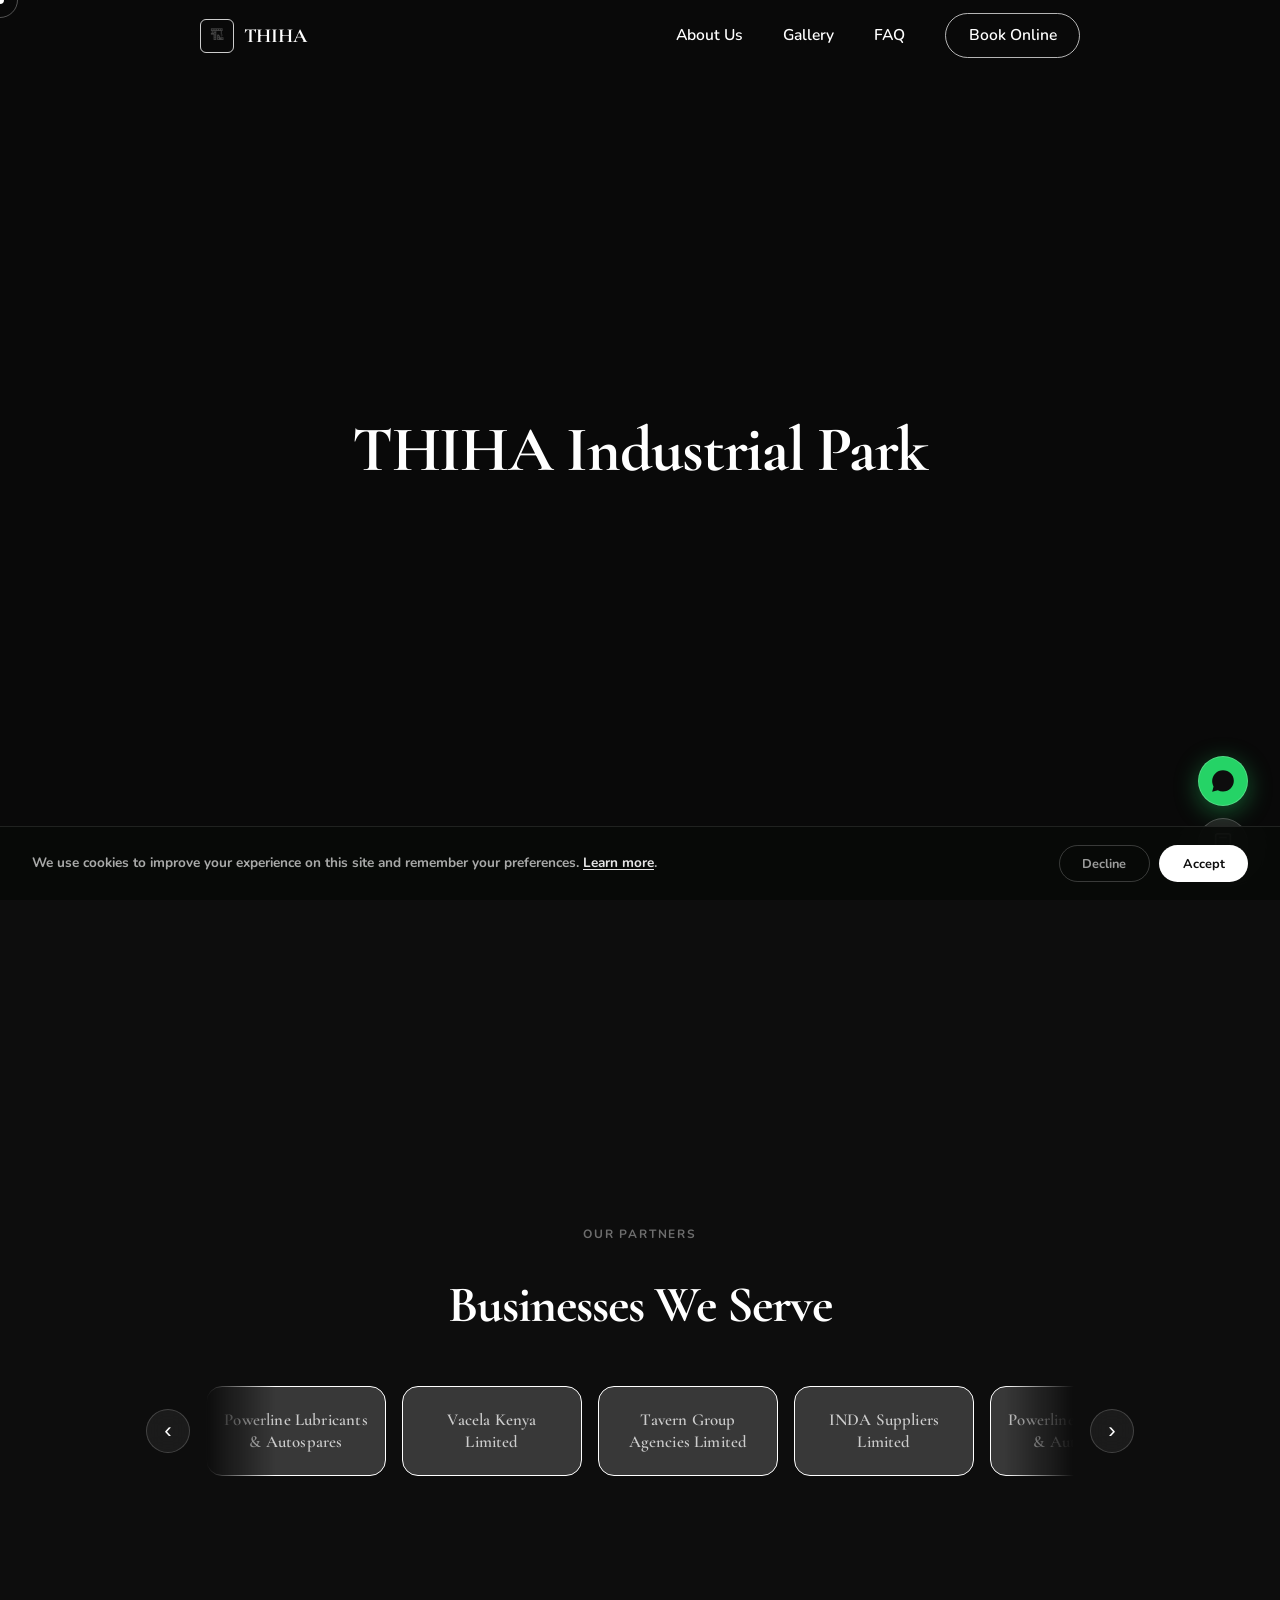
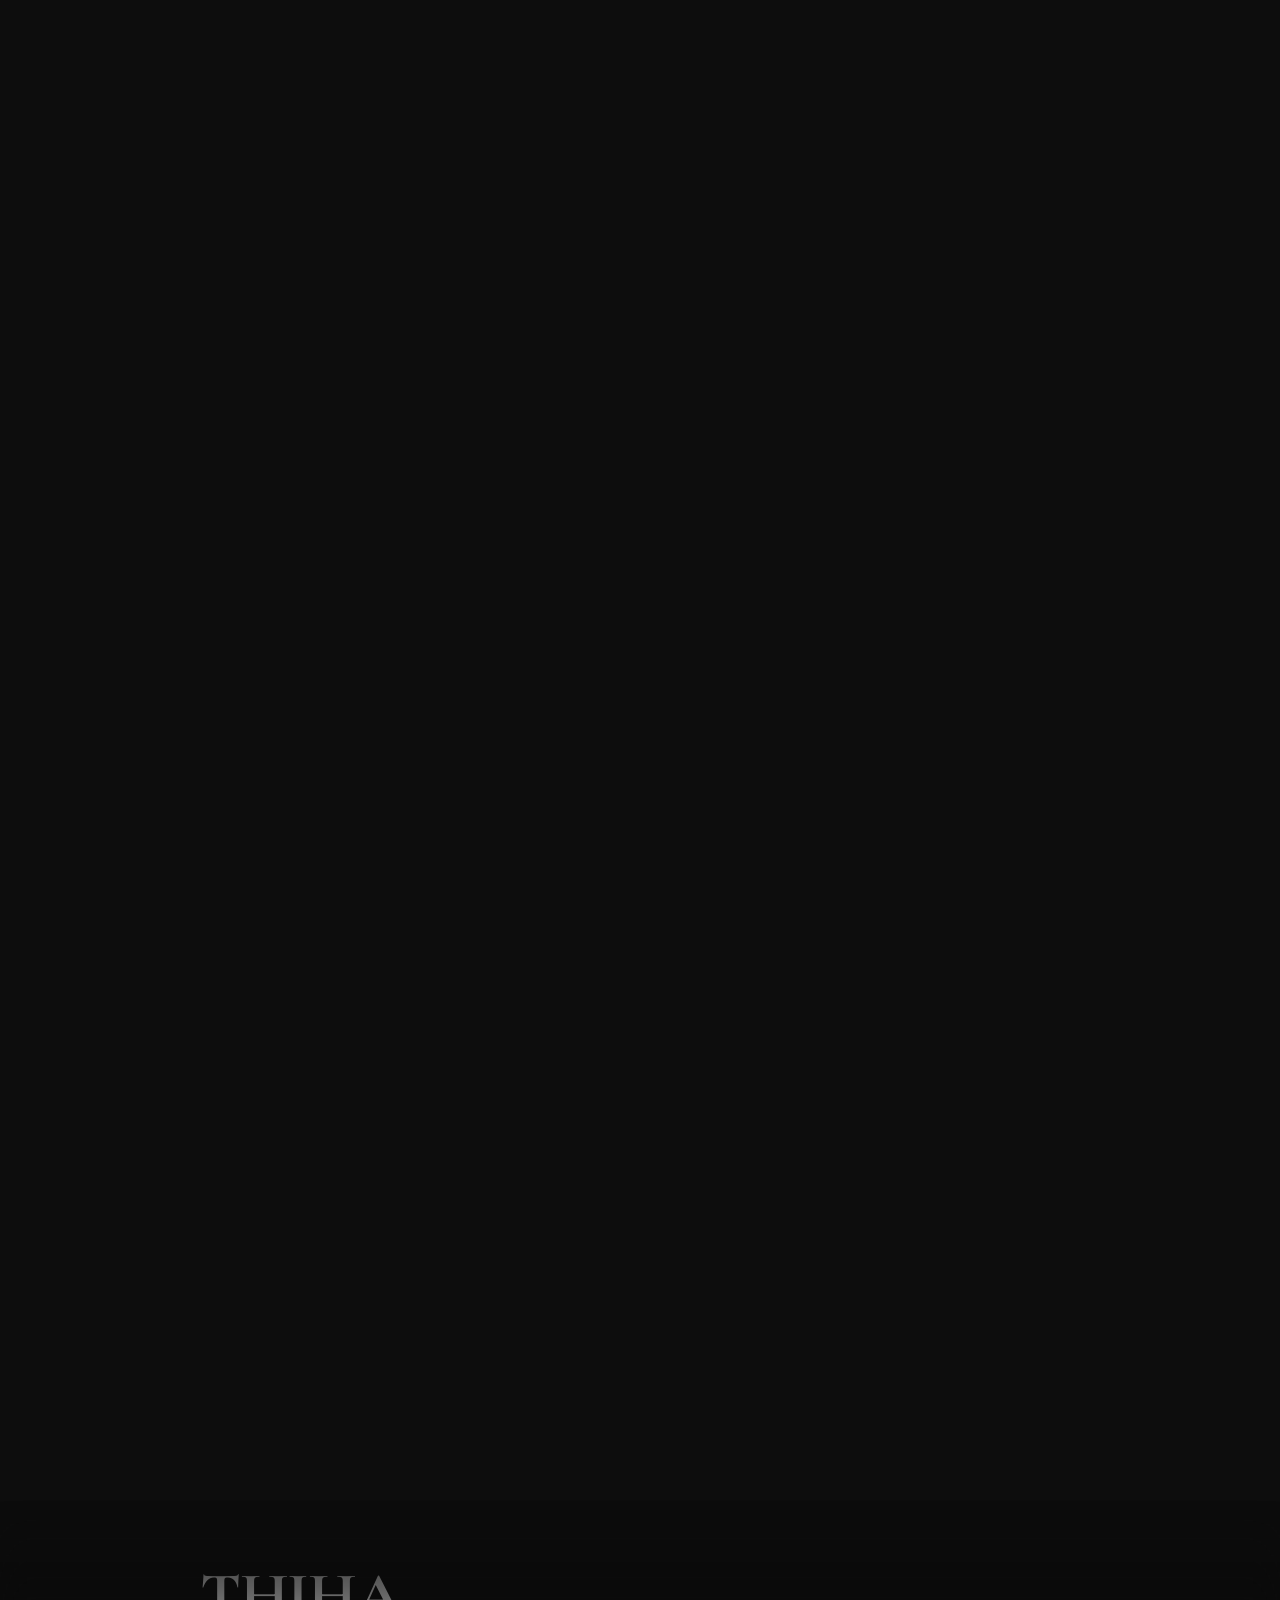
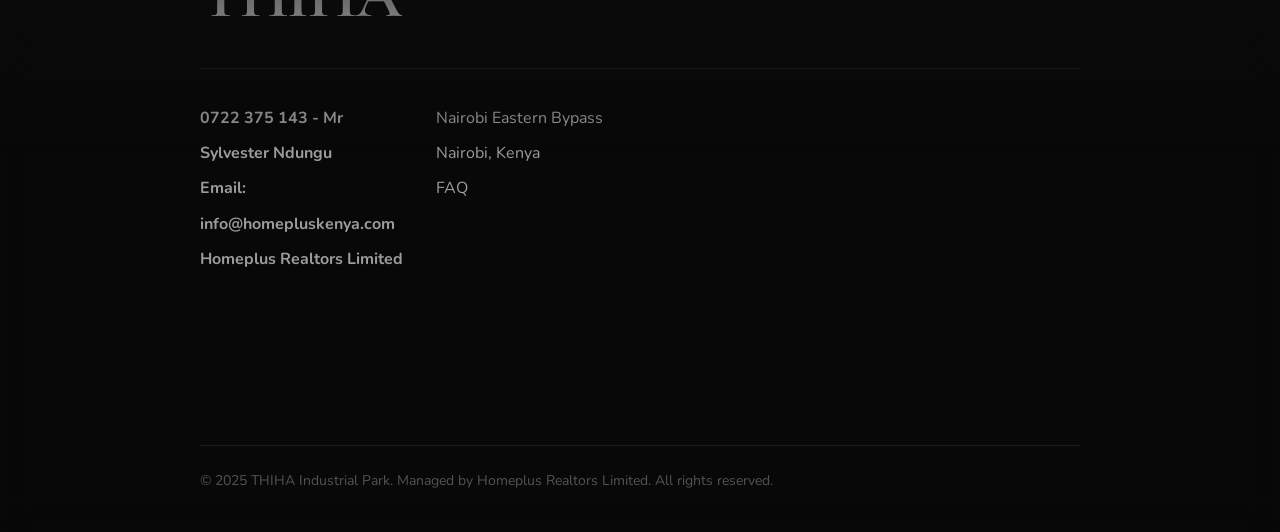
<file: index.html>
<!DOCTYPE html>
<html lang="en">
<head>
  <meta charset="UTF-8" />
  <meta name="viewport" content="width=device-width, initial-scale=1.0" />
  <meta name="description" content="THIHA Warehouses — Comprehensive warehouse storage, logistics management, and inventory solutions." />
  <title>THIHA Warehouses | Your Warehouse Partner</title>
  <link rel="stylesheet" href="style.css" />
</head>
<body>

  <!-- ── Fixed Video Background ─────────────── -->
  <div class="video-bg">
    <video autoplay muted loop playsinline>
      <source src="images/DR4_web.mp4" type="video/mp4">
    </video>
    <div class="video-dim"></div>
  </div>

  <!-- ── Custom Cursor ──────────────────────── -->
  <div class="cursor"></div>
  <div class="cursor-follower"></div>
  <div class="spine-dot" id="spineDot"></div>
  <div class="spine-track">
    <div class="spine-fill" id="spineFill"></div>
  </div>

  <!-- ── Navigation ─────────────────────────── -->
  <nav class="nav">
    <div class="container">
      <a href="index.html" class="nav-logo">
        <div class="logo-icon">🏗</div>
        <span class="wordmark">THIHA</span>
      </a>
      <ul class="nav-links">
        <li class="nav-item"><a href="about-us.html">About Us</a></li>
        <li class="nav-item"><a href="gallery.html">Gallery</a></li>
        <li class="nav-item nav-has-dropdown">
          <a href="faq.html" class="nav-dropdown-trigger">FAQ</a>
          <div class="nav-dropdown">
            <div class="nav-dropdown-group">
              <span class="nav-dropdown-category">General</span>
              <a href="faq.html#what-is-thiha" class="nav-dropdown-item">What is THIHA Warehouses?</a>
              <a href="faq.html#what-businesses" class="nav-dropdown-item">What types of businesses does THIHA work with?</a>
              <a href="faq.html#where-located" class="nav-dropdown-item">Where is THIHA Warehouses located?</a>
            </div>
            <div class="nav-dropdown-group">
              <span class="nav-dropdown-category">Storage</span>
              <a href="faq.html#storage-options" class="nav-dropdown-item">What storage options are available?</a>
              <a href="faq.html#scale-storage" class="nav-dropdown-item">Can I scale my storage up or down?</a>
              <a href="faq.html#inventory-secure" class="nav-dropdown-item">How is my inventory kept secure?</a>
            </div>
            <div class="nav-dropdown-group">
              <span class="nav-dropdown-category">Getting Started</span>
              <a href="faq.html#get-started" class="nav-dropdown-item">How do I get started?</a>
              <a href="faq.html#onboarding-time" class="nav-dropdown-item">How long does onboarding take?</a>
              <a href="faq.html#minimum-contract" class="nav-dropdown-item">Is there a minimum contract term?</a>
            </div>
          </div>
        </li>
        <li class="nav-item nav-has-dropdown">
          <a href="book-online.html" class="btn btn-nav nav-dropdown-trigger">Book Online</a>
          <div class="nav-dropdown nav-dropdown-right">
            <p class="nav-dropdown-heading">Get in Touch</p>
            <div class="nav-dropdown-contacts">
              <div class="nav-dropdown-contact-item">
                <span>📞</span>
                <span>0722 375 143 — Mr Sylvester Ndungu</span>
              </div>
              <div class="nav-dropdown-contact-item">
                <span>✉️</span>
                <span>info@homepluskenya.com</span>
              </div>
              <div class="nav-dropdown-contact-item">
                <span>📍</span>
                <span><a href="#contact">Nairobi Eastern Bypass, Nairobi</a></span>
              </div>
              <div class="nav-dropdown-contact-item">
                <span>🕐</span>
                <span>Response within 1 business day</span>
              </div>
            </div>
            <a href="book-online.html#enquiry-form" class="nav-dropdown-cta">Send an Enquiry →</a>
          </div>
        </li>
      </ul>
      <button class="nav-toggle" aria-label="Toggle menu">
        <span></span><span></span><span></span>
      </button>
    </div>
  </nav>

  <!-- ── Hero ───────────────────────────────── -->
  <section class="hero">
    <div class="hero-content">
      <h1>THIHA Industrial Park</h1>
    </div>
  </section>

  <!-- ── Scrolling Sections Stage ───────────── -->
  <div class="sections-scroll" id="sectionsScroll">
    <div class="sections-stage">
      <div class="stage-box">

        <!-- Panel 1: Who We Are -->
        <div class="section-panel">
          <h2>Who We Are</h2>
          <p class="panel-lead">THIHA Warehouses has established itself as a leader in providing tailored warehouse solutions, ensuring optimal storage and logistics management for businesses of all sizes.</p>
          <a href="about-us.html" class="btn btn-outline-light">Find Out More</a>
        </div>

        <!-- Panel 2: Services -->
        <div class="section-panel">
          <h2>Our Services</h2>
          <p class="panel-body">Explore our tailored services designed to meet your warehouse and logistics needs.</p>
          <div class="panel-cards">
            <div class="panel-card fly-left">
              <span class="service-asterisk">✳&#xFE0E;</span>
              <h3>Storage Solutions</h3>
              <p>Versatile storage options that cater to diverse inventory requirements.</p>
            </div>
            <div class="panel-card fly-right">
              <span class="service-asterisk">✳&#xFE0E;</span>
              <h3>Logistics Management</h3>
              <p>Efficient logistics solutions to streamline your supply chain.</p>
            </div>
            <div class="panel-card fly-left">
              <span class="service-asterisk">✳&#xFE0E;</span>
              <h3>Inventory Control</h3>
              <p>Advanced inventory management for real-time tracking and control.</p>
            </div>
            <div class="panel-card fly-right">
              <span class="service-asterisk">✳&#xFE0E;</span>
              <h3>Customized Solutions</h3>
              <p>Bespoke services to meet specific warehouse challenges.</p>
            </div>
          </div>
        </div>

        <!-- Panel 3: Industries -->
        <div class="section-panel">
          <h2>Industries We Serve</h2>
          <div class="panel-industries">
            <div class="panel-industry">
              <h3>Retail</h3>
              <p>Warehousing solutions that support retail operations and inventory management.</p>
            </div>
            <div class="panel-industry">
              <h3>E-commerce</h3>
              <p>Efficient warehousing and distribution to enhance e-commerce performance.</p>
            </div>
            <div class="panel-industry">
              <h3>Manufacturing</h3>
              <p>Services that support manufacturing processes and supply chain efficiency.</p>
            </div>
          </div>
          <div class="panel-infographic" id="industriesInfographic">
            <svg viewBox="0 0 560 480" xmlns="http://www.w3.org/2000/svg" class="infographic-svg">
              <line class="inf-line" x1="110" y1="110" x2="280" y2="270"
                stroke="rgba(255,255,255,0.5)" stroke-width="1.5"
                stroke-dasharray="240" stroke-dashoffset="240"/>
              <line class="inf-line" x1="280" y1="80" x2="280" y2="270"
                stroke="rgba(255,255,255,0.5)" stroke-width="1.5"
                stroke-dasharray="190" stroke-dashoffset="190"/>
              <line class="inf-line" x1="450" y1="110" x2="280" y2="270"
                stroke="rgba(255,255,255,0.5)" stroke-width="1.5"
                stroke-dasharray="240" stroke-dashoffset="240"/>
              <g class="inf-icon" style="transition-delay:0s">
                <circle cx="110" cy="88" r="56" fill="rgba(255,255,255,0.08)" stroke="rgba(255,255,255,0.4)" stroke-width="1.5"/>
                <rect x="86" y="82" width="48" height="36" rx="3" fill="none" stroke="rgba(255,255,255,0.8)" stroke-width="2"/>
                <path d="M96 82 C96 66 124 66 124 82" fill="none" stroke="rgba(255,255,255,0.8)" stroke-width="2" stroke-linecap="round"/>
                <text x="110" y="166" text-anchor="middle" font-size="10" fill="rgba(255,255,255,0.7)" font-family="Nunito, sans-serif" font-weight="700" letter-spacing="0.08em">RETAIL</text>
              </g>
              <g class="inf-icon" style="transition-delay:0.15s">
                <circle cx="280" cy="62" r="56" fill="rgba(255,255,255,0.08)" stroke="rgba(255,255,255,0.4)" stroke-width="1.5"/>
                <rect x="254" y="42" width="52" height="34" rx="3" fill="none" stroke="rgba(255,255,255,0.8)" stroke-width="2"/>
                <rect x="258" y="46" width="44" height="22" rx="1" fill="rgba(255,255,255,0.1)"/>
                <path d="M244 76 L316 76" stroke="rgba(255,255,255,0.8)" stroke-width="2" stroke-linecap="round"/>
                <text x="280" y="142" text-anchor="middle" font-size="10" fill="rgba(255,255,255,0.7)" font-family="Nunito, sans-serif" font-weight="700" letter-spacing="0.08em">E-COMMERCE</text>
              </g>
              <g class="inf-icon" style="transition-delay:0.3s">
                <circle cx="450" cy="88" r="56" fill="rgba(255,255,255,0.08)" stroke="rgba(255,255,255,0.4)" stroke-width="1.5"/>
                <circle cx="450" cy="88" r="20" fill="none" stroke="rgba(255,255,255,0.8)" stroke-width="2"/>
                <circle cx="450" cy="88" r="7" fill="rgba(255,255,255,0.8)"/>
                <path d="M450 60 L450 68 M450 108 L450 116 M422 88 L430 88 M470 88 L478 88 M429 67 L435 73 M465 103 L471 109 M471 67 L465 73 M435 103 L429 109"
                  stroke="rgba(255,255,255,0.8)" stroke-width="2.5" stroke-linecap="round"/>
                <text x="450" y="166" text-anchor="middle" font-size="10" fill="rgba(255,255,255,0.7)" font-family="Nunito, sans-serif" font-weight="700" letter-spacing="0.08em">MANUFACTURING</text>
              </g>
              <g class="inf-warehouse">
                <rect x="128" y="264" width="304" height="4" rx="2" fill="rgba(255,255,255,0.06)"/>
                <rect x="130" y="268" width="300" height="140" rx="6" fill="rgba(255,255,255,0.06)" stroke="rgba(255,255,255,0.3)" stroke-width="2"/>
                <polygon points="280,242 120,270 440,270" fill="rgba(255,255,255,0.04)" stroke="rgba(255,255,255,0.3)" stroke-width="2"/>
                <line x1="280" y1="242" x2="280" y2="268" stroke="rgba(255,255,255,0.3)" stroke-width="1.5" stroke-dasharray="4 3"/>
                <rect x="246" y="328" width="68" height="80" rx="3" fill="none" stroke="rgba(255,255,255,0.4)" stroke-width="1.8"/>
                <line x1="280" y1="328" x2="280" y2="408" stroke="rgba(255,255,255,0.2)" stroke-width="1"/>
                <rect x="148" y="284" width="52" height="38" rx="3" fill="none" stroke="rgba(255,255,255,0.3)" stroke-width="1.5"/>
                <rect x="360" y="284" width="52" height="38" rx="3" fill="none" stroke="rgba(255,255,255,0.3)" stroke-width="1.5"/>
                <rect x="148" y="336" width="70" height="48" rx="3" fill="none" stroke="rgba(255,255,255,0.2)" stroke-width="1.2"/>
                <rect x="342" y="336" width="70" height="48" rx="3" fill="none" stroke="rgba(255,255,255,0.2)" stroke-width="1.2"/>
                <line x1="110" y1="408" x2="450" y2="408" stroke="rgba(255,255,255,0.15)" stroke-width="1.5"/>
                <text x="280" y="432" text-anchor="middle" font-size="11" fill="rgba(255,255,255,0.9)" font-family="Nunito, sans-serif" font-weight="800" letter-spacing="0.12em">THIHA INDUSTRIAL PARK</text>
                <text x="280" y="452" text-anchor="middle" font-size="9" fill="rgba(255,255,255,0.5)" font-family="Nunito, sans-serif" font-weight="500" letter-spacing="0.08em">NAIROBI EASTERN BYPASS</text>
              </g>
            </svg>
          </div>
        </div>

        <!-- Panel 4: Why Choose Us -->
        <div class="section-panel">
          <h2>Why Choose Us</h2>
          <div class="panel-why">
            <div class="panel-why-item">
              <span class="why-number">01</span>
              <span class="why-name">Security</span>
              <span class="why-sub">24/7 Protection</span>
            </div>
            <div class="panel-why-item">
              <span class="why-number">02</span>
              <span class="why-name">Expertise</span>
              <span class="why-sub">Industry Knowledge</span>
            </div>
            <div class="panel-why-item">
              <span class="why-number">03</span>
              <span class="why-name">Reliability</span>
              <span class="why-sub">Consistent Service</span>
            </div>
            <div class="panel-why-item">
              <span class="why-number">04</span>
              <span class="why-name">Support</span>
              <span class="why-sub">Customer-Centric Approach</span>
            </div>
          </div>
        </div>

        <!-- Panel 5: Partners Carousel -->
        <div class="section-panel">
          <p class="panel-label">Our Partners</p>
          <h2>Businesses We Serve</h2>
          <div class="partners-carousel" id="partnersCarousel">
            <button class="partners-arrow partners-arrow-left" id="partnersPrev" aria-label="Previous">‹</button>
            <div class="partners-track-wrap">
              <div class="partners-track" id="partnersTrack">
                <div class="partner-card">
                  <a href="https://powerline.co.ke/" target="_blank" rel="noopener" class="partner-name">Powerline Lubricants &amp; Autospares</a>
                </div>
                <div class="partner-card"><span class="partner-name">Vacela Kenya Limited</span></div>
                <div class="partner-card"><span class="partner-name">Tavern Group Agencies Limited</span></div>
                <div class="partner-card">
                  <a href="https://www.indafitness.co.ke/" target="_blank" rel="noopener" class="partner-name">INDA Suppliers Limited</a>
                </div>
                <div class="partner-card">
                  <a href="https://powerline.co.ke/" target="_blank" rel="noopener" class="partner-name">Powerline Lubricants &amp; Autospares</a>
                </div>
                <div class="partner-card"><span class="partner-name">Vacela Kenya Limited</span></div>
                <div class="partner-card"><span class="partner-name">Tavern Group Agencies Limited</span></div>
                <div class="partner-card">
                  <a href="https://www.indafitness.co.ke/" target="_blank" rel="noopener" class="partner-name">INDA Suppliers Limited</a>
                </div>
              </div>
            </div>
            <button class="partners-arrow partners-arrow-right" id="partnersNext" aria-label="Next">›</button>
          </div>
        </div>

      </div>
    </div>
  </div>

  <!-- ── Footer ─────────────────────────────── -->
  <footer class="footer" id="contact">
    <div class="container">
      <div class="footer-top">
        <div class="footer-brand">THIHA</div>
      </div>
      <div class="footer-info">
        <div class="footer-col">
          <p>0722 375 143 - Mr Sylvester Ndungu</p>
          <p>Email: info@homepluskenya.com</p>
          <p>Homeplus Realtors Limited</p>
        </div>
        <div class="footer-col">
          <a href="#contact">Nairobi Eastern Bypass</a>
          <a href="#contact">Nairobi, Kenya</a>
          <a href="faq.html">FAQ</a>
        </div>
        <div class="footer-col footer-map">
          <iframe
            src="https://www.google.com/maps?q=QXCQ%2BGF+Nairobi+Kenya&output=embed"
            width="100%"
            style="border:0; border-radius:10px;"
            allowfullscreen=""
            loading="lazy"
            referrerpolicy="no-referrer-when-downgrade">
          </iframe>
        </div>
      </div>
      <div class="footer-bottom">
        © 2025 THIHA Industrial Park. Managed by Homeplus Realtors Limited. All rights reserved.
      </div>
    </div>
  </footer>

  <script src="main.js"></script>

  <!-- ── Floating Action Cluster ────────────── -->
  <div class="fab-cluster">
    <a href="https://wa.me/254722375143?text=Hi%20THIHA%2C%20I%27d%20like%20to%20know%20more%20about%20your%20storage%20options."
      target="_blank" rel="noopener" class="fab-btn fab-whatsapp" aria-label="Chat on WhatsApp">
      <svg viewBox="0 0 24 24" width="26" height="26" fill="currentColor"><path d="M17.5 14.4c-.3-.1-1.7-.8-2-.9-.3-.1-.5-.1-.7.1-.2.3-.7.9-.9 1-.2.2-.4.2-.7.1-1-.4-2-1.1-2.8-2-.7-.8-1.2-1.6-1.5-2.3-.1-.3 0-.5.1-.7l.4-.5c.1-.2.2-.4.1-.6-.1-.2-.6-1.5-.8-2-.2-.5-.4-.4-.6-.4h-.5c-.2 0-.5.1-.7.3-.3.3-1 1-1 2.3 0 1.4 1 2.7 1.1 2.9.1.2 1.6 2.5 4 3.5 2 .8 2.4.7 2.8.6.4-.1 1.3-.5 1.5-1 .2-.5.2-.9.1-1zM12 2C6.5 2 2 6.5 2 12c0 1.8.5 3.5 1.3 5L2 22l5.2-1.4c1.4.7 3 1.1 4.8 1.1 5.5 0 10-4.5 10-10S17.5 2 12 2z"/></svg>
    </a>
    <button class="fab-btn fab-calc" id="fabCalcBtn" aria-label="Calculate your space needs">
      <svg viewBox="0 0 24 24" width="22" height="22" fill="none" stroke="currentColor" stroke-width="1.8"><rect x="4" y="2" width="16" height="20" rx="2"/><line x1="8" y1="6" x2="16" y2="6"/><line x1="8" y1="10" x2="8" y2="10.5"/><line x1="12" y1="10" x2="12" y2="10.5"/><line x1="16" y1="10" x2="16" y2="10.5"/><line x1="8" y1="14" x2="8" y2="14.5"/><line x1="12" y1="14" x2="12" y2="14.5"/><line x1="16" y1="14" x2="16" y2="14.5"/><line x1="8" y1="18" x2="8" y2="18.5"/><line x1="12" y1="18" x2="12" y2="18.5"/></svg>
    </button>
  </div>

  <!-- ── Space Calculator Modal ──────────────── -->
  <div class="calc-modal" id="calcModal">
    <div class="calc-modal-inner">
      <button class="calc-close" id="calcClose" aria-label="Close calculator">×</button>
      <p class="calc-eyebrow">Space Calculator</p>
      <h3 class="calc-title">How Much Space Do You Need?</h3>
      <p class="calc-sub">Each of our storage floors covers 5000 sq ft. Estimate your requirement below.</p>

      <div class="calc-input-row">
        <label for="calcPallets">Number of pallets</label>
        <input type="range" id="calcPallets" min="1" max="300" value="60" step="1"/>
        <span class="calc-input-value" id="calcPalletsVal">60</span>
      </div>

      <div class="calc-result">
        <div class="calc-result-figure">
          <span class="calc-result-number" id="calcSqft">320</span>
          <span class="calc-result-unit">sq ft estimated</span>
        </div>
      </div>

      <div class="calc-bars">
        <div class="calc-bar-row">
          <div class="calc-bar-label">
            <span>Ground Floor Storage</span>
            <span id="calcGroundPct">0%</span>
          </div>
          <div class="calc-bar-track"><div class="calc-bar-fill" id="calcGroundFill"></div></div>
        </div>
        <div class="calc-bar-row">
          <div class="calc-bar-label">
            <span>First Floor Open Storage</span>
            <span id="calcFirstPct">0%</span>
          </div>
          <div class="calc-bar-track"><div class="calc-bar-fill calc-bar-fill-alt" id="calcFirstFill"></div></div>
        </div>
      </div>

      <p class="calc-note" id="calcNote">Comfortably fits within our Ground Floor Storage with room to grow.</p>

      <a href="book-online.html" class="btn btn-outline-light calc-cta">Get a Tailored Quote</a>
    </div>
  </div>

  <!-- ── Cookie Consent Banner ───────────────── -->
  <div class="cookie-banner" id="cookieBanner">
    <p class="cookie-text">We use cookies to improve your experience on this site and remember your preferences. <a href="#contact">Learn more</a>.</p>
    <div class="cookie-actions">
      <button class="cookie-btn cookie-decline" id="cookieDecline">Decline</button>
      <button class="cookie-btn cookie-accept" id="cookieAccept">Accept</button>
    </div>
  </div>
</body>
</html>
</file>
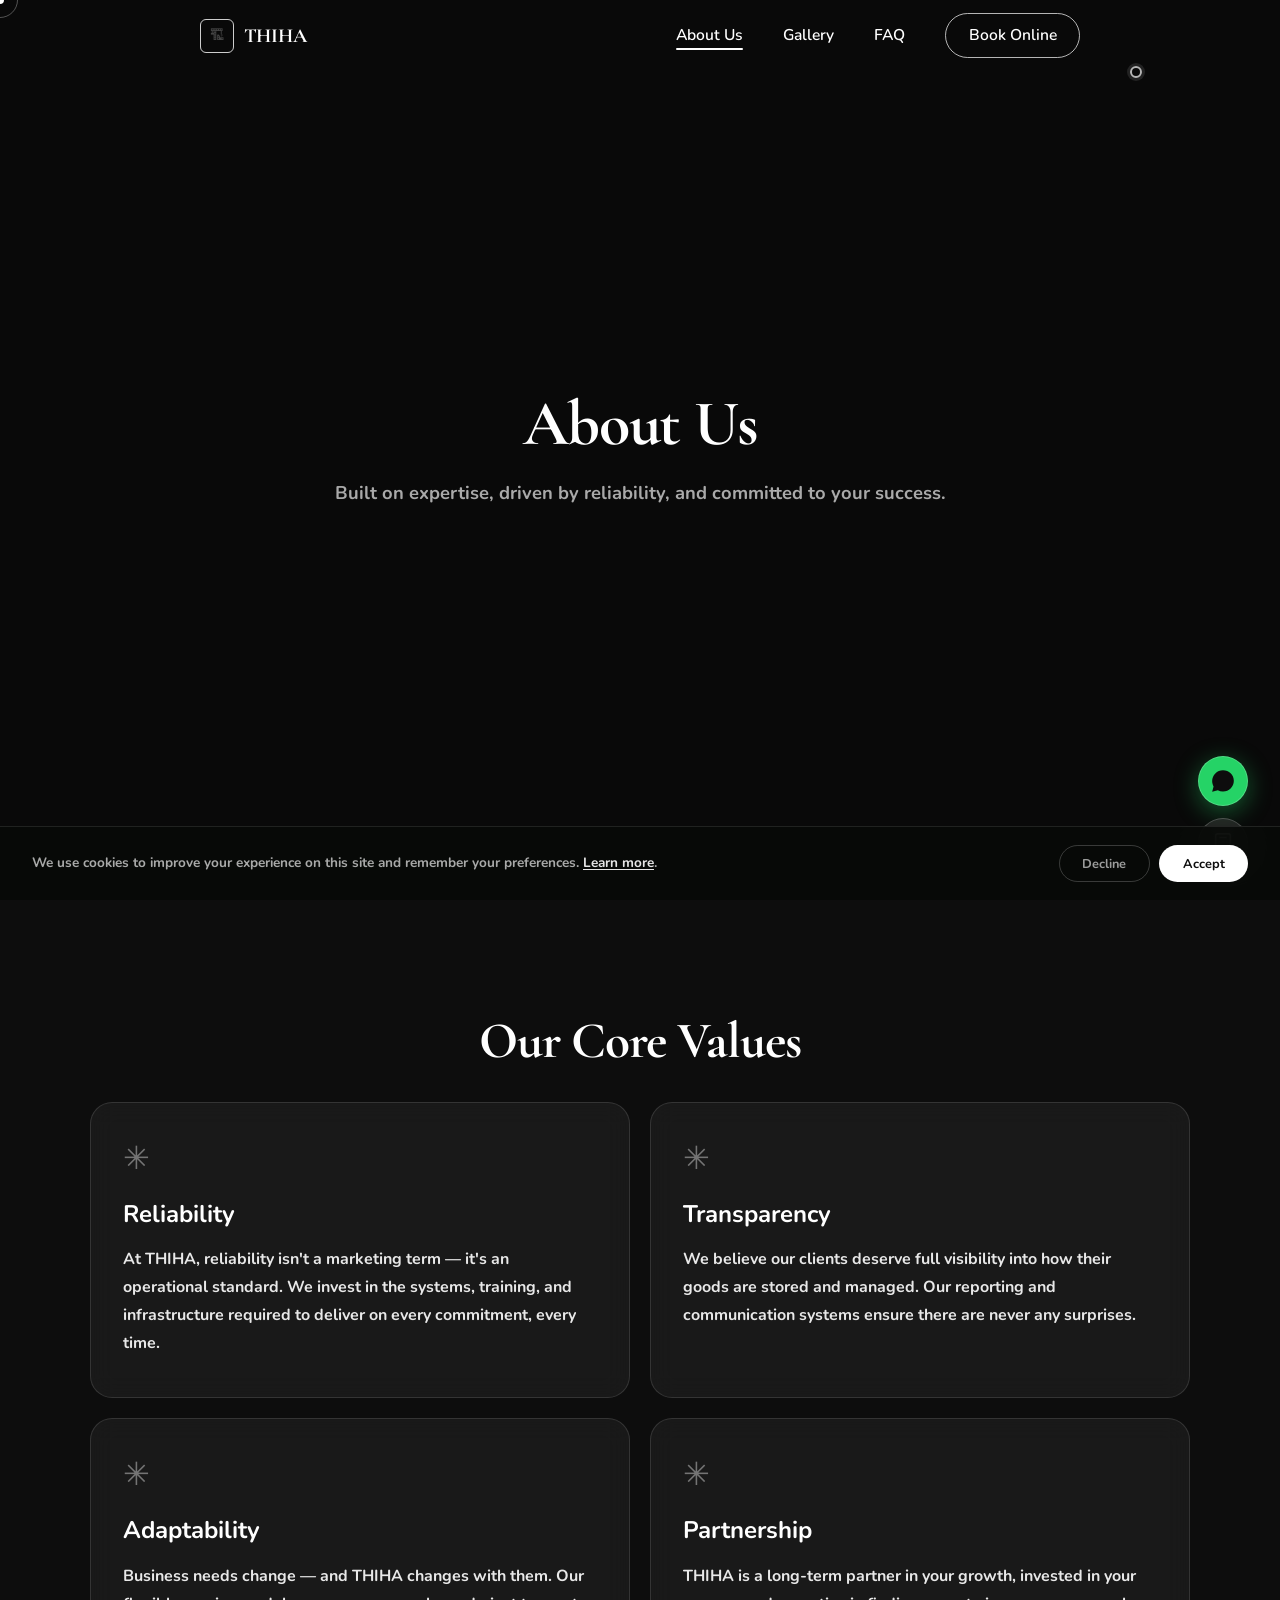
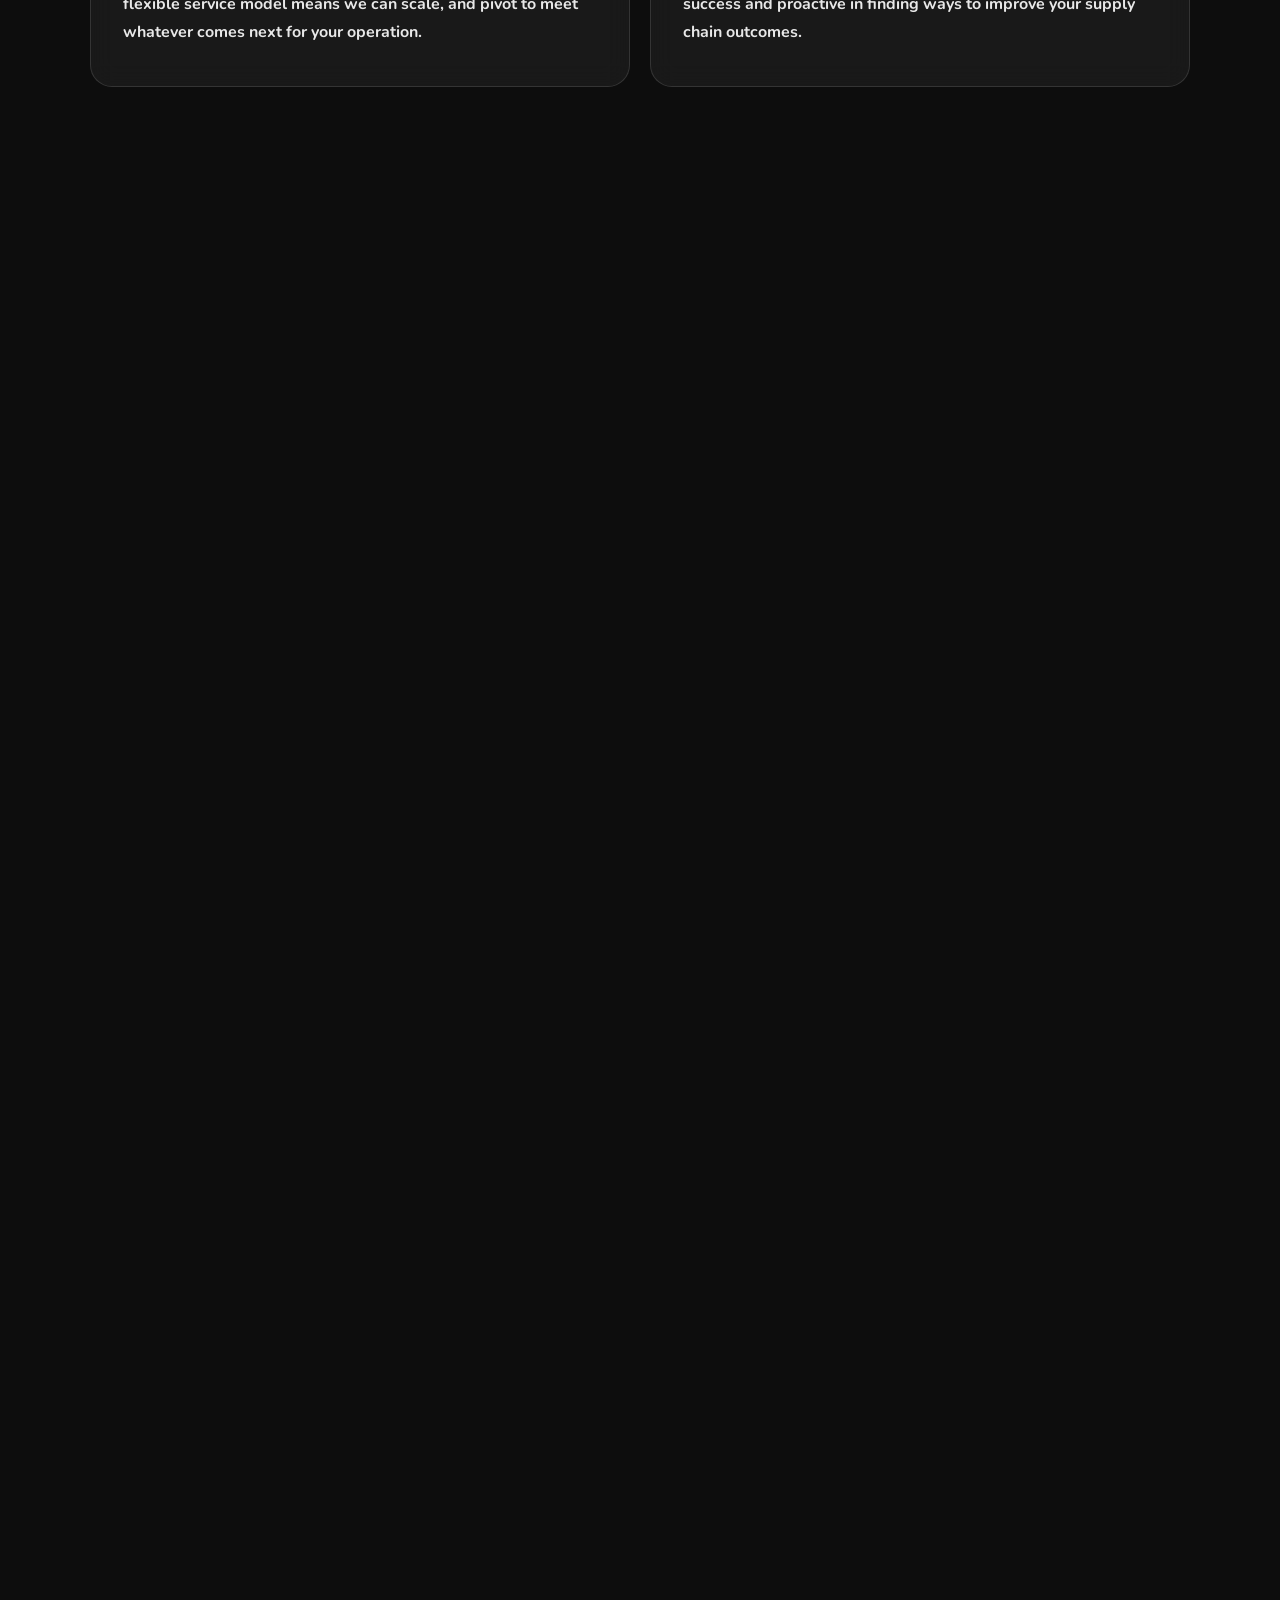
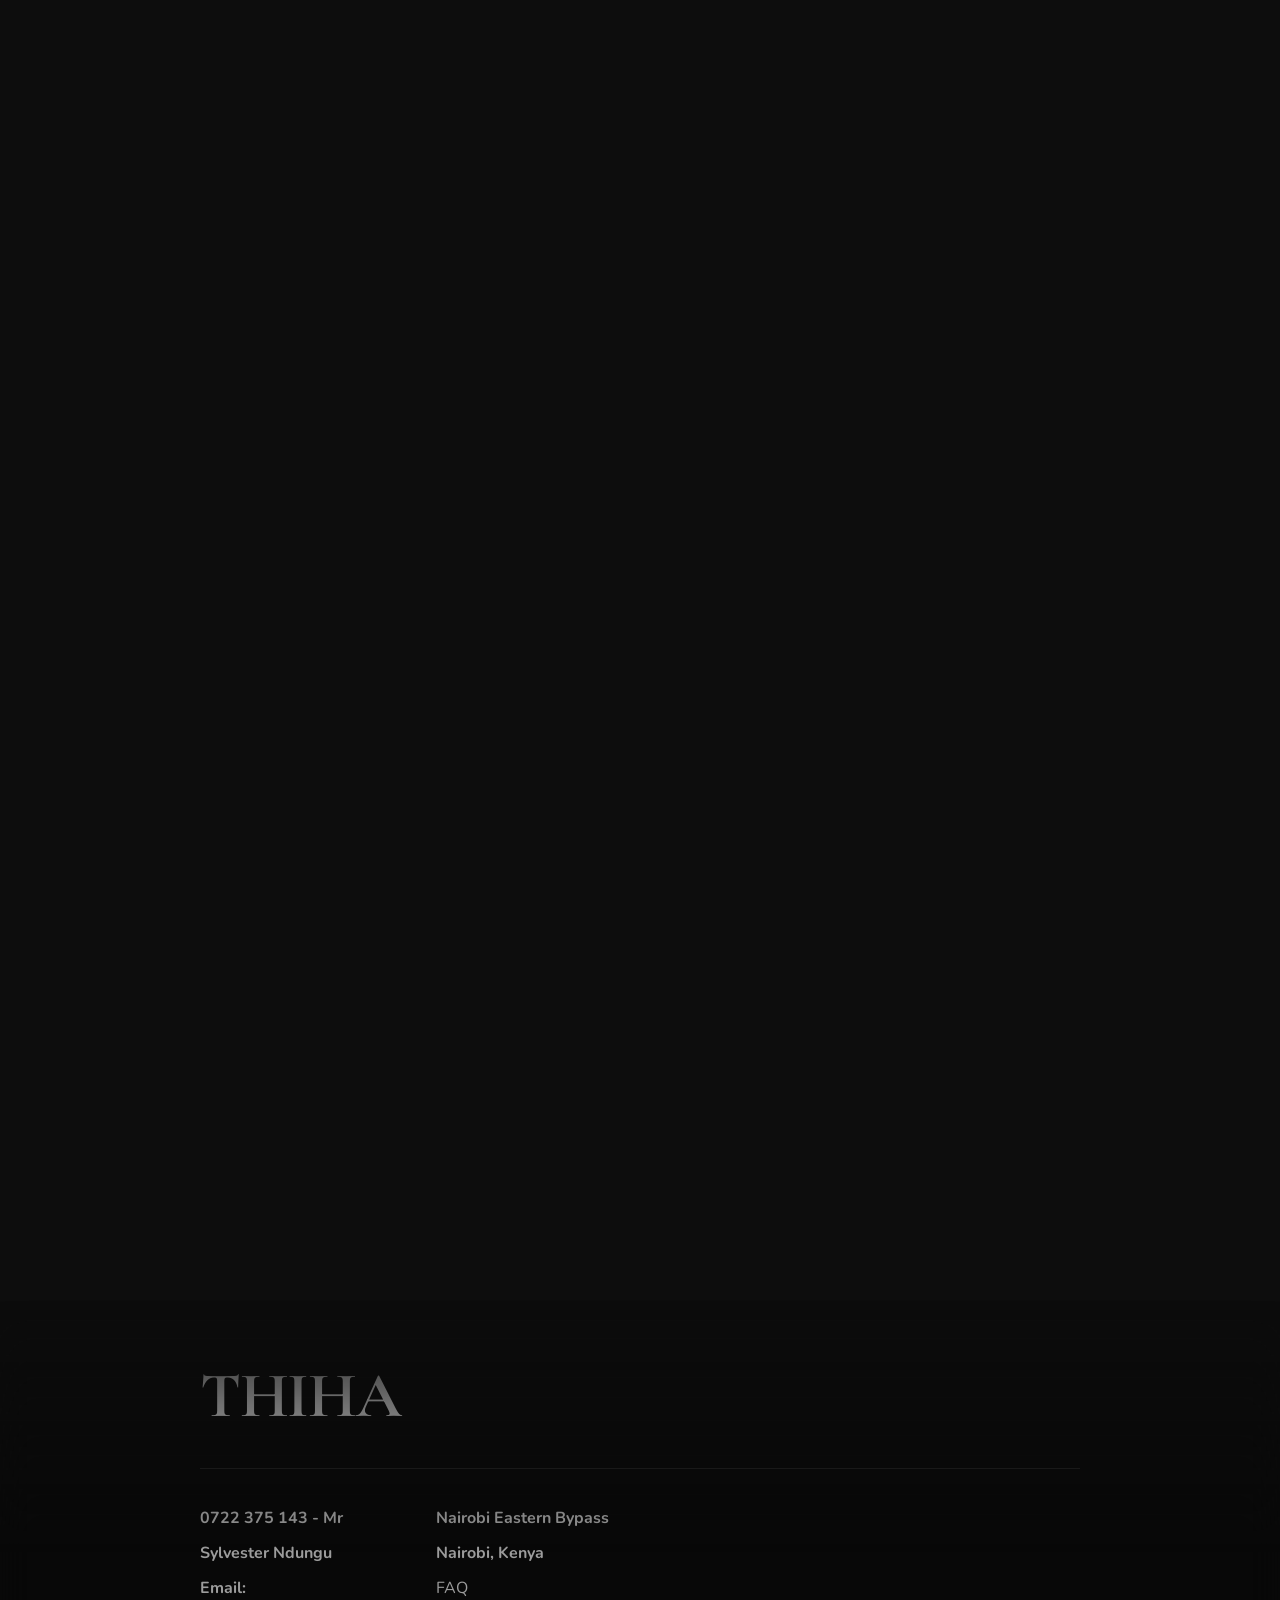
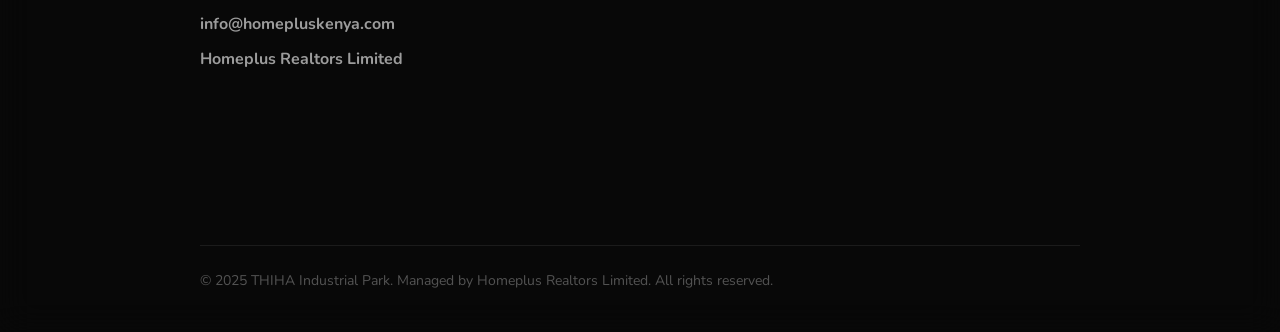
<file: about-us.html>
<!DOCTYPE html>
<html lang="en">
<head>
  <meta charset="UTF-8" />
  <meta name="viewport" content="width=device-width, initial-scale=1.0" />
  <meta name="description" content="Meet the team behind THIHA Warehouses — experienced professionals dedicated to delivering reliable storage and logistics solutions." />
  <title>About Us | THIHA Warehouses</title>
  <link rel="stylesheet" href="style.css" />
</head>
<body>

  <div class="video-bg">
    <video autoplay muted loop playsinline>
      <source src="images/DR4_web.mp4" type="video/mp4">
    </video>
    <div class="video-dim"></div>
  </div>

  <div class="cursor"></div>
  <div class="cursor-follower"></div>
  <div class="spine-dot" id="spineDot"></div>
  <div class="spine-track">
    <div class="spine-fill" id="spineFill"></div>
  </div>

 <!-- ── Navigation ─────────────────────────── -->
  <nav class="nav">
    <div class="container">
      <a href="index.html" class="nav-logo">
        <div class="logo-icon">🏗</div>
        <span class="wordmark">THIHA</span>
      </a>
      <ul class="nav-links">
        <li class="nav-item"><a href="about-us.html">About Us</a></li>
        <li class="nav-item"><a href="gallery.html">Gallery</a></li>
        <li class="nav-item nav-has-dropdown">
          <a href="faq.html" class="nav-dropdown-trigger">FAQ</a>
          <div class="nav-dropdown">
            <div class="nav-dropdown-group">
              <span class="nav-dropdown-category">General</span>
              <a href="faq.html#what-is-thiha" class="nav-dropdown-item">What is THIHA Warehouses?</a>
              <a href="faq.html#what-businesses" class="nav-dropdown-item">What types of businesses does THIHA work with?</a>
              <a href="faq.html#where-located" class="nav-dropdown-item">Where is THIHA Warehouses located?</a>
            </div>
            <div class="nav-dropdown-group">
              <span class="nav-dropdown-category">Storage</span>
              <a href="faq.html#storage-options" class="nav-dropdown-item">What storage options are available?</a>
              <a href="faq.html#scale-storage" class="nav-dropdown-item">Can I scale my storage up or down?</a>
              <a href="faq.html#inventory-secure" class="nav-dropdown-item">How is my inventory kept secure?</a>
            </div>
            <div class="nav-dropdown-group">
              <span class="nav-dropdown-category">Getting Started</span>
              <a href="faq.html#get-started" class="nav-dropdown-item">How do I get started?</a>
              <a href="faq.html#onboarding-time" class="nav-dropdown-item">How long does onboarding take?</a>
              <a href="faq.html#minimum-contract" class="nav-dropdown-item">Is there a minimum contract term?</a>
            </div>
          </div>
        </li>
        <li class="nav-item nav-has-dropdown">
          <a href="book-online.html" class="btn btn-nav nav-dropdown-trigger">Book Online</a>
          <div class="nav-dropdown nav-dropdown-right">
            <p class="nav-dropdown-heading">Get in Touch</p>
            <div class="nav-dropdown-contacts">
              <div class="nav-dropdown-contact-item">
                <span>📞</span>
                <span>0722 375 143 — Mr Sylvester Ndungu</span>
              </div>
              <div class="nav-dropdown-contact-item">
                <span>✉️</span>
                <span>info@homepluskenya.com</span>
              </div>
              <div class="nav-dropdown-contact-item">
                <span>📍</span>
                <span><a href="#contact">Nairobi Eastern Bypass, Nairobi</a></span>
              </div>
              <div class="nav-dropdown-contact-item">
                <span>🕐</span>
                <span>Response within 1 business day</span>
              </div>
            </div>
            <a href="book-online.html#enquiry-form" class="nav-dropdown-cta">Send an Enquiry →</a>
          </div>
        </li>
      </ul>
      <button class="nav-toggle" aria-label="Toggle menu">
        <span></span><span></span><span></span>
      </button>
    </div>
  </nav>

  <!-- Hero -->
  <section class="about-hero">
    <div class="about-hero-inner">
      <h1 class="about-hero-title">About Us</h1>
      <p class="about-hero-sub">Built on expertise, driven by reliability, and committed to your success.</p>
    </div>
  </section>

  <!-- ── Scrolling Sections ─────────────────── -->
  <div class="about-sections-scroll" id="aboutSectionsScroll">
    <div class="about-sections-stage">
      <div class="about-stage-box">

        <!-- Panel 1: Mission -->
       <div class="about-panel">
          <div class="about-split">
            <div class="about-split-left">
              <h2 class="about-h2">Trusted Warehouse Solutions Since Day One</h2>
            </div>
            <div class="about-split-right">
              <div class="about-split-card">
                <p class="about-lead">THIHA Warehouses was founded on a simple conviction: that businesses deserve a <strong>warehouse partner</strong> they can <strong>genuinely rely on</strong>. From our first facility to the network we operate today, every decision we make is driven by that principle.</p>
              </div>
              <div class="about-split-card">
                <p class="about-body">We specialise in <strong>state-of-the-art storage</strong>, <strong>logistics coordination</strong>, and <strong>inventory management</strong> — tailored to meet the diverse and evolving needs of businesses across retail, e-commerce, and manufacturing. When your goods are with THIHA at <u><i><a href="#contact">Nairobi's Eastern Bypass</a></i></u>, they're in <strong>safe hands</strong>.</p>
              </div>
            </div>
          </div>
        </div>

        <!-- Panel 2: Values -->
        <div class="about-panel">
          <div class="about-stage about-stage-wide">
            <h2 class="about-h2">Our Core Values</h2>
            <div class="about-cards-grid">
              <div class="about-card about-fly-left">
                <span class="service-asterisk">✳&#xFE0E;</span>
                <h3 class="about-card-title">Reliability</h3>
                <p class="about-card-body">At THIHA, <strong>reliability isn't a marketing term</strong> — it's an operational standard. We invest in the <strong>systems, training, and infrastructure</strong> required to deliver on every commitment, every time.</p>
              </div>
              <div class="about-card about-fly-right">
                <span class="service-asterisk">✳&#xFE0E;</span>
                <h3 class="about-card-title">Transparency</h3>
                <p class="about-card-body">We believe our clients deserve <strong>full visibility</strong> into how their goods are stored and managed. Our <strong>reporting and communication systems</strong> ensure there are never any surprises.</p>
              </div>
              <div class="about-card about-fly-left">
                <span class="service-asterisk">✳&#xFE0E;</span>
                <h3 class="about-card-title">Adaptability</h3>
                <p class="about-card-body">Business needs change — and THIHA changes with them. Our <strong>flexible service model</strong> means we can <strong>scale, and pivot</strong> to meet whatever comes next for your operation.</p>
              </div>
              <div class="about-card about-fly-right">
                <span class="service-asterisk">✳&#xFE0E;</span>
                <h3 class="about-card-title">Partnership</h3>
                <p class="about-card-body">THIHA is a <strong>long-term partner</strong> in your growth, invested in your success and proactive in finding ways to <strong>improve your supply chain outcomes</strong>.</p>
              </div>
            </div>
          </div>
        </div>

      </div>

    </div>
  </div>

  <footer class="footer" id="contact">
    <div class="container">
      <div class="footer-top">
        <div class="footer-brand">THIHA</div>
      </div>
      <div class="footer-info">
        <div class="footer-col">
          <p>0722 375 143 - Mr Sylvester Ndungu</p>
          <p>Email: info@homepluskenya.com</p>
          <p>Homeplus Realtors Limited</p>
        </div>
        <div class="footer-col">
          <p>Nairobi Eastern Bypass</p>
          <p>Nairobi, Kenya</p>
          <a href="faq.html">FAQ</a>
        </div>
        <div class="footer-col footer-map">
          <iframe
            src="https://www.google.com/maps?q=QXCQ%2BGF+Nairobi+Kenya&output=embed"
            width="100%"
            style="border:0; border-radius:10px;"
            allowfullscreen=""
            loading="lazy"
            referrerpolicy="no-referrer-when-downgrade">
          </iframe>
        </div>
      </div>
      <div class="footer-bottom">
        © 2025 THIHA Industrial Park. Managed by Homeplus Realtors Limited. All rights reserved.
      </div>
    </div>
  </footer>

  <script src="main.js"></script>
  <!-- ── Floating Action Cluster ────────────── -->
  <div class="fab-cluster">
    <a href="https://wa.me/254722375143?text=Hi%20THIHA%2C%20I%27d%20like%20to%20know%20more%20about%20your%20storage%20options."
      target="_blank" rel="noopener" class="fab-btn fab-whatsapp" aria-label="Chat on WhatsApp">
      <svg viewBox="0 0 24 24" width="26" height="26" fill="currentColor"><path d="M17.5 14.4c-.3-.1-1.7-.8-2-.9-.3-.1-.5-.1-.7.1-.2.3-.7.9-.9 1-.2.2-.4.2-.7.1-1-.4-2-1.1-2.8-2-.7-.8-1.2-1.6-1.5-2.3-.1-.3 0-.5.1-.7l.4-.5c.1-.2.2-.4.1-.6-.1-.2-.6-1.5-.8-2-.2-.5-.4-.4-.6-.4h-.5c-.2 0-.5.1-.7.3-.3.3-1 1-1 2.3 0 1.4 1 2.7 1.1 2.9.1.2 1.6 2.5 4 3.5 2 .8 2.4.7 2.8.6.4-.1 1.3-.5 1.5-1 .2-.5.2-.9.1-1zM12 2C6.5 2 2 6.5 2 12c0 1.8.5 3.5 1.3 5L2 22l5.2-1.4c1.4.7 3 1.1 4.8 1.1 5.5 0 10-4.5 10-10S17.5 2 12 2z"/></svg>
    </a>
    <button class="fab-btn fab-calc" id="fabCalcBtn" aria-label="Calculate your space needs">
      <svg viewBox="0 0 24 24" width="22" height="22" fill="none" stroke="currentColor" stroke-width="1.8"><rect x="4" y="2" width="16" height="20" rx="2"/><line x1="8" y1="6" x2="16" y2="6"/><line x1="8" y1="10" x2="8" y2="10.5"/><line x1="12" y1="10" x2="12" y2="10.5"/><line x1="16" y1="10" x2="16" y2="10.5"/><line x1="8" y1="14" x2="8" y2="14.5"/><line x1="12" y1="14" x2="12" y2="14.5"/><line x1="16" y1="14" x2="16" y2="14.5"/><line x1="8" y1="18" x2="8" y2="18.5"/><line x1="12" y1="18" x2="12" y2="18.5"/></svg>
    </button>
  </div>

  <!-- ── Space Calculator Modal ──────────────── -->
  <div class="calc-modal" id="calcModal">
    <div class="calc-modal-inner">
      <button class="calc-close" id="calcClose" aria-label="Close calculator">×</button>
      <p class="calc-eyebrow">Space Calculator</p>
      <h3 class="calc-title">How Much Space Do You Need?</h3>
      <p class="calc-sub">Each of our storage floors covers 5000 sq ft. Estimate your requirement below.</p>

      <div class="calc-input-row">
        <label for="calcPallets">Number of pallets</label>
        <input type="range" id="calcPallets" min="1" max="300" value="60" step="1"/>
        <span class="calc-input-value" id="calcPalletsVal">60</span>
      </div>

      <div class="calc-result">
        <div class="calc-result-figure">
          <span class="calc-result-number" id="calcSqft">320</span>
          <span class="calc-result-unit">sq ft estimated</span>
        </div>
      </div>

      <div class="calc-bars">
        <div class="calc-bar-row">
          <div class="calc-bar-label">
            <span>Ground Floor Storage</span>
            <span id="calcGroundPct">0%</span>
          </div>
          <div class="calc-bar-track"><div class="calc-bar-fill" id="calcGroundFill"></div></div>
        </div>
        <div class="calc-bar-row">
          <div class="calc-bar-label">
            <span>First Floor Open Storage</span>
            <span id="calcFirstPct">0%</span>
          </div>
          <div class="calc-bar-track"><div class="calc-bar-fill calc-bar-fill-alt" id="calcFirstFill"></div></div>
        </div>
      </div>

      <p class="calc-note" id="calcNote">Comfortably fits within our Ground Floor Storage with room to grow.</p>

      <a href="book-online.html" class="btn btn-outline-light calc-cta">Get a Tailored Quote</a>
    </div>
  </div>

  <!-- ── Cookie Consent Banner ───────────────── -->
  <div class="cookie-banner" id="cookieBanner">
    <p class="cookie-text">We use cookies to improve your experience on this site and remember your preferences. <a href="#contact">Learn more</a>.</p>
    <div class="cookie-actions">
      <button class="cookie-btn cookie-decline" id="cookieDecline">Decline</button>
      <button class="cookie-btn cookie-accept" id="cookieAccept">Accept</button>
    </div>
  </div>
</body>
</html>
</file>
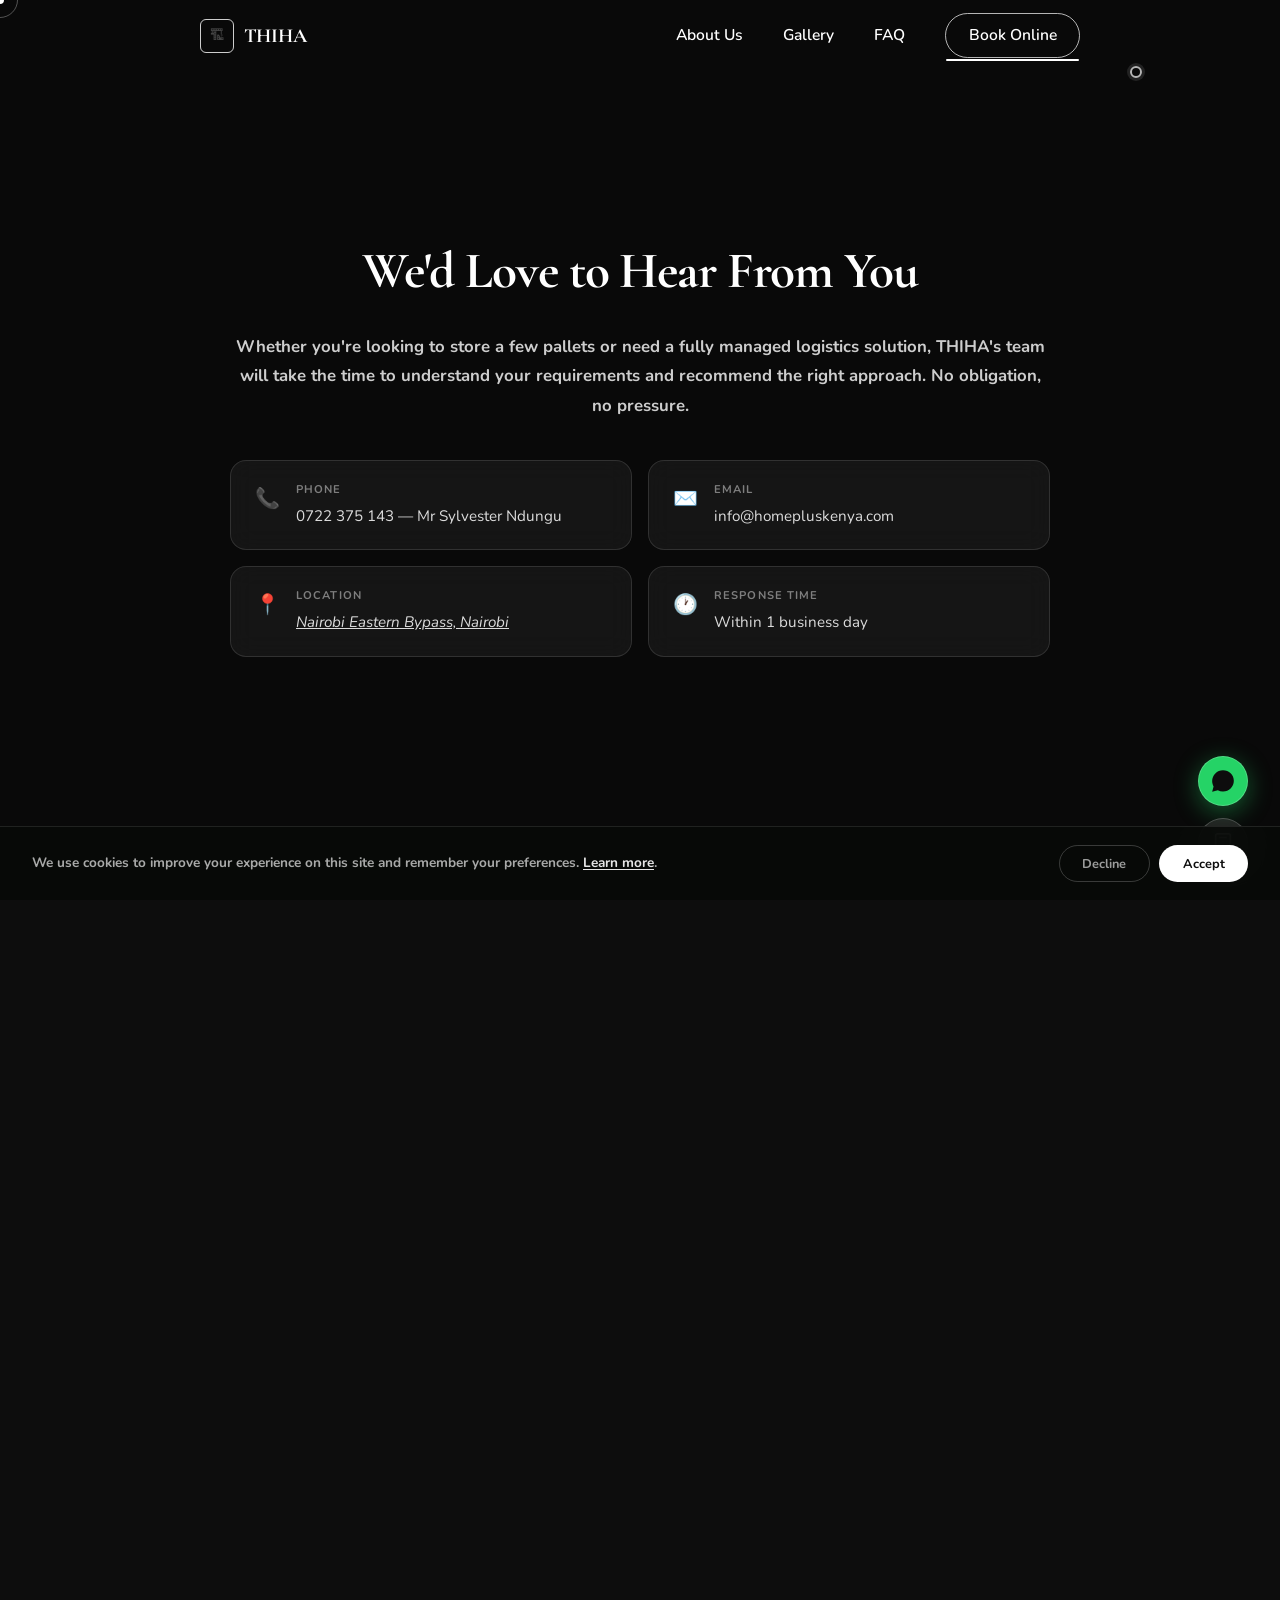
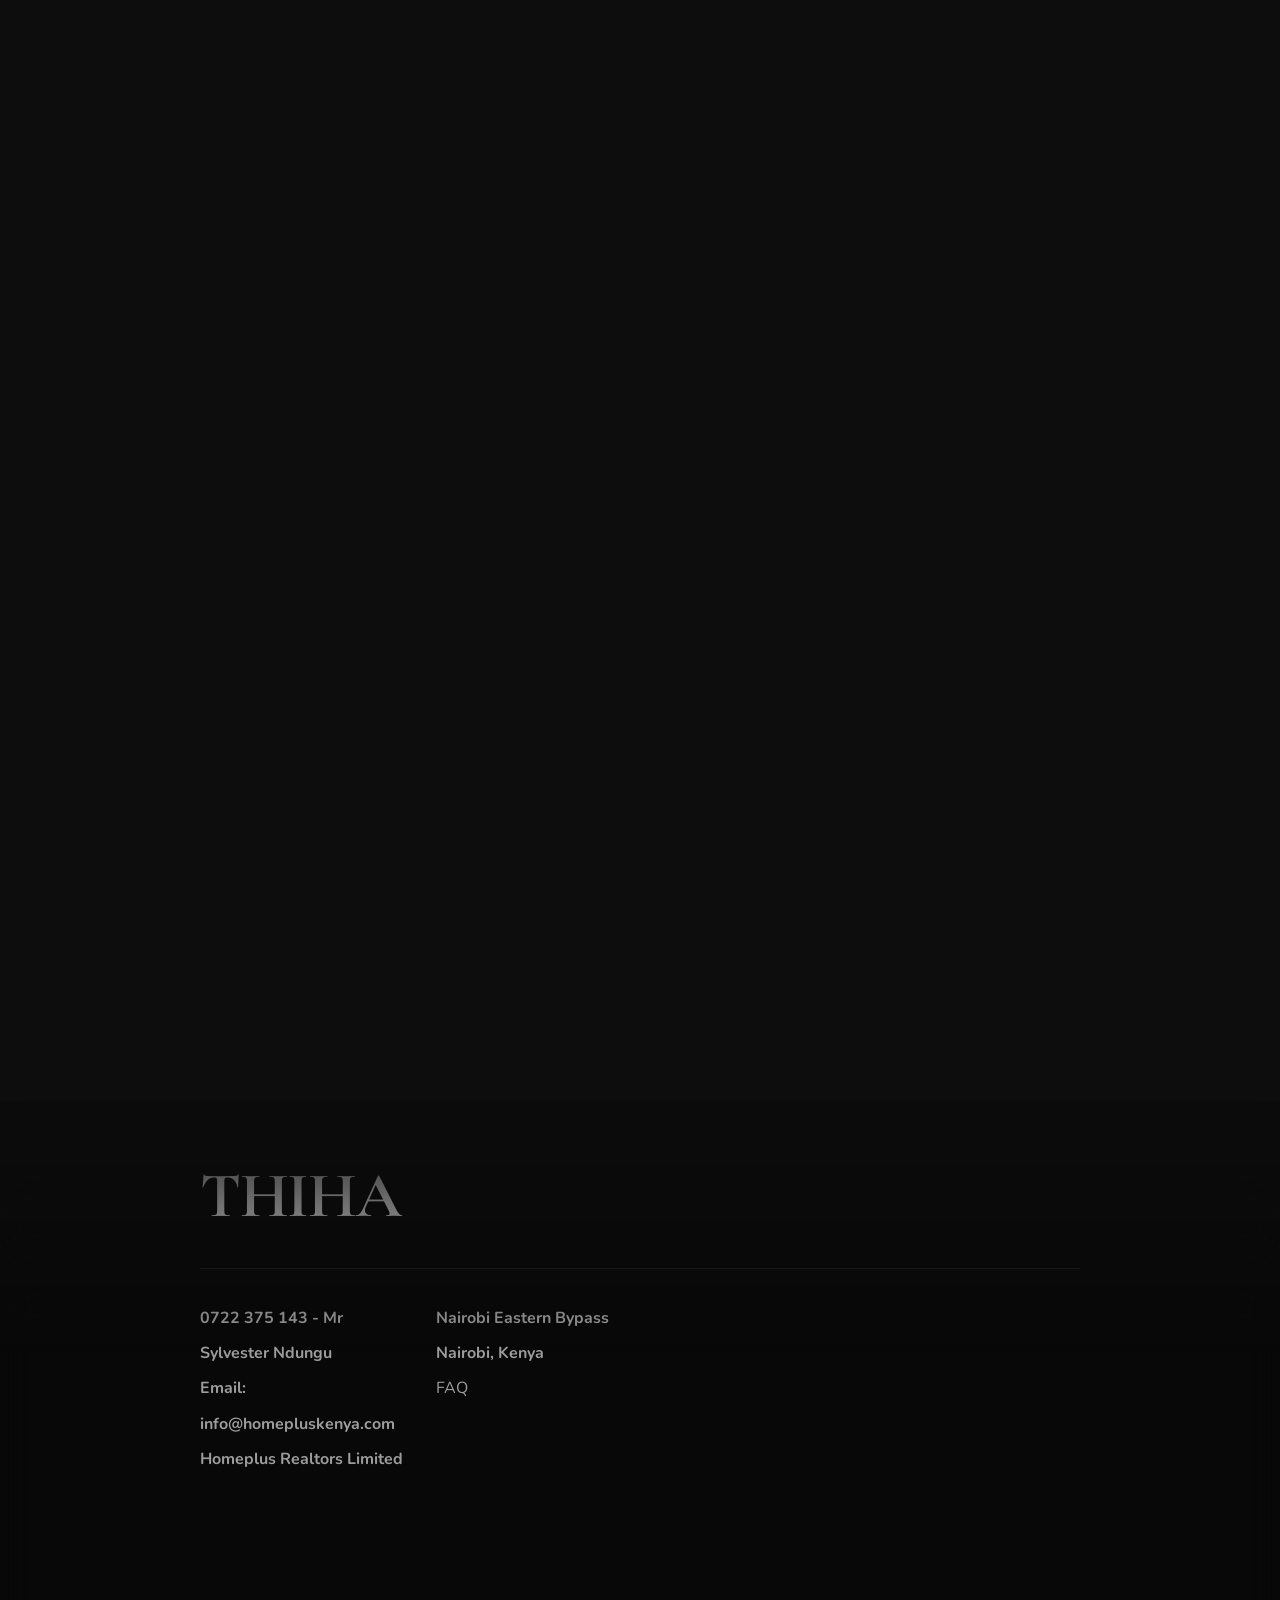
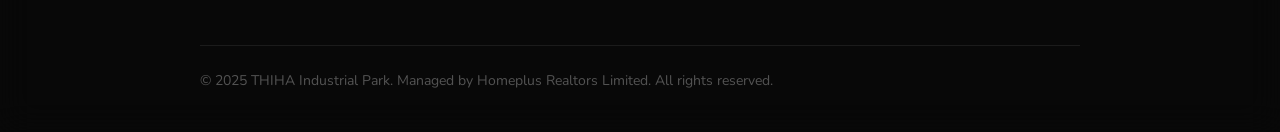
<file: book-online.html>
<!DOCTYPE html>
<html lang="en">
<head>
  <meta charset="UTF-8" />
  <meta name="viewport" content="width=device-width, initial-scale=1.0" />
  <meta name="description" content="Book a consultation with THIHA Warehouses — tell us about your storage and logistics needs and we'll get back to you promptly." />
  <title>Book Online | THIHA Warehouses</title>
  <link rel="stylesheet" href="style.css" />
</head>
<body>

  <!-- ── Fixed Video Background ─────────────── -->
  <div class="video-bg">
    <video autoplay muted loop playsinline>
      <source src="images/DR4_web.mp4" type="video/mp4">
    </video>
    <div class="video-dim"></div>
  </div>

  <!-- ── Custom Cursor ──────────────────────── -->
  <div class="cursor"></div>
  <div class="cursor-follower"></div>
  <div class="spine-dot" id="spineDot"></div>
  <div class="spine-track">
    <div class="spine-fill" id="spineFill"></div>
  </div>

  <!-- ── Navigation ─────────────────────────── -->
  <nav class="nav">
    <div class="container">
      <a href="index.html" class="nav-logo">
        <div class="logo-icon">🏗</div>
        <span class="wordmark">THIHA</span>
      </a>
      <ul class="nav-links">
        <li class="nav-item"><a href="about-us.html">About Us</a></li>
        <li class="nav-item"><a href="gallery.html">Gallery</a></li>
        <li class="nav-item nav-has-dropdown">
          <a href="faq.html" class="nav-dropdown-trigger">FAQ</a>
          <div class="nav-dropdown">
            <div class="nav-dropdown-group">
              <span class="nav-dropdown-category">General</span>
              <a href="faq.html#what-is-thiha" class="nav-dropdown-item">What is THIHA Warehouses?</a>
              <a href="faq.html#what-businesses" class="nav-dropdown-item">What types of businesses does THIHA work with?</a>
              <a href="faq.html#where-located" class="nav-dropdown-item">Where is THIHA Warehouses located?</a>
            </div>
            <div class="nav-dropdown-group">
              <span class="nav-dropdown-category">Storage</span>
              <a href="faq.html#storage-options" class="nav-dropdown-item">What storage options are available?</a>
              <a href="faq.html#scale-storage" class="nav-dropdown-item">Can I scale my storage up or down?</a>
              <a href="faq.html#inventory-secure" class="nav-dropdown-item">How is my inventory kept secure?</a>
            </div>
            <div class="nav-dropdown-group">
              <span class="nav-dropdown-category">Getting Started</span>
              <a href="faq.html#get-started" class="nav-dropdown-item">How do I get started?</a>
              <a href="faq.html#onboarding-time" class="nav-dropdown-item">How long does onboarding take?</a>
              <a href="faq.html#minimum-contract" class="nav-dropdown-item">Is there a minimum contract term?</a>
            </div>
          </div>
        </li>
        <li class="nav-item nav-has-dropdown">
          <a href="book-online.html" class="btn btn-nav nav-dropdown-trigger">Book Online</a>
          <div class="nav-dropdown nav-dropdown-right">
            <p class="nav-dropdown-heading">Get in Touch</p>
            <div class="nav-dropdown-contacts">
              <div class="nav-dropdown-contact-item">
                <span>📞</span>
                <span>0722 375 143 — Mr Sylvester Ndungu</span>
              </div>
              <div class="nav-dropdown-contact-item">
                <span>✉️</span>
                <span>info@homepluskenya.com</span>
              </div>
              <div class="nav-dropdown-contact-item">
                <span>📍</span>
                <span>Nairobi Eastern Bypass, Nairobi</span>
              </div>
              <div class="nav-dropdown-contact-item">
                <span>🕐</span>
                <span>Response within 1 business day</span>
              </div>
            </div>
            <a href="book-online.html#enquiry-form" class="nav-dropdown-cta">Send an Enquiry →</a>
          </div>
        </li>
      </ul>
      <button class="nav-toggle" aria-label="Toggle menu">
        <span></span><span></span><span></span>
      </button>
    </div>
  </nav>

  <!-- ── Book Scroll Stage ──────────────────── -->
  <div class="book-sections-scroll" id="bookSectionsScroll">
    <div class="book-sections-stage">
      <div class="book-stage-box">

        <!-- Panel 1: Contact Info -->
        <div class="book-panel">
          <div class="book-stage">
            <h2 class="about-h2">We'd Love to Hear From You</h2>
            <p class="about-body" style="margin-bottom:2.5rem;">Whether you're looking to store a few pallets or need a fully managed logistics solution, THIHA's team will take the time to understand your requirements and recommend the right approach. No obligation, no pressure.</p>
            <div class="book-contacts">
              <div class="book-contact-item">
                <div class="book-contact-icon">📞</div>
                <div class="book-contact-text">
                  <strong>Phone</strong>
                  <span>0722 375 143 — Mr Sylvester Ndungu</span>
                </div>
              </div>
              <div class="book-contact-item">
                <div class="book-contact-icon">✉️</div>
                <div class="book-contact-text">
                  <strong>Email</strong>
                  <span>info@homepluskenya.com</span>
                </div>
              </div>
              <div class="book-contact-item">
                <div class="book-contact-icon">📍</div>
                <div class="book-contact-text">
                  <strong>Location</strong>
                  <span><a href="#contact"><i><u>Nairobi Eastern Bypass, Nairobi</u></i></a></span>
                </div>
              </div>
              <div class="book-contact-item">
                <div class="book-contact-icon">🕐</div>
                <div class="book-contact-text">
                  <strong>Response Time</strong>
                  <span>Within 1 business day</span>
                </div>
              </div>
            </div>
          </div>
        </div>

        <!-- Panel 2: Form -->
        <div class="book-panel">
          <div class="book-stage">
            <h2 class="about-h2">Send an Enquiry</h2>
            <div class="book-form-card" id="bookFormWrapper">
              <form class="thiha-form book-glass-form" id="bookingForm" novalidate>
                <div class="book-form-row" id="booking">
                  <div class="book-form-group">
                    <label for="firstName">First Name</label>
                    <input type="text" id="firstName" name="firstName" placeholder="John" required />
                  </div>
                  <div class="book-form-group">
                    <label for="lastName">Last Name</label>
                    <input type="text" id="lastName" name="lastName" placeholder="Smith" required />
                  </div>
                </div>
                <div class="book-form-row">
                  <div class="book-form-group">
                    <label for="email">Email Address</label>
                    <input type="email" id="email" name="email" placeholder="john@company.com" required />
                  </div>
                  <div class="book-form-group">
                    <label for="phone">Phone Number</label>
                    <input type="tel" id="phone" name="phone" placeholder="+254 000 000 000" />
                  </div>
                </div>
                <div class="book-form-group book-form-group-full">
                  <label for="company">Company Name</label>
                  <input type="text" id="company" name="company" placeholder="Your Business Name" />
                </div>
                <div class="book-form-row">
                  <div class="book-form-group">
                    <label for="service">Service Required</label>
                    <select id="service" name="service">
                      <option value="">Select a service...</option>
                      <option value="storage">Storage Solutions</option>
                      <option value="logistics">Logistics Management</option>
                      <option value="inventory">Inventory Control</option>
                      <option value="custom">Customised Solutions</option>
                      <option value="unsure">Not Sure Yet</option>
                    </select>
                  </div>
                  <div class="book-form-group">
                    <label for="industry">Your Industry</label>
                    <select id="industry" name="industry">
                      <option value="">Select industry...</option>
                      <option value="retail">Retail</option>
                      <option value="ecommerce">E-Commerce</option>
                      <option value="manufacturing">Manufacturing</option>
                      <option value="other">Other</option>
                    </select>
                  </div>
                </div>
                <button type="submit" class="btn btn-outline-light book-submit">Send Enquiry</button>
                <p class="book-form-note">By submitting this form you agree to THIHA's Privacy Policy. We'll never share your details with third parties.</p>
              </form>
            </div>
            <div class="book-success-msg" id="bookSuccessMsg">
              <span class="book-success-icon">✅</span>
              <h3 class="about-h2">Enquiry Received</h3>
              <p class="about-body">Thank you for reaching out to THIHA Warehouses. A member of our team will be in touch within one business day.</p>
            </div>
          </div>
        </div>

      </div>

      <!-- Indicators -->
      <div class="stage-indicators" id="bookIndicators">
        <span class="stage-dot active" data-dot="0"></span>
        <span class="stage-dot" data-dot="1"></span>
      </div>

    </div>
  </div>

  <!-- ── Footer ─────────────────────────────── -->
  <footer class="footer" id="contact">
    <div class="container">
      <div class="footer-top">
        <div class="footer-brand">THIHA</div>
      </div>
      <div class="footer-info">
        <div class="footer-col">
          <p>0722 375 143 - Mr Sylvester Ndungu</p>
          <p>Email: info@homepluskenya.com</p>
          <p>Homeplus Realtors Limited</p>
        </div>
        <div class="footer-col">
          <p>Nairobi Eastern Bypass</p>
          <p>Nairobi, Kenya</p>
          <a href="faq.html">FAQ</a>
        </div>
        <div class="footer-col footer-map">
          <iframe
            src="https://www.google.com/maps?q=QXCQ%2BGF+Nairobi+Kenya&output=embed"
            width="100%"
            style="border:0; border-radius:10px;"
            allowfullscreen=""
            loading="lazy"
            referrerpolicy="no-referrer-when-downgrade">
          </iframe>
        </div>
      </div>
      <div class="footer-bottom">
        © 2025 THIHA Industrial Park. Managed by Homeplus Realtors Limited. All rights reserved.
      </div>
    </div>
  </footer>

  <script src="main.js"></script>
  <!-- ── Floating Action Cluster ────────────── -->
  <div class="fab-cluster">
    <a href="https://wa.me/254722375143?text=Hi%20THIHA%2C%20I%27d%20like%20to%20know%20more%20about%20your%20storage%20options."
      target="_blank" rel="noopener" class="fab-btn fab-whatsapp" aria-label="Chat on WhatsApp">
      <svg viewBox="0 0 24 24" width="26" height="26" fill="currentColor"><path d="M17.5 14.4c-.3-.1-1.7-.8-2-.9-.3-.1-.5-.1-.7.1-.2.3-.7.9-.9 1-.2.2-.4.2-.7.1-1-.4-2-1.1-2.8-2-.7-.8-1.2-1.6-1.5-2.3-.1-.3 0-.5.1-.7l.4-.5c.1-.2.2-.4.1-.6-.1-.2-.6-1.5-.8-2-.2-.5-.4-.4-.6-.4h-.5c-.2 0-.5.1-.7.3-.3.3-1 1-1 2.3 0 1.4 1 2.7 1.1 2.9.1.2 1.6 2.5 4 3.5 2 .8 2.4.7 2.8.6.4-.1 1.3-.5 1.5-1 .2-.5.2-.9.1-1zM12 2C6.5 2 2 6.5 2 12c0 1.8.5 3.5 1.3 5L2 22l5.2-1.4c1.4.7 3 1.1 4.8 1.1 5.5 0 10-4.5 10-10S17.5 2 12 2z"/></svg>
    </a>
    <button class="fab-btn fab-calc" id="fabCalcBtn" aria-label="Calculate your space needs">
      <svg viewBox="0 0 24 24" width="22" height="22" fill="none" stroke="currentColor" stroke-width="1.8"><rect x="4" y="2" width="16" height="20" rx="2"/><line x1="8" y1="6" x2="16" y2="6"/><line x1="8" y1="10" x2="8" y2="10.5"/><line x1="12" y1="10" x2="12" y2="10.5"/><line x1="16" y1="10" x2="16" y2="10.5"/><line x1="8" y1="14" x2="8" y2="14.5"/><line x1="12" y1="14" x2="12" y2="14.5"/><line x1="16" y1="14" x2="16" y2="14.5"/><line x1="8" y1="18" x2="8" y2="18.5"/><line x1="12" y1="18" x2="12" y2="18.5"/></svg>
    </button>
  </div>

  <!-- ── Space Calculator Modal ──────────────── -->
  <div class="calc-modal" id="calcModal">
    <div class="calc-modal-inner">
      <button class="calc-close" id="calcClose" aria-label="Close calculator">×</button>
      <p class="calc-eyebrow">Space Calculator</p>
      <h3 class="calc-title">How Much Space Do You Need?</h3>
      <p class="calc-sub">Each of our storage floors covers 5000 sq ft. Estimate your requirement below.</p>

      <div class="calc-input-row">
        <label for="calcPallets">Number of pallets</label>
        <input type="range" id="calcPallets" min="1" max="40" value="10" step="1"/>
        <span class="calc-input-value" id="calcPalletsVal">60</span>
      </div>

      <div class="calc-result">
        <div class="calc-result-figure">
          <span class="calc-result-number" id="calcSqft">320</span>
          <span class="calc-result-unit">sq ft estimated</span>
        </div>
      </div>

      <div class="calc-bars">
        <div class="calc-bar-row">
          <div class="calc-bar-label">
            <span>Ground Floor Storage</span>
            <span id="calcGroundPct">0%</span>
          </div>
          <div class="calc-bar-track"><div class="calc-bar-fill" id="calcGroundFill"></div></div>
        </div>
        <div class="calc-bar-row">
          <div class="calc-bar-label">
            <span>First Floor Open Storage</span>
            <span id="calcFirstPct">0%</span>
          </div>
          <div class="calc-bar-track"><div class="calc-bar-fill calc-bar-fill-alt" id="calcFirstFill"></div></div>
        </div>
      </div>

      <p class="calc-note" id="calcNote">Comfortably fits within our Ground Floor Storage with room to grow.</p>

      <a href="book-online.html" class="btn btn-outline-light calc-cta">Get a Tailored Quote</a>
    </div>
  </div>

  <!-- ── Cookie Consent Banner ───────────────── -->
  <div class="cookie-banner" id="cookieBanner">
    <p class="cookie-text">We use cookies to improve your experience on this site and remember your preferences. <a href="#contact">Learn more</a>.</p>
    <div class="cookie-actions">
      <button class="cookie-btn cookie-decline" id="cookieDecline">Decline</button>
      <button class="cookie-btn cookie-accept" id="cookieAccept">Accept</button>
    </div>
  </div>
</body>
</html>
</file>
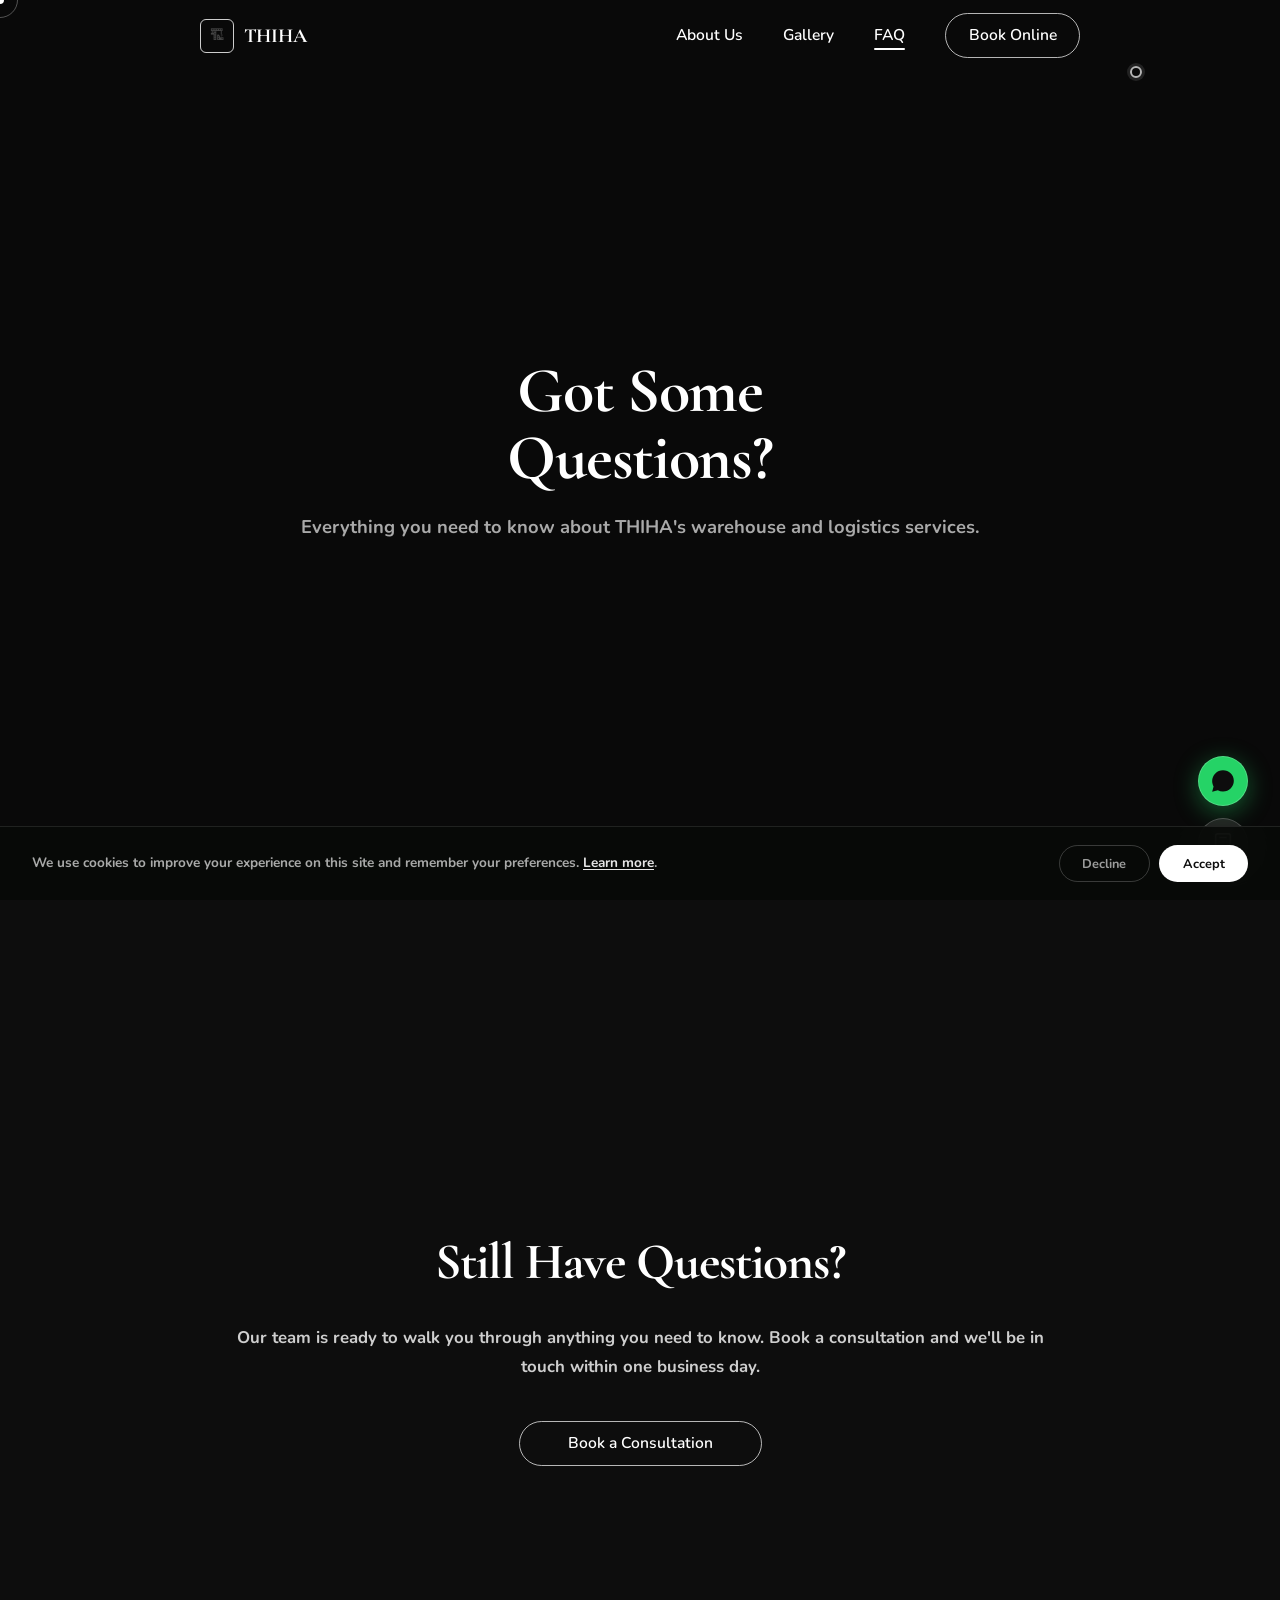
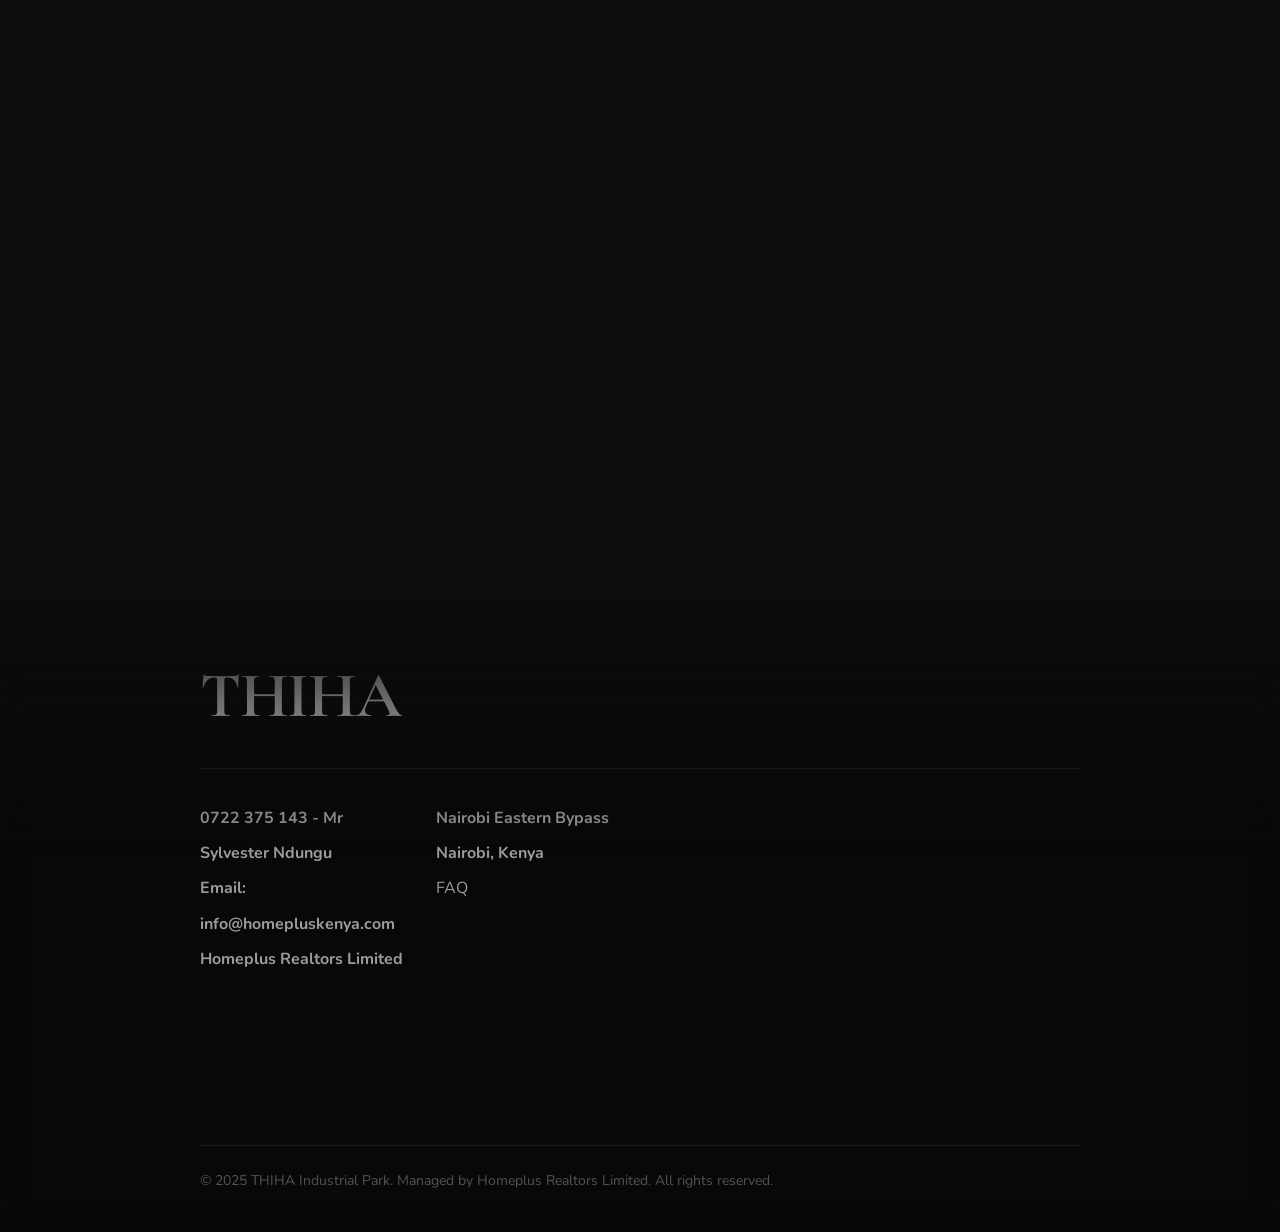
<file: faq.html>
<!DOCTYPE html>
<html lang="en">
<head>
  <meta charset="UTF-8" />
  <meta name="viewport" content="width=device-width, initial-scale=1.0" />
  <meta name="description" content="Frequently asked questions about THIHA Warehouses' storage, logistics, and inventory management services." />
  <title>FAQ | THIHA Warehouses</title>
  <link rel="stylesheet" href="style.css" />
</head>
<body>

  <!-- ── Fixed Video Background ─────────────── -->
  <div class="video-bg">
    <video autoplay muted loop playsinline>
      <source src="images/DR4_web.mp4" type="video/mp4">
    </video>
    <div class="video-dim"></div>
  </div>

  <!-- ── Custom Cursor ──────────────────────── -->
  <div class="cursor"></div>
  <div class="cursor-follower"></div>
  <div class="spine-dot" id="spineDot"></div>
  <div class="spine-track">
    <div class="spine-fill" id="spineFill"></div>
  </div>

 <!-- ── Navigation ─────────────────────────── -->
  <nav class="nav">
    <div class="container">
      <a href="index.html" class="nav-logo">
        <div class="logo-icon">🏗</div>
        <span class="wordmark">THIHA</span>
      </a>
      <ul class="nav-links">
        <li class="nav-item"><a href="about-us.html">About Us</a></li>
        <li class="nav-item"><a href="gallery.html">Gallery</a></li>
        <li class="nav-item nav-has-dropdown">
          <a href="faq.html" class="nav-dropdown-trigger">FAQ</a>
          <div class="nav-dropdown">
            <div class="nav-dropdown-group">
              <span class="nav-dropdown-category">General</span>
              <a href="faq.html#what-is-thiha" class="nav-dropdown-item">What is THIHA Warehouses?</a>
              <a href="faq.html#what-businesses" class="nav-dropdown-item">What types of businesses does THIHA work with?</a>
              <a href="faq.html#where-located" class="nav-dropdown-item">Where is THIHA Warehouses located?</a>
            </div>
            <div class="nav-dropdown-group">
              <span class="nav-dropdown-category">Storage</span>
              <a href="faq.html#storage-options" class="nav-dropdown-item">What storage options are available?</a>
              <a href="faq.html#scale-storage" class="nav-dropdown-item">Can I scale my storage up or down?</a>
              <a href="faq.html#inventory-secure" class="nav-dropdown-item">How is my inventory kept secure?</a>
            </div>
            <div class="nav-dropdown-group">
              <span class="nav-dropdown-category">Getting Started</span>
              <a href="faq.html#get-started" class="nav-dropdown-item">How do I get started?</a>
              <a href="faq.html#onboarding-time" class="nav-dropdown-item">How long does onboarding take?</a>
              <a href="faq.html#minimum-contract" class="nav-dropdown-item">Is there a minimum contract term?</a>
            </div>
          </div>
        </li>
        <li class="nav-item nav-has-dropdown">
          <a href="book-online.html" class="btn btn-nav nav-dropdown-trigger">Book Online</a>
          <div class="nav-dropdown nav-dropdown-right">
            <p class="nav-dropdown-heading">Get in Touch</p>
            <div class="nav-dropdown-contacts">
              <div class="nav-dropdown-contact-item">
                <span>📞</span>
                <span>0722 375 143 — Mr Sylvester Ndungu</span>
              </div>
              <div class="nav-dropdown-contact-item">
                <span>✉️</span>
                <span>info@homepluskenya.com</span>
              </div>
              <div class="nav-dropdown-contact-item">
                <span>📍</span>.
                <span><a href="#contact">Nairobi Eastern Bypass, Nairobi</a</span>
              </div>
              <div class="nav-dropdown-contact-item">
                <span>🕐</span>
                <span>Response within 1 business day</span>
              </div>
            </div>
            <a href="book-online.html#enquiry-form" class="nav-dropdown-cta">Send an Enquiry →</a>
          </div>
        </li>
      </ul>
      <button class="nav-toggle" aria-label="Toggle menu">
        <span></span><span></span><span></span>
      </button>
    </div>
  </nav>

  <!-- ── Hero ───────────────────────────────── -->
  <section class="about-hero">
    <div class="about-hero-inner">
      <h1 class="about-hero-title">Got Some<br>Questions?</h1>
      <p class="about-hero-sub">Everything you need to know about THIHA's warehouse and logistics services.</p>
    </div>
  </section>

  <!-- ── FAQ Scroll Stage ───────────────────── -->
  <div class="faq-sections-scroll" id="faqSectionsScroll">
    <div class="faq-sections-stage">
      <div class="faq-stage-box">

       <!-- Panel 1: General -->
        <div class="faq-panel">
          <div class="faq-stage">
            <p class="faq-category-label">General</p>
            <div class="faq-items-list">
              <div class="faq-glass-item" id="what-is-thiha">
                <button class="faq-glass-question">
                  What is THIHA Warehouses?
                  <span class="faq-glass-icon">+</span>
                </button>
                <div class="faq-glass-answer">
                  <div class="faq-glass-answer-inner">THIHA Warehouses is a full-service warehouse and logistics provider offering storage solutions, logistics management, and inventory control services to businesses of all sizes. We operate a network of strategically located facilities and work closely with clients to ensure their goods are stored safely, managed accurately, and moved efficiently.</div>
                </div>
              </div>
              <div class="faq-glass-item" id="what-businesses">
                <button class="faq-glass-question">
                  What types of businesses does THIHA work with?
                  <span class="faq-glass-icon">+</span>
                </button>
                <div class="faq-glass-answer">
                  <div class="faq-glass-answer-inner">THIHA serves businesses across retail, e-commerce, and manufacturing — from growing startups to established enterprises. If your business holds, moves, or fulfils physical goods, THIHA can support your operations. Our flexible service model means we can tailor solutions regardless of your size or sector.</div>
                </div>
              </div>
              <div class="faq-glass-item" id="where-located">
                <button class="faq-glass-question">
                  Where is THIHA Warehouses located?
                  <span class="faq-glass-icon">+</span>
                </button>
                <div class="faq-glass-answer">
                  <div class="faq-glass-answer-inner">THIHA is located on Nairobi's Eastern Bypass, operated by Homeplus Realtors Limited. Contact us at 0722 375 143 or info@homepluskenya.com to discuss which services best suit your supply chain needs.</div>
                </div>
              </div>
            </div>
          </div>
        </div>

        <!-- Panel 2: Storage -->
        <div class="faq-panel">
          <div class="faq-stage">
            <p class="faq-category-label">Storage</p>
            <div class="faq-items-list">
              <div class="faq-glass-item" id="storage-options">
                <button class="faq-glass-question">
                  What storage options are available at THIHA?
                  <span class="faq-glass-icon">+</span>
                </button>
                <div class="faq-glass-answer">
                  <div class="faq-glass-answer-inner">THIHA offers a range of storage configurations including pallet racking, bulk floor storage, shelving for smaller items, temperature-controlled storage, and secure high-value storage. We work with you to determine the most appropriate setup for your inventory type and volume.</div>
                </div>
              </div>
              <div class="faq-glass-item" id="scale-storage">
                <button class="faq-glass-question">
                  Can I scale my storage up or down as needed?
                  <span class="faq-glass-icon">+</span>
                </button>
                <div class="faq-glass-answer">
                  <div class="faq-glass-answer-inner">Yes. THIHA's storage agreements are designed to be flexible. You can increase or reduce your allocated space as your inventory requirements change — whether that's accommodating seasonal peaks or scaling down during quieter periods. Speak to your account manager about the options available.</div>
                </div>
              </div>
              <div class="faq-glass-item" id="inventory-secure">
                <button class="faq-glass-question">
                  How is my inventory kept secure?
                  <span class="faq-glass-icon">+</span>
                </button>
                <div class="faq-glass-answer">
                  <div class="faq-glass-answer-inner">All THIHA facilities are protected by 24/7 CCTV monitoring, access control systems, and on-site security personnel. We also carry comprehensive goods-in-storage insurance. Specific security arrangements vary by facility — contact us for details relevant to your location.</div>
                </div>
              </div>
            </div>
          </div>
        </div>

        <!-- Panel 3: Getting Started -->
        <div class="faq-panel">
          <div class="faq-stage">
            <p class="faq-category-label">Getting Started</p>
            <div class="faq-items-list">
              <div class="faq-glass-item" id="get-started">
                <button class="faq-glass-question">
                  How do I get started with THIHA Warehouses?
                  <span class="faq-glass-icon">+</span>
                </button>
                <div class="faq-glass-answer">
                  <div class="faq-glass-answer-inner">The simplest way to get started is to book an online consultation. One of our team will get in touch to understand your requirements, walk you through the most appropriate service options, and provide a no-obligation quote. From there, we'll handle the onboarding process and get your goods into our system as efficiently as possible.</div>
                </div>
              </div>
              <div class="faq-glass-item" id="onboarding-time">
                <button class="faq-glass-question">
                  How long does onboarding take?
                  <span class="faq-glass-icon">+</span>
                </button>
                <div class="faq-glass-answer">
                  <div class="faq-glass-answer-inner">For most clients, THIHA can complete the onboarding process and be ready to receive your first inbound shipment within 5–10 business days of signing an agreement. Complex or high-volume setups may require additional time, which will be clearly communicated during your consultation.</div>
                </div>
              </div>
              <div class="faq-glass-item" id="minimum-contract">
                <button class="faq-glass-question">
                  Is there a minimum contract term?
                  <span class="faq-glass-icon">+</span>
                </button>
                <div class="faq-glass-answer">
                  <div class="faq-glass-answer-inner">THIHA offers both short-term and long-term agreements. Minimum terms vary depending on the service type and facility. Many clients start with a flexible month-to-month arrangement before moving to a longer-term contract once they're comfortable with the service. We'll outline the options clearly during your consultation.</div>
                </div>
              </div>
            </div>
          </div>
        </div>

        <!-- Panel 4: CTA -->
        <div class="faq-panel">
          <div class="faq-stage" style="text-align:center;">
            <h2 class="about-h2">Still Have Questions?</h2>
            <p class="about-body" style="margin-bottom:2.5rem;">Our team is ready to walk you through anything you need to know. Book a consultation and we'll be in touch within one business day.</p>
            <a href="book-online.html" class="btn btn-outline-light">Book a Consultation</a>
          </div>
        </div>

      </div>

      <!-- Indicators -->
      <div class="stage-indicators" id="faqIndicators">
        <span class="stage-dot active" data-dot="0"></span>
        <span class="stage-dot" data-dot="1"></span>
        <span class="stage-dot" data-dot="2"></span>
        <span class="stage-dot" data-dot="3"></span>
      </div>

    </div>
  </div>

  <!-- ── Footer ─────────────────────────────── -->
  <footer class="footer" id="contact">
    <div class="container">
      <div class="footer-top">
        <div class="footer-brand">THIHA</div>
      </div>
      <div class="footer-info">
        <div class="footer-col">
          <p>0722 375 143 - Mr Sylvester Ndungu</p>
          <p>Email: info@homepluskenya.com</p>
          <p>Homeplus Realtors Limited</p>
        </div>
        <div class="footer-col">
          <p>Nairobi Eastern Bypass</p>
          <p>Nairobi, Kenya</p>
          <a href="faq.html">FAQ</a>
        </div>
        <div class="footer-col footer-map">
          <iframe
            src="https://www.google.com/maps?q=QXCQ%2BGF+Nairobi+Kenya&output=embed"
            width="100%"
            style="border:0; border-radius:10px;"
            allowfullscreen=""
            loading="lazy"
            referrerpolicy="no-referrer-when-downgrade">
          </iframe>
        </div>
      </div>
      <div class="footer-bottom">
        © 2025 THIHA Industrial Park. Managed by Homeplus Realtors Limited. All rights reserved.
      </div>
    </div>
  </footer>

  <script src="main.js"></script>
  <!-- ── Floating Action Cluster ────────────── -->
  <div class="fab-cluster">
    <a href="https://wa.me/254722375143?text=Hi%20THIHA%2C%20I%27d%20like%20to%20know%20more%20about%20your%20storage%20options."
      target="_blank" rel="noopener" class="fab-btn fab-whatsapp" aria-label="Chat on WhatsApp">
      <svg viewBox="0 0 24 24" width="26" height="26" fill="currentColor"><path d="M17.5 14.4c-.3-.1-1.7-.8-2-.9-.3-.1-.5-.1-.7.1-.2.3-.7.9-.9 1-.2.2-.4.2-.7.1-1-.4-2-1.1-2.8-2-.7-.8-1.2-1.6-1.5-2.3-.1-.3 0-.5.1-.7l.4-.5c.1-.2.2-.4.1-.6-.1-.2-.6-1.5-.8-2-.2-.5-.4-.4-.6-.4h-.5c-.2 0-.5.1-.7.3-.3.3-1 1-1 2.3 0 1.4 1 2.7 1.1 2.9.1.2 1.6 2.5 4 3.5 2 .8 2.4.7 2.8.6.4-.1 1.3-.5 1.5-1 .2-.5.2-.9.1-1zM12 2C6.5 2 2 6.5 2 12c0 1.8.5 3.5 1.3 5L2 22l5.2-1.4c1.4.7 3 1.1 4.8 1.1 5.5 0 10-4.5 10-10S17.5 2 12 2z"/></svg>
    </a>
    <button class="fab-btn fab-calc" id="fabCalcBtn" aria-label="Calculate your space needs">
      <svg viewBox="0 0 24 24" width="22" height="22" fill="none" stroke="currentColor" stroke-width="1.8"><rect x="4" y="2" width="16" height="20" rx="2"/><line x1="8" y1="6" x2="16" y2="6"/><line x1="8" y1="10" x2="8" y2="10.5"/><line x1="12" y1="10" x2="12" y2="10.5"/><line x1="16" y1="10" x2="16" y2="10.5"/><line x1="8" y1="14" x2="8" y2="14.5"/><line x1="12" y1="14" x2="12" y2="14.5"/><line x1="16" y1="14" x2="16" y2="14.5"/><line x1="8" y1="18" x2="8" y2="18.5"/><line x1="12" y1="18" x2="12" y2="18.5"/></svg>
    </button>
  </div>

  <!-- ── Space Calculator Modal ──────────────── -->
  <div class="calc-modal" id="calcModal">
    <div class="calc-modal-inner">
      <button class="calc-close" id="calcClose" aria-label="Close calculator">×</button>
      <p class="calc-eyebrow">Space Calculator</p>
      <h3 class="calc-title">How Much Space Do You Need?</h3>
      <p class="calc-sub">Each of our storage floors covers 5000 sq ft. Estimate your requirement below.</p>

      <div class="calc-input-row">
        <label for="calcPallets">Number of pallets</label>
        <input type="range" id="calcPallets" min="1" max="40" value="10" step="1"/>
        <span class="calc-input-value" id="calcPalletsVal">60</span>
      </div>

      <div class="calc-result">
        <div class="calc-result-figure">
          <span class="calc-result-number" id="calcSqft">320</span>
          <span class="calc-result-unit">sq ft estimated</span>
        </div>
      </div>

      <div class="calc-bars">
        <div class="calc-bar-row">
          <div class="calc-bar-label">
            <span>Ground Floor Storage</span>
            <span id="calcGroundPct">0%</span>
          </div>
          <div class="calc-bar-track"><div class="calc-bar-fill" id="calcGroundFill"></div></div>
        </div>
        <div class="calc-bar-row">
          <div class="calc-bar-label">
            <span>First Floor Open Storage</span>
            <span id="calcFirstPct">0%</span>
          </div>
          <div class="calc-bar-track"><div class="calc-bar-fill calc-bar-fill-alt" id="calcFirstFill"></div></div>
        </div>
      </div>

      <p class="calc-note" id="calcNote">Comfortably fits within our Ground Floor Storage with room to grow.</p>

      <a href="book-online.html" class="btn btn-outline-light calc-cta">Get a Tailored Quote</a>
    </div>
  </div>

  <!-- ── Cookie Consent Banner ───────────────── -->
  <div class="cookie-banner" id="cookieBanner">
    <p class="cookie-text">We use cookies to improve your experience on this site and remember your preferences. <a href="#contact">Learn more</a>.</p>
    <div class="cookie-actions">
      <button class="cookie-btn cookie-decline" id="cookieDecline">Decline</button>
      <button class="cookie-btn cookie-accept" id="cookieAccept">Accept</button>
    </div>
  </div>
</body>
</html>
</file>
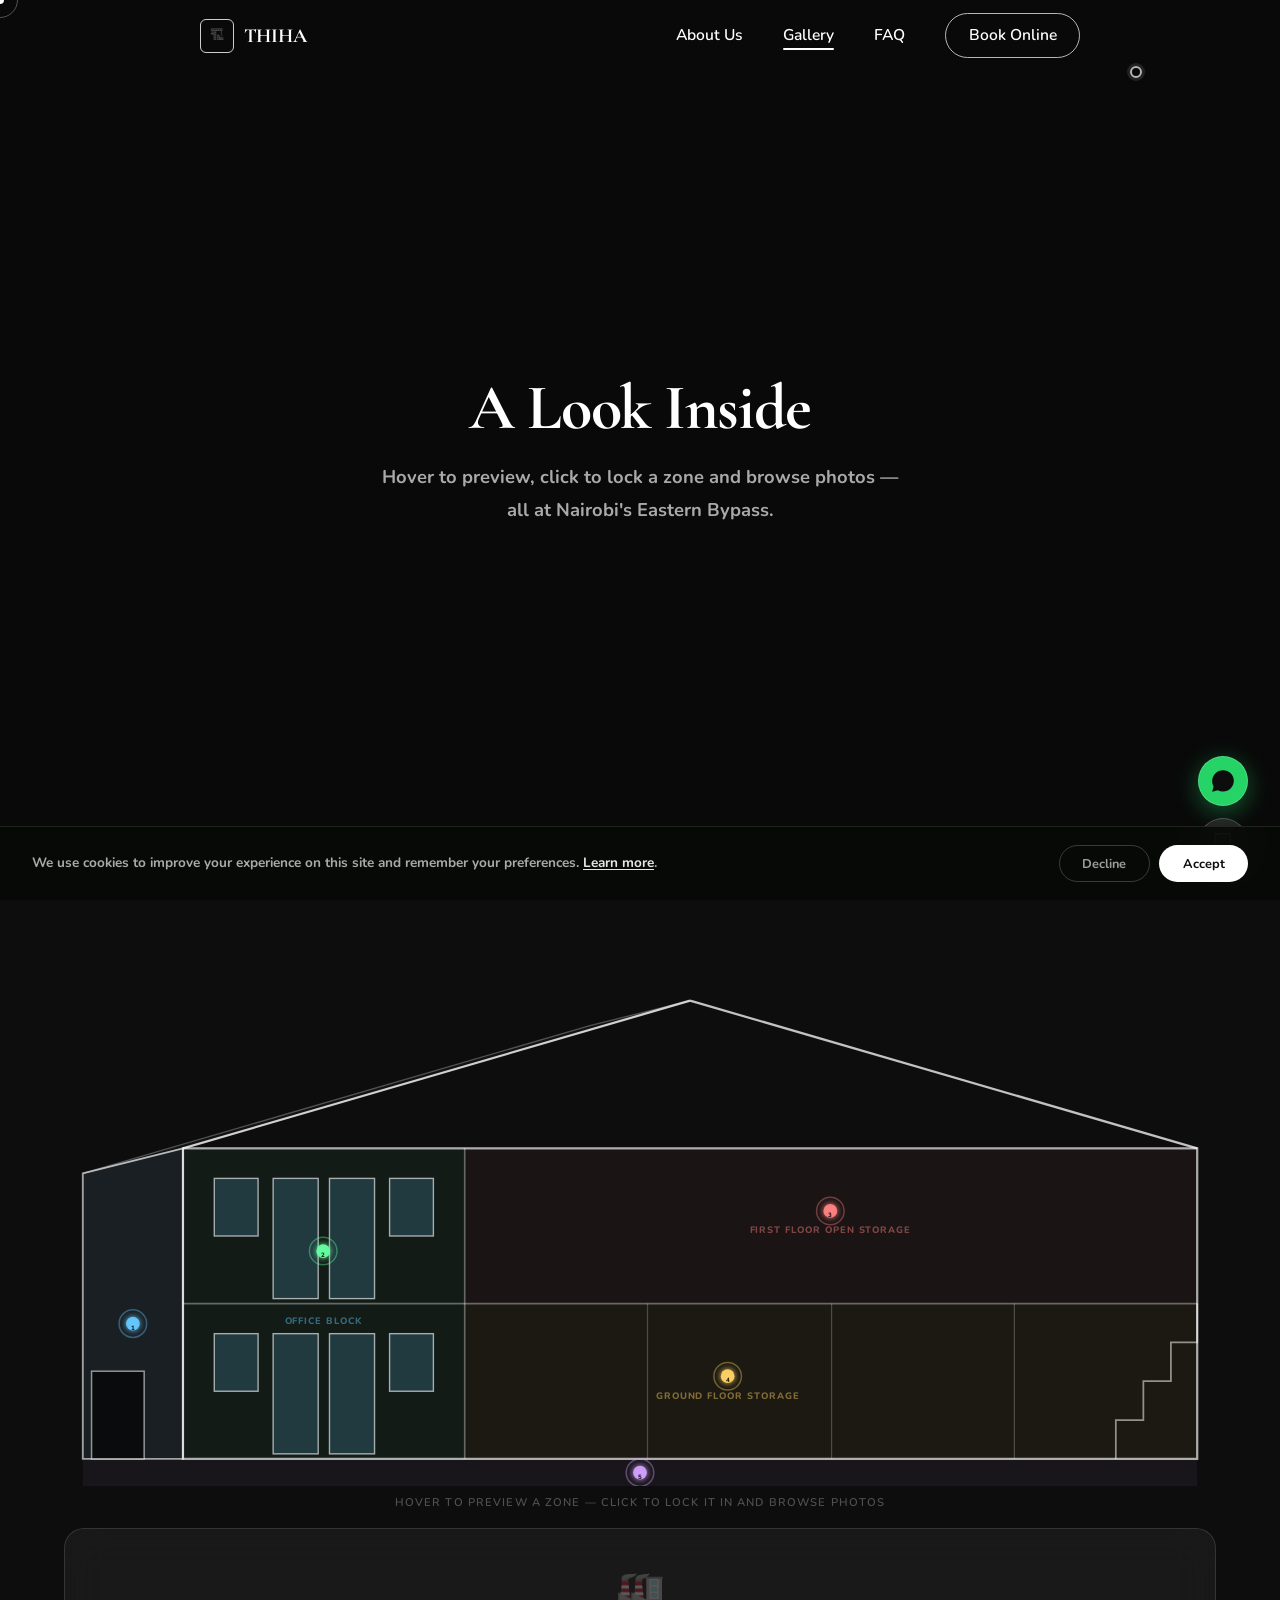
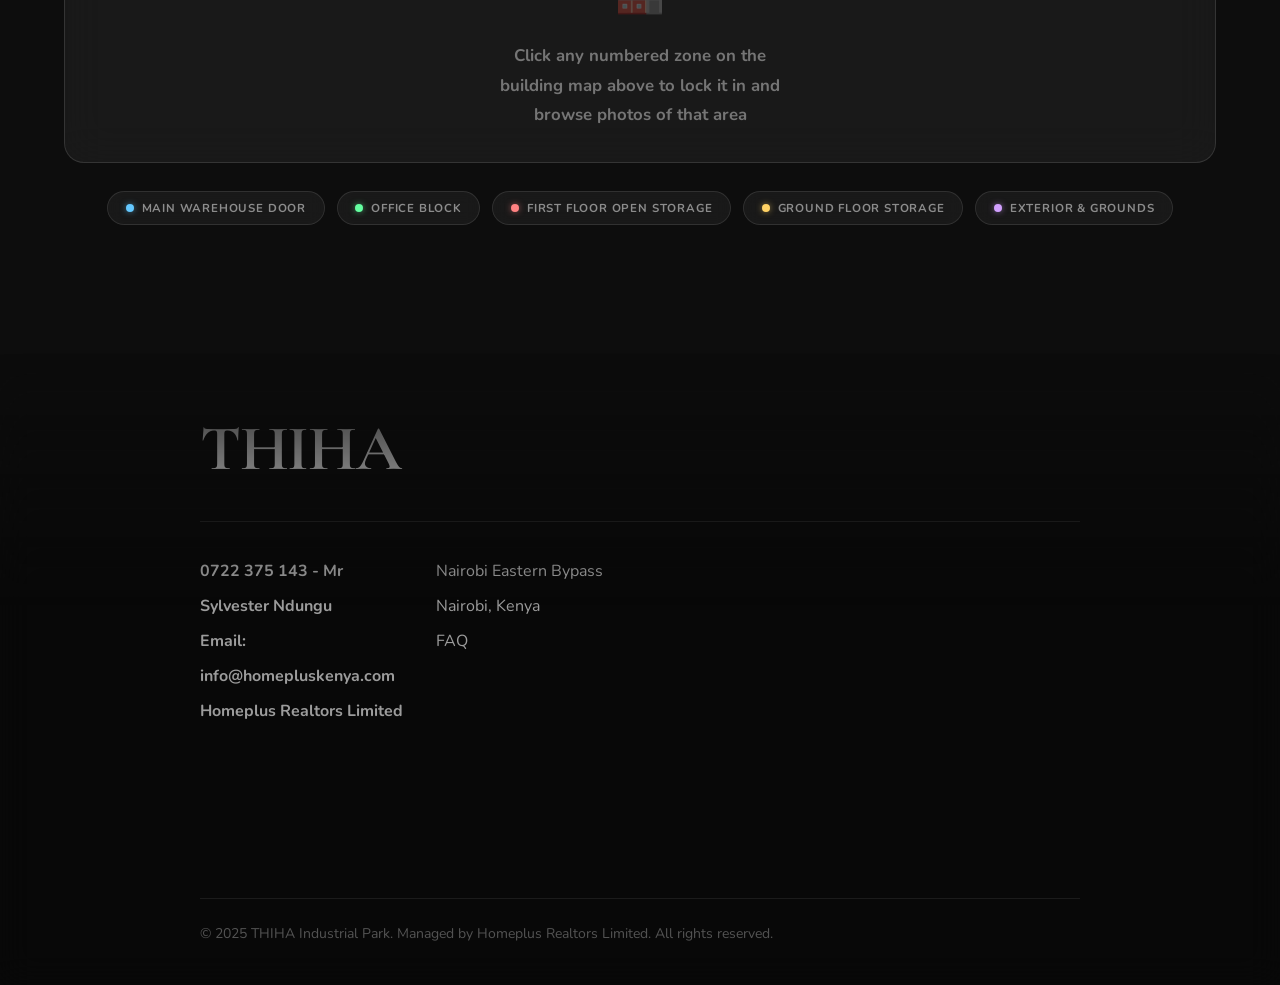
<file: gallery.html>
<!DOCTYPE html>
<html lang="en">
<head>
  <meta charset="UTF-8"/>
  <meta name="viewport" content="width=device-width, initial-scale=1.0"/>
  <meta name="description" content="Gallery — THIHA Industrial Park facility map and photos."/>
  <title>Gallery | THIHA Industrial Park</title>
  <link rel="stylesheet" href="style.css"/>
</head>
<body>

  <div class="video-bg">
    <video autoplay muted loop playsinline>
      <source src="images/DR4_web.mp4" type="video/mp4">
    </video>
    <div class="video-dim"></div>
  </div>

  <!-- Frost overlay — activates when warehouse section enters view -->
  <div class="wh-frost-overlay" id="whFrost"></div>

  <div class="cursor"></div>
  <div class="cursor-follower"></div>
  <div class="spine-dot" id="spineDot"></div>
  <div class="spine-track"><div class="spine-fill" id="spineFill"></div></div>

  <nav class="nav">
    <div class="container">
      <a href="index.html" class="nav-logo">
        <div class="logo-icon">🏗</div>
        <span class="wordmark">THIHA</span>
      </a>
      <ul class="nav-links">
        <li class="nav-item"><a href="about-us.html">About Us</a></li>
        <li class="nav-item"><a href="gallery.html" class="active">Gallery</a></li>
        <li class="nav-item nav-has-dropdown">
          <a href="faq.html" class="nav-dropdown-trigger">FAQ</a>
          <div class="nav-dropdown">
            <div class="nav-dropdown-group">
              <span class="nav-dropdown-category">General</span>
              <a href="faq.html#what-is-thiha" class="nav-dropdown-item">What is THIHA Warehouses?</a>
              <a href="faq.html#what-businesses" class="nav-dropdown-item">What types of businesses does THIHA work with?</a>
              <a href="faq.html#where-located" class="nav-dropdown-item">Where is THIHA Warehouses located?</a>
            </div>
            <div class="nav-dropdown-group">
              <span class="nav-dropdown-category">Storage</span>
              <a href="faq.html#storage-options" class="nav-dropdown-item">What storage options are available?</a>
              <a href="faq.html#scale-storage" class="nav-dropdown-item">Can I scale my storage up or down?</a>
              <a href="faq.html#inventory-secure" class="nav-dropdown-item">How is my inventory kept secure?</a>
            </div>
            <div class="nav-dropdown-group">
              <span class="nav-dropdown-category">Getting Started</span>
              <a href="faq.html#get-started" class="nav-dropdown-item">How do I get started?</a>
              <a href="faq.html#onboarding-time" class="nav-dropdown-item">How long does onboarding take?</a>
              <a href="faq.html#minimum-contract" class="nav-dropdown-item">Is there a minimum contract term?</a>
            </div>
          </div>
        </li>
        <li class="nav-item nav-has-dropdown">
          <a href="book-online.html" class="btn btn-nav nav-dropdown-trigger">Book Online</a>
          <div class="nav-dropdown nav-dropdown-right">
            <p class="nav-dropdown-heading">Get in Touch</p>
            <div class="nav-dropdown-contacts">
              <div class="nav-dropdown-contact-item"><span>📞</span><span>0722 375 143 — Mr Sylvester Ndungu</span></div>
              <div class="nav-dropdown-contact-item"><span>✉️</span><span>info@homepluskenya.com</span></div>
              <div class="nav-dropdown-contact-item"><span>📍</span><a href="#contact">Nairobi Eastern Bypass, Nairobi</a></div>
              <div class="nav-dropdown-contact-item"><span>🕐</span><span>Response within 1 business day</span></div>
            </div>
            <a href="book-online.html#enquiry-form" class="nav-dropdown-cta">Send an Enquiry →</a>
          </div>
        </li>
      </ul>
      <button class="nav-toggle" aria-label="Toggle menu">
        <span></span><span></span><span></span>
      </button>
    </div>
  </nav>

  <section class="about-hero">
    <div class="about-hero-inner">
      <h1 class="about-hero-title">A Look Inside</h1>
      <p class="about-hero-sub">Hover to preview, click to lock a zone and browse photos —<br>all at <a href="#contact">Nairobi's Eastern Bypass</a>.</p>
    </div>
  </section>

  <section class="wh-section" id="whSection">
    <div class="wh-full-wrap">

      <div class="wh-diagram-full">

        <!--
          SVG: Flat front elevation, viewed from left side.
          ViewBox: 0 0 920 430
          Left side depth panel: x=15 to x=95 (parallelogram showing building depth)
          Main facade: x=95 to x=905, y=160 to y=408
          Roof peak: x=500, y=42 (centred exactly: 95+405=500, 905-405=500 ✓)
          Mid-floor: y=284
          Office block: x=95 to x=320 (225px)
          Storage / mezzanine: x=320 to x=905 (585px)
          Windows: symmetric [large=52, gap=11, narrow=30, gap=11, narrow=30, gap=11, large=52]
          Left margin = (225-197)/2 = 14px ← exactly symmetric
        -->
        <svg id="whSvg"
          viewBox="0 0 920 430"
          xmlns="http://www.w3.org/2000/svg"
          style="width:100%;display:block;cursor:none;">

          <defs>
            <filter id="wfg" x="-60%" y="-60%" width="220%" height="220%">
              <feGaussianBlur stdDeviation="2.5" result="b"/>
              <feMerge><feMergeNode in="b"/><feMergeNode in="SourceGraphic"/></feMerge>
            </filter>
          </defs>

          <!-- ══════════ INTERACTIVE ZONE FILLS ══════════ -->

          <!-- Z0: Left depth panel — Main Warehouse Door -->
          <polygon id="wz0" class="wh-zone" data-zone="0"
            points="15,180 95,160 95,408 15,408"
            fill="rgba(100,200,255,0.06)"/>

          <!-- Z1: Office Block — full height -->
          <rect id="wz1" class="wh-zone" data-zone="1"
            x="95" y="160" width="225" height="248"
            fill="rgba(100,255,160,0.06)"/>

          <!-- Z2: First Floor Open Storage — upper right -->
          <rect id="wz2" class="wh-zone" data-zone="2"
            x="320" y="160" width="585" height="124"
            fill="rgba(255,130,130,0.06)"/>

          <!-- Z3: Ground Floor Storage — lower right -->
          <rect id="wz3" class="wh-zone" data-zone="3"
            x="320" y="284" width="585" height="124"
            fill="rgba(255,210,100,0.06)"/>

          <!-- Z4: Exterior — thin strip below -->
          <rect id="wz4" class="wh-zone" data-zone="4"
            x="15" y="408" width="890" height="22"
            fill="rgba(210,160,255,0.06)"/>

          <!-- ══════════ STRUCTURE (pointer-events:none) ══════════ -->

          <!-- Left side depth panel -->
          <polygon
            points="15,180 95,160 95,408 15,408"
            fill="rgba(255,255,255,0.03)"
            stroke="rgba(255,255,255,0.6)" stroke-width="1.5"
            pointer-events="none"/>

          <!-- Left roof depth face (parallelogram) -->
          <polygon
            points="15,180 95,160 500,42 420,62"
            fill="rgba(255,255,255,0.025)"
            stroke="rgba(255,255,255,0.28)" stroke-width="1"
            pointer-events="none"/>

          <!-- Main facade outline -->
          <rect x="95" y="160" width="810" height="248"
            fill="none"
            stroke="rgba(255,255,255,0.65)" stroke-width="1.8"
            pointer-events="none"/>

          <!-- Pitched roof — left slope -->
          <line x1="95" y1="160" x2="500" y2="42"
            stroke="rgba(255,255,255,0.75)" stroke-width="1.8"
            pointer-events="none"/>
          <!-- Pitched roof — right slope -->
          <line x1="905" y1="160" x2="500" y2="42"
            stroke="rgba(255,255,255,0.75)" stroke-width="1.8"
            pointer-events="none"/>

          <!-- Mid-floor horizontal divider -->
          <line x1="95" y1="284" x2="905" y2="284"
            stroke="rgba(255,255,255,0.35)" stroke-width="1.3"
            pointer-events="none"/>

          <!-- Office / warehouse vertical divider -->
          <line x1="320" y1="160" x2="320" y2="408"
            stroke="rgba(255,255,255,0.35)" stroke-width="1.3"
            pointer-events="none"/>

            <!-- ── OFFICE UPPER FLOOR WINDOWS (y=184, centred in floor, height=76) ── -->
          <!-- Floor runs y=160 to y=284 (124px). (124-76)/2 = 24px margin top+bottom -->
          <rect x="120" y="184" width="35" height="46"
            fill="rgba(100,200,255,0.18)" stroke="rgba(255,255,255,0.62)" stroke-width="1.1"
            pointer-events="none"/>
          <rect x="167" y="184" width="36" height="96"
            fill="rgba(100,200,255,0.18)" stroke="rgba(255,255,255,0.62)" stroke-width="1.1"
            pointer-events="none"/>
          <rect x="212" y="184" width="36" height="96"
            fill="rgba(100,200,255,0.18)" stroke="rgba(255,255,255,0.62)" stroke-width="1.1"
            pointer-events="none"/>
          <rect x="260" y="184" width="35" height="46"
            fill="rgba(100,200,255,0.18)" stroke="rgba(255,255,255,0.62)" stroke-width="1.1"
            pointer-events="none"/>

          <!-- ── OFFICE LOWER FLOOR WINDOWS (y=308, centred in floor, height=76) ── -->
          <!-- Floor runs y=284 to y=408 (124px). 284 + 24 = 308 -->
          <rect x="120" y="308" width="35" height="46"
            fill="rgba(100,200,255,0.18)" stroke="rgba(255,255,255,0.62)" stroke-width="1.1"
            pointer-events="none"/>
          <rect x="167" y="308" width="36" height="96"
            fill="rgba(100,200,255,0.18)" stroke="rgba(255,255,255,0.62)" stroke-width="1.1"
            pointer-events="none"/>
          <rect x="212" y="308" width="36" height="96"
            fill="rgba(100,200,255,0.18)" stroke="rgba(255,255,255,0.62)" stroke-width="1.1"
            pointer-events="none"/>
          <rect x="260" y="308" width="35" height="46"
            fill="rgba(100,200,255,0.18)" stroke="rgba(255,255,255,0.62)" stroke-width="1.1"
            pointer-events="none"/>
          <!-- ── MAIN WAREHOUSE DOOR (on left depth panel) ── -->
          <rect x="22" y="338" width="42" height="70"
            fill="rgba(0,0,0,0.65)" stroke="rgba(255,255,255,0.55)" stroke-width="1.2"
            pointer-events="none"/>

          <!-- ── GROUND FLOOR BAY DIVIDERS (4 equal bays, 585px / 4 = 146px each) ── -->
          <line x1="466" y1="284" x2="466" y2="408"
            stroke="rgba(255,255,255,0.22)" stroke-width="1" pointer-events="none"/>
          <line x1="613" y1="284" x2="613" y2="408"
            stroke="rgba(255,255,255,0.22)" stroke-width="1" pointer-events="none"/>
          <line x1="759" y1="284" x2="759" y2="408"
            stroke="rgba(255,255,255,0.22)" stroke-width="1" pointer-events="none"/>

          <!-- ── STAIRS (far right lower corner, 4 steps) ── -->
          <!-- From ground (905,408) stepping up to first floor (905,284) -->
          <polyline
            points="840,408 840,377 862,377 862,346 884,346 884,315 905,315 905,284"
            fill="none"
            stroke="rgba(255,255,255,0.52)" stroke-width="1.4"
            pointer-events="none"/>

          <!-- ── ZONE LABELS ── -->
          <text x="207" y="300"
            text-anchor="middle" font-family="Nunito,sans-serif"
            font-size="7.5" font-weight="800" letter-spacing="0.1em"
            fill="rgba(100,200,255,0.45)" pointer-events="none">OFFICE BLOCK</text>

          <text x="612" y="228"
            text-anchor="middle" font-family="Nunito,sans-serif"
            font-size="7.5" font-weight="800" letter-spacing="0.1em"
            fill="rgba(255,130,130,0.45)" pointer-events="none">FIRST FLOOR OPEN STORAGE</text>

          <text x="530" y="360"
            text-anchor="middle" font-family="Nunito,sans-serif"
            font-size="7.5" font-weight="800" letter-spacing="0.1em"
            fill="rgba(255,210,100,0.45)" pointer-events="none">GROUND FLOOR STORAGE</text>

          <!-- ══════════ HOTSPOT DOTS ══════════ -->

          <!-- Z0: Main Door — on left panel -->
          <circle cx="55" cy="300" r="11"
            fill="none" stroke="rgba(100,200,255,0.38)" stroke-width="1.2"
            pointer-events="none"/>
          <circle class="wh-dot" data-zone="0" cx="55" cy="300" r="5.5"
            fill="rgba(100,200,255,0.95)" filter="url(#wfg)"/>
          <text x="55" y="303.5" text-anchor="middle" dominant-baseline="middle"
            font-family="Nunito,sans-serif" font-size="5" font-weight="800"
            fill="rgba(0,0,0,0.85)" pointer-events="none">1</text>

          <!-- Z1: Office Block -->
          <circle cx="207" cy="242" r="11"
            fill="none" stroke="rgba(100,255,160,0.38)" stroke-width="1.2"
            pointer-events="none"/>
          <circle class="wh-dot" data-zone="1" cx="207" cy="242" r="5.5"
            fill="rgba(100,255,160,0.95)" filter="url(#wfg)"/>
          <text x="207" y="245.5" text-anchor="middle" dominant-baseline="middle"
            font-family="Nunito,sans-serif" font-size="5" font-weight="800"
            fill="rgba(0,0,0,0.85)" pointer-events="none">2</text>

          <!-- Z2: First Floor Open Storage -->
          <circle cx="612" cy="210" r="11"
            fill="none" stroke="rgba(255,130,130,0.38)" stroke-width="1.2"
            pointer-events="none"/>
          <circle class="wh-dot" data-zone="2" cx="612" cy="210" r="5.5"
            fill="rgba(255,130,130,0.95)" filter="url(#wfg)"/>
          <text x="612" y="213.5" text-anchor="middle" dominant-baseline="middle"
            font-family="Nunito,sans-serif" font-size="5" font-weight="800"
            fill="rgba(0,0,0,0.85)" pointer-events="none">3</text>

          <!-- Z3: Ground Floor Storage -->
          <circle cx="530" cy="342" r="11"
            fill="none" stroke="rgba(255,210,100,0.38)" stroke-width="1.2"
            pointer-events="none"/>
          <circle class="wh-dot" data-zone="3" cx="530" cy="342" r="5.5"
            fill="rgba(255,210,100,0.95)" filter="url(#wfg)"/>
          <text x="530" y="345.5" text-anchor="middle" dominant-baseline="middle"
            font-family="Nunito,sans-serif" font-size="5" font-weight="800"
            fill="rgba(0,0,0,0.85)" pointer-events="none">4</text>

          <!-- Z4: Exterior -->
          <circle cx="460" cy="419" r="11"
            fill="none" stroke="rgba(210,160,255,0.38)" stroke-width="1.2"
            pointer-events="none"/>
          <circle class="wh-dot" data-zone="4" cx="460" cy="419" r="5.5"
            fill="rgba(210,160,255,0.95)" filter="url(#wfg)"/>
          <text x="460" y="422.5" text-anchor="middle" dominant-baseline="middle"
            font-family="Nunito,sans-serif" font-size="5" font-weight="800"
            fill="rgba(0,0,0,0.85)" pointer-events="none">5</text>

        </svg>

        <p class="wh-hint-text">Hover to preview a zone — click to lock it in and browse photos</p>
      </div>

      <!-- Photo panel -->
      <div class="wh-panel-row">
        <div class="wh-photo-col">
          <div class="wh-empty-state" id="whEmpty">
            <div class="wh-empty-icon">🏭</div>
            <p class="about-body" style="text-align:center;max-width:280px;opacity:0.5;">Click any numbered zone on the building map above to lock it in and browse photos of that area</p>
          </div>
          <div class="wh-active-state" id="whActive">
            <div class="wh-active-hdr">
              <span class="wh-zone-pill" id="whZonePill"></span>
              <span class="wh-zone-ct" id="whZoneCt"></span>
            </div>
            <div class="wh-thumb-grid" id="whThumbGrid"></div>
            <p class="wh-click-hint">Click any photo to view full screen</p>
          </div>
        </div>
      </div>

    </div>

    <div class="wh-legend">
      <button class="wh-leg-btn" data-zone="0"><span class="wh-leg-dot" style="background:#64C8FF;box-shadow:0 0 6px #64C8FF88"></span>Main Warehouse Door</button>
      <button class="wh-leg-btn" data-zone="1"><span class="wh-leg-dot" style="background:#64FFA0;box-shadow:0 0 6px #64FFA088"></span>Office Block</button>
      <button class="wh-leg-btn" data-zone="2"><span class="wh-leg-dot" style="background:#FF8282;box-shadow:0 0 6px #FF828288"></span>First Floor Open Storage</button>
      <button class="wh-leg-btn" data-zone="3"><span class="wh-leg-dot" style="background:#FFD264;box-shadow:0 0 6px #FFD26488"></span>Ground Floor Storage</button>
      <button class="wh-leg-btn" data-zone="4"><span class="wh-leg-dot" style="background:#D2A0FF;box-shadow:0 0 6px #D2A0FF88"></span>Exterior &amp; Grounds</button>
    </div>
  </section>

  <div class="lightbox" id="whLightbox">
    <button class="lightbox-close" id="whLbClose">×</button>
    <button class="lightbox-prev" id="whLbPrev">‹</button>
    <div class="lightbox-content" id="whLbContent"></div>
    <div class="lightbox-counter" id="whLbCounter"></div>
    <button class="lightbox-next" id="whLbNext">›</button>
  </div>

  <footer class="footer" id="contact">
    <div class="container">
      <div class="footer-top"><div class="footer-brand">THIHA</div></div>
      <div class="footer-info">
        <div class="footer-col">
          <p>0722 375 143 - Mr Sylvester Ndungu</p>
          <p>Email: info@homepluskenya.com</p>
          <p>Homeplus Realtors Limited</p>
        </div>
        <div class="footer-col">
          <a href="#contact">Nairobi Eastern Bypass</a>
          <a href="#contact">Nairobi, Kenya</a>
          <a href="faq.html">FAQ</a>
        </div>
        <div class="footer-col footer-map">
          <iframe src="https://www.google.com/maps?q=QXCQ%2BGF+Nairobi+Kenya&output=embed"
            width="100%" style="border:0;border-radius:10px;" allowfullscreen=""
            loading="lazy" referrerpolicy="no-referrer-when-downgrade"></iframe>
        </div>
      </div>
      <div class="footer-bottom">
        © 2025 THIHA Industrial Park. Managed by Homeplus Realtors Limited. All rights reserved.
      </div>
    </div>
  </footer>

  <script src="main.js"></script>
  <!-- ── Floating Action Cluster ────────────── -->
  <div class="fab-cluster">
    <a href="https://wa.me/254722375143?text=Hi%20THIHA%2C%20I%27d%20like%20to%20know%20more%20about%20your%20storage%20options."
      target="_blank" rel="noopener" class="fab-btn fab-whatsapp" aria-label="Chat on WhatsApp">
      <svg viewBox="0 0 24 24" width="26" height="26" fill="currentColor"><path d="M17.5 14.4c-.3-.1-1.7-.8-2-.9-.3-.1-.5-.1-.7.1-.2.3-.7.9-.9 1-.2.2-.4.2-.7.1-1-.4-2-1.1-2.8-2-.7-.8-1.2-1.6-1.5-2.3-.1-.3 0-.5.1-.7l.4-.5c.1-.2.2-.4.1-.6-.1-.2-.6-1.5-.8-2-.2-.5-.4-.4-.6-.4h-.5c-.2 0-.5.1-.7.3-.3.3-1 1-1 2.3 0 1.4 1 2.7 1.1 2.9.1.2 1.6 2.5 4 3.5 2 .8 2.4.7 2.8.6.4-.1 1.3-.5 1.5-1 .2-.5.2-.9.1-1zM12 2C6.5 2 2 6.5 2 12c0 1.8.5 3.5 1.3 5L2 22l5.2-1.4c1.4.7 3 1.1 4.8 1.1 5.5 0 10-4.5 10-10S17.5 2 12 2z"/></svg>
    </a>
    <button class="fab-btn fab-calc" id="fabCalcBtn" aria-label="Calculate your space needs">
      <svg viewBox="0 0 24 24" width="22" height="22" fill="none" stroke="currentColor" stroke-width="1.8"><rect x="4" y="2" width="16" height="20" rx="2"/><line x1="8" y1="6" x2="16" y2="6"/><line x1="8" y1="10" x2="8" y2="10.5"/><line x1="12" y1="10" x2="12" y2="10.5"/><line x1="16" y1="10" x2="16" y2="10.5"/><line x1="8" y1="14" x2="8" y2="14.5"/><line x1="12" y1="14" x2="12" y2="14.5"/><line x1="16" y1="14" x2="16" y2="14.5"/><line x1="8" y1="18" x2="8" y2="18.5"/><line x1="12" y1="18" x2="12" y2="18.5"/></svg>
    </button>
  </div>

  <!-- ── Space Calculator Modal ──────────────── -->
  <div class="calc-modal" id="calcModal">
    <div class="calc-modal-inner">
      <button class="calc-close" id="calcClose" aria-label="Close calculator">×</button>
      <p class="calc-eyebrow">Space Calculator</p>
      <h3 class="calc-title">How Much Space Do You Need?</h3>
      <p class="calc-sub">Each of our storage floors covers 5000 sq ft. Estimate your requirement below.</p>

      <div class="calc-input-row">
        <label for="calcPallets">Number of pallets</label>
        <input type="range" id="calcPallets" min="1" max="40" value="10" step="1"/>
        <span class="calc-input-value" id="calcPalletsVal">60</span>
      </div>

      <div class="calc-result">
        <div class="calc-result-figure">
          <span class="calc-result-number" id="calcSqft">320</span>
          <span class="calc-result-unit">sq ft estimated</span>
        </div>
      </div>

      <div class="calc-bars">
        <div class="calc-bar-row">
          <div class="calc-bar-label">
            <span>Ground Floor Storage</span>
            <span id="calcGroundPct">0%</span>
          </div>
          <div class="calc-bar-track"><div class="calc-bar-fill" id="calcGroundFill"></div></div>
        </div>
        <div class="calc-bar-row">
          <div class="calc-bar-label">
            <span>First Floor Open Storage</span>
            <span id="calcFirstPct">0%</span>
          </div>
          <div class="calc-bar-track"><div class="calc-bar-fill calc-bar-fill-alt" id="calcFirstFill"></div></div>
        </div>
      </div>

      <p class="calc-note" id="calcNote">Comfortably fits within our Ground Floor Storage with room to grow.</p>

      <a href="book-online.html" class="btn btn-outline-light calc-cta">Get a Tailored Quote</a>
    </div>
  </div>

  <!-- ── Cookie Consent Banner ───────────────── -->
  <div class="cookie-banner" id="cookieBanner">
    <p class="cookie-text">We use cookies to improve your experience on this site and remember your preferences. <a href="#contact">Learn more</a>.</p>
    <div class="cookie-actions">
      <button class="cookie-btn cookie-decline" id="cookieDecline">Decline</button>
      <button class="cookie-btn cookie-accept" id="cookieAccept">Accept</button>
    </div>
  </div>

  <script>
  (function () {

    /* ── Frost overlay ─────────────────── */
    var frost = document.getElementById('whFrost');
    var whSect = document.getElementById('whSection');
    if (frost && whSect) {
      var io = new IntersectionObserver(function (entries) {
        frost.classList.toggle('wh-frost-on', entries[0].isIntersecting);
      }, { threshold: 0.05 });
      io.observe(whSect);
    }

    /* ── Zone data ─────────────────────── */
    var ZONES = [
      { id:0, name:'Main Warehouse Door', color:'#64C8FF', rgb:'100,200,255',
        photos:[
          {src:'images/THIHA GODOWNS-40.jpg',t:'img'},
          {src:'images/DR1.MP4',t:'vid'}
        ]
      },
      { id:1, name:'Office Block', color:'#64FFA0', rgb:'100,255,160',
        photos:[
          {src:'images/THIHA GODOWNS-12.jpg',t:'img'},
          {src:'images/THIHA GODOWNS-13.jpg',t:'img'},
          {src:'images/THIHA GODOWNS-14.jpg',t:'img'},
          {src:'images/THIHA GODOWNS-32.jpg',t:'img'},
          {src:'images/THIHA GODOWNS-33.jpg',t:'img'},
          {src:'images/THIHA GODOWNS-34.jpg',t:'img'},
          {src:'images/THIHA GODOWNS-35.jpg',t:'img'},
          {src:'images/THIHA GODOWNS-36.jpg',t:'img'}
        ]
      },
      { id:2, name:'First Floor Open Storage', color:'#FF8282', rgb:'255,130,130',
        photos:[

          {src:'images/THIHA GODOWNS-23.jpg',t:'img'},
          {src:'images/THIHA GODOWNS-24.jpg',t:'img'},
          {src:'images/THIHA GODOWNS-28.jpg',t:'img'},
          {src:'images/hero2.jpg',t:'img'},
          {src:'images/THIHA GODOWNS-29.jpg',t:'img'},
          {src:'images/THIHA GODOWNS-30.jpg',t:'img'},
          {src:'images/THIHA GODOWNS-31.jpg',t:'img'},

        ]
      },
      { id:3, name:'Ground Floor Storage', color:'#FFD264', rgb:'255,210,100',
        photos:[
          {src:'images/THIHA GODOWNS-12.jpg',t:'img'},
          {src:'images/THIHA GODOWNS-13.jpg',t:'img'},
          {src:'images/THIHA GODOWNS-14.jpg',t:'img'},
          {src:'images/THIHA GODOWNS-11.jpg',t:'img'},
          {src:'images/THIHA GODOWNS-15.jpg',t:'img'},
          {src:'images/THIHA GODOWNS-17.jpg',t:'img'},
        ]
      },
      { id:4, name:'Exterior & Grounds', color:'#D2A0FF', rgb:'210,160,255',
        photos:[
          {src:'images/DR2_web.mp4',t:'vid'},
          {src:'images/DR3.MP4',t:'vid'}
        ]
      }
    ];

    var whEmpty     = document.getElementById('whEmpty');
    var whActive    = document.getElementById('whActive');
    var whZonePill  = document.getElementById('whZonePill');
    var whZoneCt    = document.getElementById('whZoneCt');
    var whThumbGrid = document.getElementById('whThumbGrid');
    var lockedZone  = -1; /* -1 = no zone locked in yet */

    /* Paint a single zone's fill/stroke based on its current state */
    function paintZone(id, mode) {
      var el = document.getElementById('wz' + id);
      if (!el) return;
      var z = ZONES[id];
      if (mode === 'locked') {
        el.setAttribute('fill', 'rgba(' + z.rgb + ',0.22)');
        el.setAttribute('stroke', 'rgba(' + z.rgb + ',0.9)');
        el.setAttribute('stroke-width', '2');
      } else if (mode === 'hover') {
        el.setAttribute('fill', 'rgba(' + z.rgb + ',0.12)');
        el.setAttribute('stroke', 'rgba(' + z.rgb + ',0.5)');
        el.setAttribute('stroke-width', '1.4');
      } else {
        el.setAttribute('fill', 'rgba(' + z.rgb + ',0.06)');
        el.setAttribute('stroke', 'rgba(' + z.rgb + ',0)');
        el.setAttribute('stroke-width', '0');
      }
    }

    function repaintAll() {
      for (var i = 0; i < ZONES.length; i++) {
        paintZone(i, i === lockedZone ? 'locked' : 'idle');
      }
    }

    /* Locking a zone is what updates the photo panel — hovering never does */
    function lockZone(id) {
      if (id === lockedZone) return;
      lockedZone = id;
      var zone = ZONES[id];

      repaintAll();

      document.querySelectorAll('.wh-leg-btn').forEach(function (btn) {
        btn.classList.toggle('wh-leg-active', parseInt(btn.dataset.zone) === id);
      });

      whEmpty.style.display = 'none';
      whActive.style.display = 'flex';
      whZonePill.textContent       = zone.name;
      whZonePill.style.background  = zone.color + '22';
      whZonePill.style.borderColor = zone.color + '66';
      whZonePill.style.color       = zone.color;
      whZoneCt.textContent = zone.photos.length + ' items';

      whThumbGrid.innerHTML = '';
      zone.photos.forEach(function (item, i) {
        var thumb = document.createElement('div');
        thumb.className = 'wh-thumb';
        if (item.t === 'vid') {
          var v = document.createElement('video');
          v.src = item.src; v.muted = true; v.loop = true;
          v.playsInline = true; v.autoplay = true;
          thumb.appendChild(v);
          var badge = document.createElement('span');
          badge.className = 'wh-vid-badge'; badge.textContent = '▶';
          thumb.appendChild(badge);
        } else {
          var img = document.createElement('img');
          img.src = item.src; img.alt = zone.name; img.loading = 'lazy';
          thumb.appendChild(img);
        }
        (function (idx) {
          thumb.addEventListener('click', function () { openLb(zone.photos, idx); });
        }(i));
        whThumbGrid.appendChild(thumb);
      });
    }

    /* Zone polygons + hotspot dots: hover = light preview, click = lock */
    document.querySelectorAll('.wh-zone, .wh-dot').forEach(function (el) {
      el.addEventListener('mouseenter', function () {
        var id = parseInt(el.dataset.zone);
        if (id === lockedZone) return;
        paintZone(id, 'hover');
      });
      el.addEventListener('mouseleave', function () {
        var id = parseInt(el.dataset.zone);
        if (id === lockedZone) return;
        paintZone(id, 'idle');
      });
      el.addEventListener('click', function () {
        lockZone(parseInt(el.dataset.zone));
      });
    });

    /* Legend buttons: hover = light preview, click = lock + open lightbox */
    document.querySelectorAll('.wh-leg-btn').forEach(function (btn) {
      btn.addEventListener('mouseenter', function () {
        var id = parseInt(btn.dataset.zone);
        if (id === lockedZone) return;
        paintZone(id, 'hover');
      });
      btn.addEventListener('mouseleave', function () {
        var id = parseInt(btn.dataset.zone);
        if (id === lockedZone) return;
        paintZone(id, 'idle');
      });
      btn.addEventListener('click', function () {
        var id = parseInt(btn.dataset.zone);
        lockZone(id);
        openLb(ZONES[id].photos, 0);
      });
    });

    /* ── Lightbox ──────────────────────── */
    var lb        = document.getElementById('whLightbox');
    var lbContent = document.getElementById('whLbContent');
    var lbCounter = document.getElementById('whLbCounter');
    var lbPhotos  = [], lbIdx = 0;

    function openLb(photos, idx) {
      lbPhotos = photos; lbIdx = idx; renderLb(); lb.classList.add('active');
    }
    function renderLb() {
      var item = lbPhotos[lbIdx];
      lbContent.innerHTML = '';
      if (item.t === 'vid') {
        var v = document.createElement('video');
        v.src = item.src; v.controls = true; v.autoplay = true;
        v.className = 'lightbox-media'; lbContent.appendChild(v);
      } else {
        var img = document.createElement('img');
        img.src = item.src; img.className = 'lightbox-media';
        lbContent.appendChild(img);
      }
      lbCounter.textContent = (lbIdx + 1) + ' / ' + lbPhotos.length;
    }
    function closeLb() { lb.classList.remove('active'); lbContent.innerHTML = ''; }

    document.getElementById('whLbClose').addEventListener('click', closeLb);
    document.getElementById('whLbPrev').addEventListener('click', function () {
      lbIdx = (lbIdx - 1 + lbPhotos.length) % lbPhotos.length; renderLb();
    });
    document.getElementById('whLbNext').addEventListener('click', function () {
      lbIdx = (lbIdx + 1) % lbPhotos.length; renderLb();
    });
    lb.addEventListener('click', function (e) { if (e.target === lb) closeLb(); });
    document.addEventListener('keydown', function (e) {
      if (!lb.classList.contains('active')) return;
      if (e.key === 'Escape') closeLb();
      if (e.key === 'ArrowLeft')  { lbIdx = (lbIdx - 1 + lbPhotos.length) % lbPhotos.length; renderLb(); }
      if (e.key === 'ArrowRight') { lbIdx = (lbIdx + 1) % lbPhotos.length; renderLb(); }
    });

  }());
  </script>
</body>
</html>
</file>
<file: style.css>
/* ============================================
   THIHA WAREHOUSES — Main Stylesheet
   ============================================ */

@import url('https://fonts.googleapis.com/css2?family=Nunito:wght@300;400;600;700;800;900&family=Cormorant+Garamond:wght@300;400;500;600&display=swap');

/* ── Variables ─────────────────────────────── */
:root {
  --black:        #0D0D0D;
  --white:        #FFFFFF;
  --pure-white:   #FFFFFF;
  --peach:        #fee6c4;
  --accent:       #2E3D2F;
  --text-dark:    #111111;
  --text-body:    #444444;
  --text-muted:   #666666;
  --font:         'Nunito', sans-serif;
  --font-serif:   'Cormorant Garamond', Georgia, serif;
  --radius-pill:  50px;
  --radius-card:  20px;
  --nav-height:   72px;
  --transition:   0.3s ease;
  --spine-x:      calc(100vw - 12.5vw + 1rem);
}

/* ── Reset ─────────────────────────────────── */
*, *::before, *::after { box-sizing: border-box; margin: 0; padding: 0; }
html { scroll-behavior: smooth; scrollbar-width: none; }
html::-webkit-scrollbar { display: none; }
body {
  font-family: var(--font);
  background: var(--black);
  color: var(--text-body);
  line-height: 1.6;
  -webkit-font-smoothing: antialiased;
  cursor: none;
}
img { display: block; max-width: 100%; height: auto; }
a { text-decoration: none; color: inherit; cursor: none; }
ul { list-style: none; }
button { cursor: none; }

/* ── Fixed Video Background ────────────────── */
.video-bg {
  position: fixed;
  inset: 0;
  z-index: 0;
  pointer-events: none;
}
.video-bg video {
  width: 100%;
  height: 100%;
  object-fit: cover;
  object-position: center;
  display: block;
}
.video-dim {
  position: absolute;
  inset: 0;
  background: rgba(0,0,0,0.32);
}

/* ── Custom Cursor ─────────────────────────── */
.cursor {
  position: fixed;
  width: 8px; height: 8px;
  background: var(--pure-white);
  border-radius: 50%;
  pointer-events: none;
  z-index: 9999;
  transform: translate(-50%, -50%);
  transition: width 0.3s ease, height 0.3s ease, opacity 0.3s ease;
}

.cursor-follower {
  position: fixed;
  width: 36px; height: 36px;
  border: 1.5px solid rgba(255,255,255,0.6);
  border-radius: 50%;
  pointer-events: none;
  z-index: 9998;
  transform: translate(-50%, -50%);
  transition: width 0.25s ease, height 0.25s ease,
              opacity 0.25s ease, background 0.25s ease,
              border-color 0.25s ease;
  opacity: 0.5;
  overflow: hidden;
}

.cursor.hover { width: 14px; height: 14px; }
.cursor-follower.hover { width: 56px; height: 56px; opacity: 0.25; }

.cursor-follower.magnify {
  width: 120px;
  height: 120px;
  opacity: 1;
  background: rgba(0,0,0,0.82);
  border-color: rgba(255,255,255,0.5);
  border-width: 1.5px;
  overflow: hidden;
  transition: width 0.2s ease, height 0.2s ease,
              opacity 0.2s ease, background 0.2s ease;
}

.mag-clone {
  position: absolute;
  pointer-events: none;
  display: block;
  transform-origin: top left;
}

/* ── Spine ─────────────────────────────────── */
.spine-track {
  position: fixed;
  left: var(--spine-x);
  top: 0; bottom: 0;
  width: 1.5px;
  background: transparent;
  z-index: 500;
  pointer-events: none;
  transform: translateX(-50%);
  opacity: 0;
  transition: opacity 0.6s ease;
}
.spine-fill {
  position: absolute;
  top: 0; left: 0;
  width: 100%; height: 0%;
  background: rgba(255,255,255,0.5);
  pointer-events: none;
}
.spine-dot {
  position: fixed;
  left: var(--spine-x);
  top: 50%;
  width: 12px; height: 12px;
  background: transparent;
  border: 2px solid rgba(255,255,255,0.7);
  border-radius: 50%;
  transform: translate(-50%, -50%);
  z-index: 501;
  pointer-events: none;
  box-shadow: 0 0 0 3px rgba(255,255,255,0.1);
  opacity: 0;
  transition: opacity 0.6s ease;
}

/* ── Typography ────────────────────────────── */
h1 {
  font-size: clamp(2.4rem, 4.5vw, 4.5rem);
  font-weight: 800;
  line-height: 1.05;
  letter-spacing: -0.02em;
  font-family: var(--font-serif)
}
h2 {
  font-size: clamp(2rem, 4vw, 3.5rem);
  font-weight: 700;
  line-height: 1.1;
  letter-spacing: -0.02em;
  color: var(--pure-white);
  margin-bottom: 1.25rem;
  font-family: var(--font-serif)
}
h3 { font-size: 1.5rem; font-weight: 700;}
p { font-size: 1.5rem; line-height: 1.75; font-weight: 700;}

/* ── Layout ────────────────────────────────── */
.container {
  max-width: 75%;
  margin: 0 auto;
  padding: 0 2.5rem;
  position: relative;
  z-index: 1;
}

/* ── Buttons ───────────────────────────────── */
.btn {
  display: inline-flex;
  align-items: center;
  justify-content: center;
  padding: 0.55rem 3rem;
  font-family: var(--font);
  font-size: 0.975rem;
  font-weight: 600;
  border-radius: var(--radius-pill);
  border: 1.5px solid transparent;
  cursor: none;
  transition: var(--transition);
  white-space: nowrap;
}
.btn-outline-light {
  background: transparent;
  color: var(--pure-white);
  border-color: rgba(255,255,255,0.7);
}
.btn-outline-light:hover {
  background: rgba(255,255,255,0.15);
  border-color: var(--pure-white);
}
.btn-nav {
  background: transparent;
  color: var(--pure-white);
  border-color: rgba(255,255,255,0.7);
  padding: 0.55rem 1.4rem;
  font-size: 0.8rem;
}
.btn-nav:hover { background: rgba(255,255,255,0.15); }

/* ── Navigation ────────────────────────────── */
.nav {
  position: fixed;
  top: 0; left: 0; right: 0;
  z-index: 1000;
  height: var(--nav-height);
  background: transparent;
  border-bottom: 1px solid transparent;
  display: flex;
  align-items: center;
  transition: background 0.6s ease, border-color 0.6s ease, backdrop-filter 0.6s ease;
}
.nav.scrolled {
  background: rgba(255,255,255,0.08);
  border-bottom: 1px solid rgba(255,255,255,0.1);
  backdrop-filter: blur(16px);
  -webkit-backdrop-filter: blur(16px);
}
.nav .container {
  display: flex;
  align-items: center;
  justify-content: space-between;
  width: 100%;
  max-width: 75%;
}
.nav-logo {
  display: flex;
  align-items: center;
  gap: 0.6rem;
}
.nav-logo .logo-icon {
  width: 34px; height: 34px;
  border: 1.5px solid rgba(255,255,255,0.8);
  border-radius: 6px;
  display: flex;
  align-items: center;
  justify-content: center;
  font-size: 0.9rem;
  flex-shrink: 0;
  transition: background var(--transition);
}
.nav-logo .wordmark {
  font-size: 1.25rem;
  font-weight: 800;
  color: var(--pure-white);
  letter-spacing: -0.01em;
  font-family: var(--font-serif)
}
.nav-logo:hover .logo-icon { background: rgba(255,255,255,0.2); }
.nav-links {
  display: flex;
  align-items: center;
  gap: 2.5rem;
}
.nav-links a {
  font-size: 0.975rem;
  font-weight: 600;
  color: var(--pure-white);
  transition: opacity var(--transition);
  position: relative;
}
.nav-links a:hover { opacity: 0.55; }
.nav-links a.active::after {
  content: '';
  position: absolute;
  bottom: -4px; left: 0; right: 0;
  height: 2px;
  background: var(--pure-white);
  border-radius: 2px;
}
.nav-toggle {
  display: none;
  flex-direction: column;
  gap: 5px;
  background: none;
  border: none;
  cursor: none;
  padding: 4px;
}
.nav-toggle span {
  display: block;
  width: 22px; height: 2px;
  background: var(--pure-white);
  transition: var(--transition);
}

/* ── Nav Dropdowns ─────────────────────────── */
.nav-item {
  position: relative;
}

.nav-dropdown {
  position: absolute;
  top: calc(100% + 1rem);
  left: 50%;
  transform: translateX(-50%) translateY(-8px);
  min-width: 320px;
  background: rgba(10,12,10,0.85);
  backdrop-filter: blur(24px);
  -webkit-backdrop-filter: blur(24px);
  border: 1px solid rgba(255,255,255,0.1);
  border-radius: 16px;
  padding: 1.25rem;
  opacity: 0;
  pointer-events: none;
  transition: opacity 0.25s ease, transform 0.25s ease;
  z-index: 2000;
  box-shadow: 0 24px 60px rgba(0,0,0,0.5);
}

.nav-dropdown-right {
  left: auto;
  right: 0;
  transform: translateX(0) translateY(-8px);
}

.nav-has-dropdown:hover .nav-dropdown,
.nav-dropdown.open {
  opacity: 1;
  pointer-events: all;
  transform: translateX(-50%) translateY(0);
}

.nav-has-dropdown:hover .nav-dropdown-right,
.nav-dropdown-right.open {
  transform: translateX(0) translateY(0);
}

/* Arrow pointer */
.nav-dropdown::before {
  content: '';
  position: absolute;
  top: -6px;
  left: 50%;
  transform: translateX(-50%);
  width: 12px;
  height: 12px;
  background: rgba(10,12,10,0.85);
  border-left: 1px solid rgba(255,255,255,0.1);
  border-top: 1px solid rgba(255,255,255,0.1);
  transform: translateX(-50%) rotate(45deg);
  backdrop-filter: blur(24px);
}

.nav-dropdown-right::before {
  left: auto;
  right: 1.5rem;
  transform: rotate(45deg);
}

/* FAQ dropdown groups */
.nav-dropdown-group {
  margin-bottom: 1rem;
  padding-bottom: 1rem;
  border-bottom: 1px solid rgba(255,255,255,0.06);
}

.nav-dropdown-group:last-child {
  margin-bottom: 0;
  padding-bottom: 0;
  border-bottom: none;
}

.nav-dropdown-category {
  display: block;
  font-size: 0.65rem;
  font-weight: 700;
  letter-spacing: 0.15em;
  text-transform: uppercase;
  color: rgba(255,255,255,0.35);
  margin-bottom: 0.5rem;
}

.nav-dropdown-item {
  display: block;
  font-size: 0.875rem;
  font-weight: 500;
  color: rgba(255,255,255,0.7);
  padding: 0.35rem 0;
  transition: color 0.2s ease;
  line-height: 1.4;
  cursor: none;
}

.nav-dropdown-item:hover {
  color: var(--pure-white);
}

/* Book Online dropdown */
.nav-dropdown-heading {
  font-size: 0.65rem;
  font-weight: 700;
  letter-spacing: 0.15em;
  text-transform: uppercase;
  color: rgba(255,255,255,0.35);
  margin-bottom: 1rem;
}

.nav-dropdown-contacts {
  display: flex;
  flex-direction: column;
  gap: 0.65rem;
  margin-bottom: 1.25rem;
}

.nav-dropdown-contact-item {
  display: flex;
  align-items: flex-start;
  gap: 0.75rem;
  font-size: 0.875rem;
  color: rgba(255,255,255,0.7);
  line-height: 1.4;
}

.nav-dropdown-contact-item span:first-child {
  font-size: 0.9rem;
  flex-shrink: 0;
  margin-top: 0.05rem;
}

.nav-dropdown-cta {
  display: block;
  text-align: center;
  padding: 0.65rem 1rem;
  background: rgba(255,255,255,0.08);
  border: 1px solid rgba(255,255,255,0.15);
  border-radius: 10px;
  font-size: 0.875rem;
  font-weight: 700;
  color: var(--pure-white);
  transition: background 0.2s ease, border-color 0.2s ease;
  cursor: none;
}

.nav-dropdown-cta:hover {
  background: rgba(255,255,255,0.15);
  border-color: rgba(255,255,255,0.3);
}

/* Hide dropdowns on mobile */
@media (max-width: 900px) {
  .nav-dropdown { display: none; }
}

/* ── Hero ──────────────────────────────────── */
.hero {
  position: relative;
  height: 100vh;
  min-height: 580px;
  z-index: 1;
  display: flex;
  align-items: center;
  justify-content: center;
}
.hero-content {
  text-align: center;
  padding: 0 2.5rem;
  will-change: opacity, transform;
}
.hero-content h1 {
  font-size: clamp(2.5rem, 5vw, 5rem);
  font-family: var(--font-serif);
  font-weight: 700;
  color: var(--pure-white);
  letter-spacing: -0.02em;
  line-height: 1.05;
  transform: translateY(30px);
  opacity: 0;
  animation: heroFadeIn 1.4s cubic-bezier(0.4,0,0.2,1) 0.5s forwards;
}
@keyframes heroFadeIn {
  to { opacity: 1; transform: translateY(0); }
}

/* ── Sections Scroll Stage ─────────────────── */
.sections-scroll {
  position: relative;
  z-index: 1;
  height: 600vh;
}

.sections-stage {
  position: sticky;
  top: 0;
  height: 100vh;
  display: flex;
  align-items: center;
  justify-content: center;
}

.stage-box {
  position: relative;
  width: min(1100px, 90vw);
  min-height: 520px;
}

.section-panel {
  position: absolute;
  inset: 0;
  display: flex;
  flex-direction: column;
  align-items: center;
  justify-content: center;
  text-align: center;
  padding: 3rem 3.5rem;
  opacity: 0;
  transform: translateY(24px);
  transition: opacity 0.7s cubic-bezier(0.4,0,0.2,1),
              transform 0.7s cubic-bezier(0.4,0,0.2,1);
  pointer-events: none;
}

.section-panel.active {
  opacity: 1;
  transform: translateY(0);
  pointer-events: all;
}

.section-panel.exit {
  opacity: 0;
  transform: translateY(-24px);
}

.panel-label {
  font-size: 0.75rem;
  font-weight: 700;
  letter-spacing: 0.15em;
  text-transform: uppercase;
  color: rgba(255,255,255,0.4);
  margin-bottom: 2rem;
}

.panel-lead {
  font-size: 1.15rem;
  font-weight: 700;
  color: rgba(255, 255, 255, 0.705);
  margin-bottom: 2rem;
  max-width: 560px;
  line-height: 1.75;
}

.panel-body {
  font-size: 1.05rem;
  color: rgba(255,255,255,0.7);
  margin-bottom: 2rem;
  max-width: 560px;
  line-height: 1.75;
}

/* ── Panel: Services cards ─────────────────── */
.panel-cards {
  display: grid;
  grid-template-columns: 1fr 1fr;
  gap: 1rem;
  width: 100%;
  margin-top: 1.5rem;
}

.panel-card {
  border: 1.5px solid rgba(255,255,255,0.12);
  border-radius: 22px;
  padding: 2.5rem 2rem;
  background: rgba(255,255,255,0.05);
  backdrop-filter: blur(12px);
  -webkit-backdrop-filter: blur(12px);
  text-align: left;
  opacity: 0;
  will-change: transform, opacity;
  transition: transform 0.8s cubic-bezier(0.4,0,0.2,1),
              opacity 0.8s cubic-bezier(0.4,0,0.2,1),
              border-color 0.3s ease,
              box-shadow 0.3s ease;
}

.panel-card:hover {
  border-color: rgba(255,255,255,0.35);
  box-shadow: 0 8px 40px rgba(0,0,0,0.3);
}

.panel-card.fly-left  { transform: translateX(-80px); }
.panel-card.fly-right { transform: translateX(80px); }

.panel-card.card-in {
  opacity: 1;
  transform: translateX(0) !important;
}

.service-asterisk {
  color: rgba(255,255,255,0.4);
  font-size: 2rem;
  display: block;
  margin-bottom: 1.25rem;
  line-height: 1;
  font-family: var(--font);
  font-style: normal;
}

.panel-card h3 {
  color: var(--pure-white);
  font-size: 1.5rem;
  font-weight: 700;
  margin-bottom: 0.75rem;
}

.panel-card p {
  color: rgba(255,255,255,0.65);
  font-size: 1rem;
  line-height: 1.75;
}

/* ── Panel: Industries ─────────────────────── */
.panel-industries {
  display: grid;
  grid-template-columns: repeat(3,1fr);
  gap: 1.25rem;
  width: 100%;
  margin-top: 2rem;
  text-align: left;
}

.panel-industry {
  border-top: 1px solid rgba(255,255,255,0.15);
  padding-top: 1.25rem;
}

.panel-industry h3 {
  color: var(--pure-white);
  font-size: 1rem;
  font-weight: 700;
  margin-bottom: 0.5rem;
}

.panel-industry p {
  color: rgba(255,255,255,0.6);
  font-size: 0.95rem;
  line-height: 1.7;
}

.panel-infographic {
  width: 100%;
  max-width: 480px;
  margin-top: 1.5rem;
}

.infographic-svg {
  width: 100%;
  filter: drop-shadow(0 20px 60px rgba(0,0,0,0.3));
}

.inf-icon {
  opacity: 0;
  transform-origin: center;
  transform: scale(0.6) translateY(20px);
  transition: opacity 0.7s ease, transform 0.7s cubic-bezier(0.34,1.56,0.64,1);
}

.inf-line {
  transition: stroke-dashoffset 1.2s cubic-bezier(0.4,0,0.2,1);
}

.inf-warehouse {
  opacity: 0;
  transform: translateY(20px);
  transition: opacity 0.8s ease 1s, transform 0.8s ease 1s;
}

.infographic-svg.animate .inf-icon {
  opacity: 1;
  transform: scale(1) translateY(0);
}

.infographic-svg.animate .inf-line { stroke-dashoffset: 0; }

.infographic-svg.animate .inf-warehouse {
  opacity: 1;
  transform: translateY(0);
}

/* ── Panel: Why Choose Us ──────────────────── */
.panel-why {
  width: 100%;
  margin-top: 1.5rem;
}

.panel-why-item {
  display: grid;
  grid-template-columns: 140px 1fr 1fr;
  align-items: center;
  padding: 2.5rem 0;
  border-top: 1px solid rgba(255,255,255,0.08);
  transition: background 0.3s ease;
}

.panel-why-item:last-child {
  border-bottom: 1px solid rgba(255,255,255,0.08);
}

.panel-why-item:hover {
  background: rgba(255,255,255,0.04);
}

.why-number {
  font-size: 2.5rem;
  font-weight: 700;
  color: rgba(255,255,255,0.35);
  line-height: 1;
  letter-spacing: -0.02em;
}

.why-name {
  font-size: 2.5rem;
  color: var(--pure-white);
  font-weight: 600;
  padding-left: 2rem;
}

.why-sub {
  font-size: 1.5rem;
  color: rgba(255, 255, 255, 0.654);
}

/* ── Partners Carousel ─────────────────────── */
.partners-carousel {
  display: flex;
  align-items: center;
  gap: 1rem;
  width: 100%;
  margin-top: 2rem;
  position: relative;
}

.partners-track-wrap {
  flex: 1;
  overflow: hidden;
  position: relative;
  mask-image: linear-gradient(to right, transparent, black 8%, black 92%, transparent);
  -webkit-mask-image: linear-gradient(to right, transparent, black 8%, black 92%, transparent);
}

.partners-track {
  display: flex;
  gap: 1rem;
  width: max-content;
  animation: partnersScroll 22s linear infinite;
}

.partners-carousel.paused .partners-track {
  animation-play-state: paused;
}

@keyframes partnersScroll {
  from { transform: translateX(0); }
  to   { transform: translateX(-50%); }
}

.partner-card {
  flex-shrink: 0;
  width: 180px;
  height: 90px;
  border-radius: 16px;
  border: 1.5px solid rgba(255,255,255,1);
  background: rgba(255,255,255,0.18);
  backdrop-filter: blur(28px);
  -webkit-backdrop-filter: blur(28px);
  display: flex;
  align-items: center;
  justify-content: center;
  padding: 0 1rem;
  transition: border-color 0.3s ease, transform 0.3s ease, background 0.3s ease;
}

.partner-card:hover {
  border-color: rgba(255,255,255,1);
  background: rgba(255,255,255,0.14);
  transform: translateY(-3px);
}

.partner-name {
  font-family: var(--font-serif);
  font-size: 1.05rem;
  font-weight: 600;
  color: rgba(255,255,255,0.75);
  text-align: center;
  letter-spacing: 0.01em;
  line-height: 1.3;
}

.partners-arrow {
  flex-shrink: 0;
  width: 44px;
  height: 44px;
  border-radius: 50%;
  border: 1px solid rgba(255,255,255,0.18);
  background: rgba(255,255,255,0.06);
  backdrop-filter: blur(10px);
  color: var(--pure-white);
  font-size: 1.4rem;
  display: flex;
  align-items: center;
  justify-content: center;
  cursor: none;
  transition: background 0.2s ease, border-color 0.2s ease;
  z-index: 2;
}

.partners-arrow:hover {
  background: rgba(255,255,255,0.16);
  border-color: rgba(255,255,255,0.4);
}

@media (max-width: 768px) {
  .partner-card { width: 140px; height: 76px; }
  .partner-name { font-size: 0.9rem; }
  .partners-arrow { width: 38px; height: 38px; font-size: 1.2rem; }
}

/* ── Stage indicators ──────────────────────── */
.stage-indicators {
  position: absolute;
  right: -3rem;
  top: 50%;
  transform: translateY(-50%);
  display: flex;
  flex-direction: column;
  gap: 0.6rem;
  align-items: center;
}

.stage-dot {
  width: 6px;
  height: 6px;
  border-radius: 50%;
  background: rgba(255,255,255,0.25);
  transition: background 0.3s ease, transform 0.3s ease;
  cursor: none;
}

.stage-dot.active {
  background: rgba(255,255,255,0.85);
  transform: scale(1.4);
}

/* ── Footer ────────────────────────────────── */
.footer {
  padding: 4rem 0 2.5rem;
  position: relative;
  z-index: 1;
  background: rgba(0,0,0,0.35);
  backdrop-filter: blur(16px);
  -webkit-backdrop-filter: blur(16px);
  -webkit-mask-image: linear-gradient(to bottom, transparent 0%, black 40%);
  mask-image: linear-gradient(to bottom, transparent 0%, black 40%);
}

.footer-top {
  display: flex;
  justify-content: space-between;
  align-items: flex-start;
  padding-bottom: 2.5rem;
}

.footer-brand {
  font-size: clamp(2.5rem, 5vw, 4rem);
  font-weight: 800;
  color: var(--white);
  letter-spacing: -0.02em;
  line-height: 1;
  font-family: var(--font-serif)
}

.footer-info {
  display: grid;
  grid-template-columns: 1fr 1fr 2fr;
  grid-template-rows: auto auto;
  gap: 2rem;
  padding-top: 2rem;
  border-top: 1px solid rgba(255,255,255,0.1);
  align-items: start;
}

.footer-col p,
.footer-col a {
  font-size: 1rem;
  color: rgba(255,255,255,0.6);
  display: block;
  line-height: 2.2;
  transition: color var(--transition);
}

.footer-col a:hover { color: var(--white); }

.footer-map {
  grid-column: 3;
  grid-row: 1 / 3;
  margin-top: -1rem;
  height: 320px;
}

.footer-map iframe {
  width: 100%; height: 320px;
  border: 0; border-radius: 10px; display: block;
}

.footer-bottom {
  margin-top: 2.5rem;
  padding-top: 1.5rem;
  border-top: 1px solid rgba(255,255,255,0.08);
  font-size: 0.875rem;
  color: rgba(255,255,255,0.3);
}

/* ── Page Hero (other pages) ───────────────── */
.page-hero {
  margin-top: var(--nav-height);
  background: var(--peach);
  padding: 5rem 0 4.5rem;
}
.page-hero h1 { margin-bottom: 1rem; }
.page-hero p { font-size: 1rem; color: var(--text-muted); max-width: 520px; }

/* ── Book Online ───────────────────────────── */
.booking-section { background: var(--white); padding: 5rem 0; }
.booking-layout { display: grid; grid-template-columns: 1fr 1.6fr; gap: 5rem; align-items: start; }
.booking-info h2 { margin-bottom: 1rem; }
.booking-info p { color: var(--text-muted); margin-bottom: 2rem; font-size: 1rem; }
.contact-detail { display: flex; align-items: flex-start; gap: 1rem; margin-bottom: 1.5rem; }
.contact-icon { width: 36px; height: 36px; border: 1.5px solid rgba(0,0,0,0.15); border-radius: 8px; display: flex; align-items: center; justify-content: center; font-size: 0.9rem; flex-shrink: 0; }
.contact-detail-text strong { display: block; font-size: 0.7rem; font-weight: 700; letter-spacing: 0.1em; text-transform: uppercase; color: var(--text-muted); margin-bottom: 0.2rem; }
.contact-detail-text span { font-size: 0.95rem; color: var(--text-body); }
.booking-form-card { background: var(--white); border: 1.5px solid rgba(0,0,0,0.1); border-radius: var(--radius-card); padding: 2.5rem; }
.form-row { display: grid; grid-template-columns: 1fr 1fr; gap: 1.25rem; }
.form-group { margin-bottom: 1.25rem; }
.form-group label { display: block; font-size: 0.7rem; font-weight: 700; letter-spacing: 0.08em; text-transform: uppercase; color: var(--text-dark); margin-bottom: 0.4rem; }
.form-group input, .form-group select, .form-group textarea { width: 100%; padding: 0.75rem 1rem; border: 1.5px solid rgba(0,0,0,0.12); border-radius: 10px; font-family: var(--font); font-size: 0.875rem; color: var(--text-dark); background: var(--white); transition: border-color var(--transition); outline: none; appearance: none; }
.form-group input:focus, .form-group select:focus, .form-group textarea:focus { border-color: var(--accent); }
.form-group textarea { min-height: 120px; resize: vertical; }
.form-group select { background-image: url("data:image/svg+xml,%3Csvg xmlns='http://www.w3.org/2000/svg' width='12' height='8' viewBox='0 0 12 8'%3E%3Cpath d='M1 1l5 5 5-5' stroke='%23666' stroke-width='1.5' fill='none' stroke-linecap='round'/%3E%3C/svg%3E"); background-repeat: no-repeat; background-position: right 1rem center; padding-right: 2.5rem; cursor: none; }
.form-submit { width: 100%; padding: 0.9rem; font-size: 0.9rem; justify-content: center; border-radius: 10px; }
.form-note { text-align: center; font-size: 0.75rem; color: var(--text-muted); margin-top: 0.75rem; }
.success-msg { display: none; text-align: center; padding: 3rem 2rem; }
.success-msg.show { display: block; }
.success-icon { font-size: 2.5rem; display: block; margin-bottom: 1rem; }
.success-msg h3 { margin-bottom: 0.5rem; }
.success-msg p { color: var(--text-muted); font-size: 0.95rem; }

/* ── FAQ ───────────────────────────────────── */
.faq-section { background: var(--white); padding: 5rem 0; }
.faq-layout { display: grid; grid-template-columns: 220px 1fr; gap: 4rem; align-items: start; }
.faq-sidebar { position: sticky; top: calc(var(--nav-height) + 2rem); }
.faq-sidebar h4 { font-size: 0.7rem; font-weight: 700; letter-spacing: 0.12em; text-transform: uppercase; color: var(--text-muted); margin-bottom: 1rem; }
.faq-categories { display: flex; flex-direction: column; gap: 0.2rem; }
.faq-cat-btn { background: none; border: none; text-align: left; padding: 0.55rem 0.75rem; border-radius: 8px; font-family: var(--font); font-size: 0.875rem; color: var(--text-muted); cursor: none; transition: var(--transition); font-weight: 600; }
.faq-cat-btn:hover, .faq-cat-btn.active { background: var(--peach); color: var(--text-dark); }
.faq-group { margin-bottom: 2.5rem; }
.faq-group-title { font-size: 1.1rem; font-weight: 700; color: var(--text-dark); margin-bottom: 1rem; padding-bottom: 0.75rem; border-bottom: 1px solid rgba(0,0,0,0.08); }
.faq-item { border-radius: 12px; margin-bottom: 0.5rem; overflow: hidden; border: 1.5px solid rgba(0,0,0,0.08); transition: border-color var(--transition); }
.faq-item.open { border-color: var(--accent); }
.faq-question { width: 100%; background: none; border: none; padding: 1.2rem 1.5rem; display: flex; align-items: center; justify-content: space-between; gap: 1rem; text-align: left; cursor: none; font-family: var(--font); font-size: 1rem; font-weight: 600; color: var(--text-dark); transition: var(--transition); }
.faq-icon { width: 22px; height: 22px; border-radius: 50%; border: 1.5px solid rgba(0,0,0,0.2); display: flex; align-items: center; justify-content: center; font-size: 0.9rem; flex-shrink: 0; transition: var(--transition); color: var(--text-muted); }
.faq-item.open .faq-icon { background: var(--accent); color: var(--white); border-color: var(--accent); transform: rotate(45deg); }
.faq-answer { max-height: 0; overflow: hidden; transition: max-height 0.35s ease; }
.faq-item.open .faq-answer { max-height: 300px; }
.faq-answer-inner { padding: 0 1.5rem 1.25rem; font-size: 0.95rem; color: var(--text-muted); line-height: 1.8; }

/* ── About ─────────────────────────────────── */
.values-section { background: var(--peach); padding: 5rem 0; }
.values-grid { display: grid; grid-template-columns: repeat(2,1fr); gap: 1.5rem; margin-top: 3rem; }
.value-card { background: rgba(255,255,255,0.5); border-radius: var(--radius-card); padding: 2rem; border: 1.5px solid rgba(0,0,0,0.08); }
.value-card h4 { font-size: 1rem; font-weight: 700; margin-bottom: 0.5rem; }
.value-card p { font-size: 0.95rem; color: var(--text-muted); }
.join-cta { background: var(--black); padding: 5rem 0; text-align: center; }
.join-cta h2 { color: var(--white); margin-bottom: 1rem; }
.join-cta p { color: rgba(255,255,255,0.55); max-width: 460px; margin: 0 auto 2.5rem; font-size: 1rem; }

/* ── Fade-in (other pages) ─────────────────── */
.fade-in { opacity: 1; transform: translateY(0); transition: opacity 0.9s ease, transform 0.9s ease; }
.js-ready .fade-in { opacity: 0; transform: translateY(20px); }
.js-ready .fade-in.visible { opacity: 1; transform: translateY(0); }
.fade-in-delay-1 { transition-delay: 0.1s; }
.fade-in-delay-2 { transition-delay: 0.2s; }
.fade-in-delay-3 { transition-delay: 0.3s; }
.fade-in-delay-4 { transition-delay: 0.4s; }

/* ── Floating Action Cluster ──────────────── */
.fab-cluster {
  position: fixed;
  bottom: 2rem;
  right: 2rem;
  z-index: 999;
  display: flex;
  flex-direction: column;
  align-items: center;
  gap: 0.75rem;
}

.fab-btn {
  width: 50px;
  height: 50px;
  border-radius: 50%;
  display: flex;
  align-items: center;
  justify-content: center;
  cursor: none;
  border: 1px solid rgba(255,255,255,0.2);
  transition: transform 0.25s ease, box-shadow 0.25s ease, background 0.25s ease;
  text-decoration: none;
}

.fab-btn:hover { transform: scale(1.08); }

.fab-whatsapp {
  background: #25D366;
  color: #0D0D0D;
  box-shadow: 0 6px 24px rgba(37,211,102,0.4);
}

.fab-calc {
  background: rgba(255,255,255,0.1);
  backdrop-filter: blur(12px);
  -webkit-backdrop-filter: blur(12px);
  color: var(--pure-white);
}
.fab-calc:hover { background: rgba(255,255,255,0.18); }

.fab-cluster .scroll-top { position: static; }

@media (max-width: 640px) {
  .fab-cluster { bottom: 1.25rem; right: 1.25rem; gap: 0.6rem; }
  .fab-btn { width: 44px; height: 44px; }
}

/* ── Space Calculator Modal ───────────────── */
.calc-modal {
  position: fixed;
  inset: 0;
  z-index: 2200;
  background: rgba(0,0,0,0.7);
  backdrop-filter: blur(8px);
  display: flex;
  align-items: center;
  justify-content: center;
  opacity: 0;
  pointer-events: none;
  transition: opacity 0.3s ease;
  padding: 1.5rem;
}
.calc-modal.active { opacity: 1; pointer-events: all; }

.calc-modal-inner {
  position: relative;
  width: min(460px, 100%);
  background: rgba(10,12,10,0.92);
  border: 1px solid rgba(255,255,255,0.12);
  border-radius: 22px;
  padding: 2.5rem;
  backdrop-filter: blur(24px);
  -webkit-backdrop-filter: blur(24px);
  box-shadow: 0 30px 80px rgba(0,0,0,0.6);
  transform: translateY(12px) scale(0.97);
  transition: transform 0.3s ease;
}
.calc-modal.active .calc-modal-inner { transform: translateY(0) scale(1); }

.calc-close {
  position: absolute;
  top: 1.25rem; right: 1.25rem;
  width: 32px; height: 32px;
  border-radius: 50%;
  background: rgba(255,255,255,0.08);
  border: 1px solid rgba(255,255,255,0.15);
  color: var(--pure-white);
  font-size: 1.1rem;
  cursor: none;
  display: flex; align-items: center; justify-content: center;
  transition: background 0.2s ease;
}
.calc-close:hover { background: rgba(255,255,255,0.18); }

.calc-eyebrow {
  font-size: 0.7rem; font-weight: 700; letter-spacing: 0.15em;
  text-transform: uppercase; color: rgba(255,255,255,0.4);
  margin-bottom: 0.6rem;
}
.calc-title {
  font-size: 1.5rem; font-weight: 700; color: var(--pure-white);
  margin-bottom: 0.5rem; line-height: 1.2;
}
.calc-sub {
  font-size: 0.9rem; color: rgba(255,255,255,0.55);
  margin-bottom: 1.75rem; line-height: 1.6;
}
.calc-input-row { margin-bottom: 1.75rem; }
.calc-input-row label {
  display: block; font-size: 0.75rem; font-weight: 700;
  letter-spacing: 0.06em; text-transform: uppercase;
  color: rgba(255,255,255,0.5); margin-bottom: 0.6rem;
}
.calc-input-row input[type="range"] {
  width: 100%; accent-color: #64FFA0; margin-bottom: 0.4rem;
}
.calc-input-value { font-size: 0.85rem; font-weight: 700; color: var(--pure-white); }

.calc-result {
  text-align: center; padding: 1.25rem 0; margin-bottom: 1.5rem;
  border-top: 1px solid rgba(255,255,255,0.08);
  border-bottom: 1px solid rgba(255,255,255,0.08);
}
.calc-result-figure { display: flex; align-items: baseline; justify-content: center; gap: 0.5rem; }
.calc-result-number {
  font-size: 2.5rem; font-weight: 800; color: var(--pure-white);
  font-family: var(--font-serif);
}
.calc-result-unit { font-size: 0.85rem; color: rgba(255,255,255,0.45); }

.calc-bars { display: flex; flex-direction: column; gap: 1rem; margin-bottom: 1.5rem; }
.calc-bar-label {
  display: flex; justify-content: space-between; font-size: 0.8rem;
  color: rgba(255,255,255,0.7); margin-bottom: 0.4rem; font-weight: 600;
}
.calc-bar-track {
  width: 100%; height: 8px; border-radius: 50px;
  background: rgba(255,255,255,0.08); overflow: hidden;
}
.calc-bar-fill {
  height: 100%; border-radius: 50px; background: #64FFA0;
  width: 0%; transition: width 0.35s ease;
}
.calc-bar-fill-alt { background: #FFD264; }

.calc-note {
  font-size: 0.85rem; color: rgba(255,255,255,0.6);
  line-height: 1.6; margin-bottom: 1.75rem; text-align: center;
}
.calc-cta { width: 100%; justify-content: center; }

@media (max-width: 480px) {
  .calc-modal-inner { padding: 2rem 1.5rem; }
  .calc-title { font-size: 1.3rem; }
}

/* ── Cookie Consent Banner ────────────────── */
.cookie-banner {
  position: fixed;
  bottom: 0; left: 0; right: 0;
  z-index: 2100;
  background: rgba(8,10,8,0.92);
  border-top: 1px solid rgba(255,255,255,0.1);
  backdrop-filter: blur(20px);
  -webkit-backdrop-filter: blur(20px);
  padding: 1.1rem 2rem;
  display: flex;
  align-items: center;
  justify-content: space-between;
  gap: 1.5rem;
  transform: translateY(100%);
  transition: transform 0.5s cubic-bezier(0.4,0,0.2,1);
}
.cookie-banner.show { transform: translateY(0); }

.cookie-text { font-size: 0.85rem; color: rgba(255,255,255,0.65); line-height: 1.5; max-width: 640px; }
.cookie-text a { color: rgba(255,255,255,0.9); text-decoration: underline; text-underline-offset: 2px; }

.cookie-actions { display: flex; gap: 0.6rem; flex-shrink: 0; }
.cookie-btn {
  padding: 0.55rem 1.4rem; border-radius: 50px; font-family: var(--font);
  font-size: 0.8rem; font-weight: 700; cursor: none; border: 1.5px solid transparent;
  transition: background 0.2s ease, border-color 0.2s ease; white-space: nowrap;
}
.cookie-decline { background: transparent; color: rgba(255,255,255,0.6); border-color: rgba(255,255,255,0.2); }
.cookie-decline:hover { background: rgba(255,255,255,0.06); }
.cookie-accept { background: var(--pure-white); color: var(--black); }
.cookie-accept:hover { background: rgba(255,255,255,0.85); }

@media (max-width: 640px) {
  .cookie-banner { flex-direction: column; align-items: flex-start; padding: 1.1rem 1.25rem; }
  .cookie-actions { width: 100%; }
  .cookie-btn { flex: 1; text-align: center; }
}

/* ── About Page ────────────────────────────── */
.about-sections-scroll {
  position: relative;
  z-index: 1;
  height: 400vh;
}

.about-sections-stage {
  position: sticky;
  top: 0;
  height: 100vh;
  display: flex;
  align-items: center;
  justify-content: center;
}

.about-stage-box {
  position: relative;
  width: min(1100px, 90vw);
  min-height: 520px;
}

.about-panel {
  position: absolute;
  inset: 0;
  display: flex;
  flex-direction: column;
  align-items: center;
  justify-content: center;
  opacity: 0;
  transform: translateY(24px);
  transition: opacity 0.7s cubic-bezier(0.4,0,0.2,1),
              transform 0.7s cubic-bezier(0.4,0,0.2,1);
  pointer-events: none;
}

.about-panel.active {
  opacity: 1;
  transform: translateY(0);
  pointer-events: all;
}

.about-panel.exit {
  opacity: 0;
  transform: translateY(-24px);
}

.about-hero {
  position: relative;
  z-index: 1;
  height: 100vh;
  min-height: 580px;
  display: flex;
  align-items: center;
  justify-content: center;
  background: transparent;
}

.about-hero-inner {
  text-align: center;
  padding: 0 2rem;
}

.about-hero-title {
  font-size: clamp(2.5rem, 5vw, 5rem);
  font-weight: 700;
  color: #ffffff;
  letter-spacing: -0.02em;
  line-height: 1.05;
  margin-bottom: 1.25rem;
  opacity: 0;
  transform: translateY(30px);
  animation: heroFadeIn 1.4s cubic-bezier(0.4,0,0.2,1) 0.3s both;
}

.about-hero-sub {
  font-size: 1.15rem;
  color: rgba(255,255,255,0.65);
  line-height: 1.75;
  opacity: 0;
  animation: heroFadeIn 1.4s cubic-bezier(0.4,0,0.2,1) 0.7s both;
}

.about-section {
  position: relative;
  z-index: 1;
  min-height: 100vh;
  display: flex;
  align-items: center;
  justify-content: center;
  background: transparent;
}

.about-stage {
  width: min(820px, 90vw);
  text-align: center;
  position: relative;
  z-index: 1;
}

.about-stage-wide {
  width: min(1100px, 90vw);
}
/* ── About split panel ─────────────────────── */
.about-split {
  display: grid;
  grid-template-columns: 1fr 1fr;
  gap: 4rem;
  align-items: center;
  width: min(1100px, 90vw);
  text-align: left;
}

.about-split-left .about-h2 {
  font-size: clamp(2rem, 3.5vw, 3.2rem);
  margin-bottom: 0;
  line-height: 1.1;
}

.about-split-right {
  display: flex;
  flex-direction: column;
  gap: 1.25rem;
}

.about-split-card {
  background: rgba(255,255,255,0.05);
  border: 1.5px solid rgba(255,255,255,0.12);
  border-radius: 18px;
  padding: 2rem 2.25rem;
  backdrop-filter: blur(12px);
  -webkit-backdrop-filter: blur(12px);
  transition: border-color 0.3s ease;
}

.about-split-card:hover {
  border-color: rgba(255,255,255,0.28);
}

.about-split-card .about-lead,
.about-split-card .about-body {
  margin-bottom: 0;
}


.about-h2 {
  font-size: clamp(2rem, 4vw, 3.5rem);
  font-weight: 700;
  line-height: 1.1;
  letter-spacing: -0.02em;
  color: #ffffff;
  margin-bottom: 2rem;
}

.about-lead {
  font-size: 1.1rem;
  font-weight: 700;
  color: rgba(255,255,255,0.9);
  line-height: 1.75;
  margin-bottom: 1rem;
}

.about-body {
  font-size: 1.05rem;
  color: rgba(255,255,255,0.8);
  line-height: 1.75;
}

/* About cards */
.about-cards-grid {
  display: grid;
  grid-template-columns: 1fr 1fr;
  gap: 1.25rem;
  margin-top: 2rem;
  text-align: left;
}

.about-card {
  border: 1.5px solid rgba(255,255,255,0.12);
  border-radius: 22px;
  padding: 2.5rem 2rem;
  background: rgba(255,255,255,0.05);
  backdrop-filter: blur(12px);
  -webkit-backdrop-filter: blur(12px);
  opacity: 0;
  transition: transform 0.8s cubic-bezier(0.4,0,0.2,1),
              opacity 0.8s cubic-bezier(0.4,0,0.2,1),
              border-color 0.3s ease,
              box-shadow 0.3s ease;
}

.about-card:hover {
  border-color: rgba(255,255,255,0.35);
  box-shadow: 0 8px 40px rgba(0,0,0,0.3);
}

.about-fly-left  { transform: translateX(-80px); }
.about-fly-right { transform: translateX(80px); }

.about-card.card-in {
  opacity: 1;
  transform: translateX(0) !important;
}

.about-asterisk {
  color: rgba(255,255,255,0.4);
  font-size: 2rem;
  display: block;
  margin-bottom: 1.25rem;
  line-height: 1;
  font-family: var(--font);
  font-style: normal;
}

.about-card-title {
  color: #ffffff;
  font-size: 1.5rem;
  font-weight: 700;
  margin-bottom: 0.75rem;
}

.about-card-body {
  color: rgba(255,255,255,0.9);
  font-size: 1rem;
  line-height: 1.75;
}

@media (max-width: 768px) {
  .about-split {
    grid-template-columns: 1fr;
    gap: 2rem;
  }
}

@media (max-width: 768px) {
  .about-cards-grid { grid-template-columns: 1fr; }
}

/* ── Warehouse Gallery ─────────────────────── */

/* Frost overlay */
.wh-frost-overlay {
  position: fixed;
  inset: 0;
  z-index: 0;
  background: rgba(0,0,0,0.52);
  backdrop-filter: blur(18px);
  -webkit-backdrop-filter: blur(18px);
  opacity: 0;
  pointer-events: none;
  transition: opacity 1s ease;
}
.wh-frost-overlay.wh-frost-on {
  opacity: 1;
}

.wh-section {
  position: relative;
  z-index: 1;
  padding: 3rem 0 8rem;
}

.wh-full-wrap {
  width: min(1200px, 90vw);
  margin: 0 auto;
}

.wh-diagram-full { width: 100%; margin-bottom: 0.75rem; }

.wh-zone { cursor: none; transition: fill 0.22s ease, stroke 0.22s ease; }
.wh-dot  { cursor: none; }

.wh-hint-text {
  text-align: center;
  font-size: 0.7rem;
  font-weight: 600;
  letter-spacing: 0.1em;
  text-transform: uppercase;
  color: rgba(255,255,255,0.28);
  margin-top: 0.4rem;
  margin-bottom: 1rem;
}

.wh-panel-row { width: 100%; }

.wh-photo-col {
  background: rgba(255,255,255,0.05);
  border: 1.5px solid rgba(255,255,255,0.12);
  border-radius: 20px;
  backdrop-filter: blur(20px);
  -webkit-backdrop-filter: blur(20px);
  min-height: 180px;
  display: flex;
  flex-direction: column;
}

.wh-empty-state {
  flex: 1;
  display: flex;
  flex-direction: column;
  align-items: center;
  justify-content: center;
  gap: 1rem;
  padding: 2rem;
}

.wh-empty-icon { font-size: 2.5rem; opacity: 0.3; }

.wh-active-state {
  display: none;
  flex-direction: column;
  padding: 1.5rem;
}

.wh-active-hdr {
  display: flex;
  align-items: center;
  justify-content: space-between;
  margin-bottom: 1.25rem;
}

.wh-zone-pill {
  font-size: 0.7rem;
  font-weight: 800;
  letter-spacing: 0.1em;
  text-transform: uppercase;
  padding: 0.35rem 0.85rem;
  border-radius: 50px;
  border: 1.5px solid transparent;
}

.wh-zone-ct { font-size: 0.7rem; color: rgba(255,255,255,0.35); }

.wh-thumb-grid {
  display: flex;
  flex-direction: row;
  gap: 0.6rem;
  overflow-x: auto;
  padding-bottom: 0.5rem;
  scrollbar-width: thin;
  scrollbar-color: rgba(255,255,255,0.15) transparent;
}
.wh-thumb-grid::-webkit-scrollbar { height: 4px; }
.wh-thumb-grid::-webkit-scrollbar-track { background: transparent; }
.wh-thumb-grid::-webkit-scrollbar-thumb { background: rgba(255,255,255,0.15); border-radius: 4px; }

.wh-thumb {
  flex-shrink: 0;
  width: 180px;
  height: 135px;
  border-radius: 10px;
  overflow: hidden;
  position: relative;
  cursor: none;
  border: 1.5px solid rgba(255,255,255,0.08);
  background: rgba(255,255,255,0.04);
  transition: border-color 0.2s ease, transform 0.2s ease;
}
.wh-thumb:hover { border-color: rgba(255,255,255,0.4); transform: scale(1.03); }
.wh-thumb img, .wh-thumb video { width:100%; height:100%; object-fit:cover; display:block; }

.wh-vid-badge {
  position: absolute; top: 0.5rem; left: 0.5rem;
  background: rgba(0,0,0,0.7); color: rgba(255,255,255,0.9);
  font-size: 0.6rem; padding: 0.2rem 0.5rem; border-radius: 4px;
}

.wh-click-hint {
  font-size: 0.65rem; color: rgba(255,255,255,0.2);
  text-align: center; margin-top: 0.75rem;
}

.wh-legend {
  display: flex; flex-wrap: wrap; justify-content: center;
  gap: 0.75rem; margin-top: 1.75rem;
}

.wh-leg-btn {
  display: flex; align-items: center; gap: 0.5rem;
  padding: 0.5rem 1.1rem;
  border: 1px solid rgba(255,255,255,0.1);
  border-radius: 50px;
  background: rgba(255,255,255,0.05);
  backdrop-filter: blur(8px);
  font-family: var(--font); font-size: 0.72rem; font-weight: 700;
  letter-spacing: 0.07em; text-transform: uppercase;
  color: rgba(255,255,255,0.5); cursor: none; transition: all 0.2s ease;
}
.wh-leg-btn:hover, .wh-leg-btn.wh-leg-active {
  background: rgba(255,255,255,0.12);
  border-color: rgba(255,255,255,0.28);
  color: var(--pure-white);
}
.wh-leg-dot { width:8px; height:8px; border-radius:50%; flex-shrink:0; }

/* Lightbox */
.lightbox {
  position: fixed; inset: 0; background: rgba(0,0,0,0.95);
  z-index: 2000; display: flex; align-items: center; justify-content: center;
  opacity: 0; pointer-events: none; transition: opacity 0.35s ease;
}
.lightbox.active { opacity: 1; pointer-events: all; }
.lightbox-content { display:flex; align-items:center; justify-content:center; max-width:88vw; max-height:88vh; }
.lightbox-media { max-width:88vw; max-height:88vh; object-fit:contain; border-radius:16px; display:block; }
.lightbox-close {
  position:absolute; top:1.5rem; right:1.5rem;
  background:rgba(255,255,255,0.08); border:1px solid rgba(255,255,255,0.15);
  color:var(--white); font-size:1.4rem; width:44px; height:44px;
  border-radius:50%; cursor:none; transition:background 0.3s ease;
  display:flex; align-items:center; justify-content:center; backdrop-filter:blur(8px);
}
.lightbox-close:hover { background:rgba(255,255,255,0.18); }
.lightbox-prev, .lightbox-next {
  position:absolute; top:50%; transform:translateY(-50%);
  background:rgba(255,255,255,0.08); border:1px solid rgba(255,255,255,0.15);
  color:var(--white); font-size:1.4rem; width:52px; height:52px;
  border-radius:50%; cursor:none; transition:background 0.3s ease;
  display:flex; align-items:center; justify-content:center; backdrop-filter:blur(8px);
}
.lightbox-prev { left:1.5rem; }
.lightbox-next { right:1.5rem; }
.lightbox-prev:hover, .lightbox-next:hover { background:rgba(255,255,255,0.2); }
.lightbox-counter {
  position:absolute; bottom:1.5rem; left:50%; transform:translateX(-50%);
  font-size:0.8rem; color:rgba(255,255,255,0.4); letter-spacing:0.15em; font-weight:600;
}

@media (max-width: 768px) {
  .wh-thumb { width: 140px; height: 105px; }
}

/* ── FAQ Page ──────────────────────────────── */
.faq-sections-scroll {
  position: relative;
  z-index: 1;
  height: 500vh;
}

.faq-sections-stage {
  position: sticky;
  top: 0;
  height: 100vh;
  display: flex;
  align-items: center;
  justify-content: center;
}

.faq-stage-box {
  position: relative;
  width: min(820px, 90vw);
  min-height: 520px;
}

.faq-panel {
  position: absolute;
  inset: 0;
  display: flex;
  flex-direction: column;
  align-items: center;
  justify-content: center;
  opacity: 0;
  transform: translateY(24px);
  transition: opacity 0.7s cubic-bezier(0.4,0,0.2,1),
              transform 0.7s cubic-bezier(0.4,0,0.2,1);
  pointer-events: none;
}

.faq-panel.active {
  opacity: 1;
  transform: translateY(0);
  pointer-events: all;
}

.faq-panel.exit {
  opacity: 0;
  transform: translateY(-24px);
}

.faq-stage {
  width: 100%;
}

.faq-category-label {
  font-size: 0.8rem;
  font-weight: 700;
  letter-spacing: 0.15em;
  text-transform: uppercase;
  color: rgba(255,255,255,0.4);
  margin-bottom: 1.5rem;
  text-align: center;
}

.faq-items-list {
  display: flex;
  flex-direction: column;
  gap: 0.75rem;
}

.faq-glass-item {
  border: 1.5px solid rgba(255,255,255,0.12);
  border-radius: 16px;
  overflow: hidden;
  background: rgba(255,255,255,0.05);
  backdrop-filter: blur(12px);
  -webkit-backdrop-filter: blur(12px);
  transition: border-color 0.3s ease;
}

.faq-glass-item.open {
  border-color: rgba(255,255,255,0.35);
}

.faq-glass-question {
  width: 100%;
  background: none;
  border: none;
  padding: 1.2rem 1.5rem;
  display: flex;
  align-items: center;
  justify-content: space-between;
  gap: 1rem;
  text-align: left;
  cursor: none;
  font-family: var(--font);
  font-size: 1rem;
  font-weight: 600;
  color: var(--pure-white);
  transition: opacity 0.3s ease;
}

.faq-glass-question:hover { opacity: 0.8; }

.faq-glass-icon {
  width: 24px;
  height: 24px;
  border-radius: 50%;
  border: 1.5px solid rgba(255,255,255,0.3);
  display: flex;
  align-items: center;
  justify-content: center;
  font-size: 1rem;
  flex-shrink: 0;
  color: rgba(255,255,255,0.6);
  transition: transform 0.3s ease, background 0.3s ease, border-color 0.3s ease;
}

.faq-glass-item.open .faq-glass-icon {
  transform: rotate(45deg);
  background: rgba(255,255,255,0.15);
  border-color: rgba(255,255,255,0.6);
}

.faq-glass-answer {
  max-height: 0;
  overflow: hidden;
  transition: max-height 0.4s cubic-bezier(0.4,0,0.2,1);
}

.faq-glass-item.open .faq-glass-answer {
  max-height: 200px;
}

.faq-glass-answer-inner {
  padding: 0 1.5rem 1.25rem;
  font-size: 0.95rem;
  color: rgba(255,255,255,0.65);
  line-height: 1.8;
}



/* ── Book Online Page ──────────────────────── */
.book-sections-scroll {
  position: relative;
  z-index: 1;
  height: 300vh;
}

.book-sections-stage {
  position: sticky;
  top: 0;
  height: 100vh;
  display: flex;
  align-items: center;
  justify-content: center;
}

.book-stage-box {
  position: relative;
  width: min(820px, 90vw);
  min-height: 520px;
}

.book-panel {
  position: absolute;
  inset: 0;
  display: flex;
  flex-direction: column;
  align-items: center;
  justify-content: center;
  opacity: 0;
  transform: translateY(24px);
  transition: opacity 0.7s cubic-bezier(0.4,0,0.2,1),
              transform 0.7s cubic-bezier(0.4,0,0.2,1);
  pointer-events: none;
}

.book-panel.active {
  opacity: 1;
  transform: translateY(0);
  pointer-events: all;
}

.book-panel.exit {
  opacity: 0;
  transform: translateY(-24px);
}

.book-stage {
  width: 100%;
  text-align: center;
}

.book-contacts {
  display: grid;
  grid-template-columns: 1fr 1fr;
  gap: 1rem;
  margin-top: 1rem;
  text-align: left;
}

.book-contact-item {
  display: flex;
  align-items: flex-start;
  gap: 1rem;
  padding: 1.25rem 1.5rem;
  background: rgba(255,255,255,0.05);
  border: 1.5px solid rgba(255,255,255,0.12);
  border-radius: 16px;
  backdrop-filter: blur(12px);
  -webkit-backdrop-filter: blur(12px);
}

.book-contact-icon {
  font-size: 1.25rem;
  flex-shrink: 0;
  margin-top: 0.1rem;
}

.book-contact-text strong {
  display: block;
  font-size: 0.7rem;
  font-weight: 700;
  letter-spacing: 0.1em;
  text-transform: uppercase;
  color: rgba(255,255,255,0.45);
  margin-bottom: 0.3rem;
}

.book-contact-text span {
  font-size: 0.95rem;
  color: rgba(255,255,255,0.85);
  line-height: 1.6;
}

/* Form */
.book-form-card {
  margin-top: 1.5rem;
  background: rgba(255,255,255,0.05);
  border: 1.5px solid rgba(255,255,255,0.12);
  border-radius: 20px;
  padding: 2rem 2.5rem;
  backdrop-filter: blur(12px);
  -webkit-backdrop-filter: blur(12px);
  text-align: left;
}

.book-form-row {
  display: grid;
  grid-template-columns: 1fr 1fr;
  gap: 1rem;
  margin-bottom: 1rem;
}

.book-form-group {
  display: flex;
  flex-direction: column;
  gap: 0.4rem;
}

.book-form-group-full {
  grid-column: 1 / -1;
  margin-bottom: 1rem;
}

.book-form-group label {
  font-size: 0.7rem;
  font-weight: 700;
  letter-spacing: 0.08em;
  text-transform: uppercase;
  color: rgba(255,255,255,0.5);
}

.book-form-group input,
.book-form-group select,
.book-form-group textarea {
  background: rgba(255,255,255,0.07);
  border: 1.5px solid rgba(255,255,255,0.15);
  border-radius: 10px;
  padding: 0.7rem 1rem;
  font-family: var(--font);
  font-size: 0.95rem;
  color: var(--pure-white);
  outline: none;
  appearance: none;
  transition: border-color 0.3s ease, background 0.3s ease;
  cursor: none;
}

.book-form-group input::placeholder,
.book-form-group textarea::placeholder {
  color: rgba(255,255,255,0.25);
}

.book-form-group select option {
  background: #1a1a1a;
  color: var(--pure-white);
}

.book-form-group input:focus,
.book-form-group select:focus,
.book-form-group textarea:focus {
  border-color: rgba(255,255,255,0.5);
  background: rgba(255,255,255,0.1);
}

.book-form-group select {
  background-image: url("data:image/svg+xml,%3Csvg xmlns='http://www.w3.org/2000/svg' width='12' height='8' viewBox='0 0 12 8'%3E%3Cpath d='M1 1l5 5 5-5' stroke='%23ffffff' stroke-width='1.5' fill='none' stroke-linecap='round'/%3E%3C/svg%3E");
  background-repeat: no-repeat;
  background-position: right 1rem center;
  padding-right: 2.5rem;
}

.book-submit {
  width: 100%;
  margin-top: 1rem;
  justify-content: center;
}

.book-form-note {
  font-size: 0.8rem;
  color: rgba(255,255,255,0.3);
  text-align: center;
  margin-top: 0.75rem;
  line-height: 1.6;
}

.book-success-msg {
  display: none;
  text-align: center;
  padding: 3rem 2rem;
}

.book-success-msg.show { display: block; }

.book-success-icon {
  font-size: 3rem;
  display: block;
  margin-bottom: 1.5rem;
}

@media (max-width: 768px) {
  .book-contacts { grid-template-columns: 1fr; }
  .book-form-row { grid-template-columns: 1fr; }
  .book-form-card { padding: 1.5rem; }
}

/* ── Mobile ────────────────────────────────── */
@media (max-width: 900px) {
  .nav-links { display: none; }
  .nav-toggle { display: flex; }
  .nav-links.open { display: flex; flex-direction: column; position: fixed; top: var(--nav-height); left: 0; right: 0; background: rgba(0,0,0,0.9); padding: 1.5rem 2rem; gap: 1.25rem; border-bottom: 1px solid rgba(255,255,255,0.08); z-index: 999; backdrop-filter: blur(12px); }
  .nav-links.open a { color: var(--white); }
  .stage-indicators { display: none; }
}

@media (hover: none) and (pointer: coarse) {
  .cursor, .cursor-follower { display: none; }
  body { cursor: auto; }
  a, button { cursor: pointer; }
}

@media (max-width: 768px) {
  .footer-info {
    display: flex;
    flex-direction: column;
    gap: 1.5rem;
  }
  .footer-map {
    width: 100%;
    height: 220px;
    grid-column: unset;
    grid-row: unset;
    margin-top: 0;
  }
  .footer-map iframe {
    height: 220px;
  }
  .footer-top { flex-direction: column; gap: 1rem; }
}
</file>
